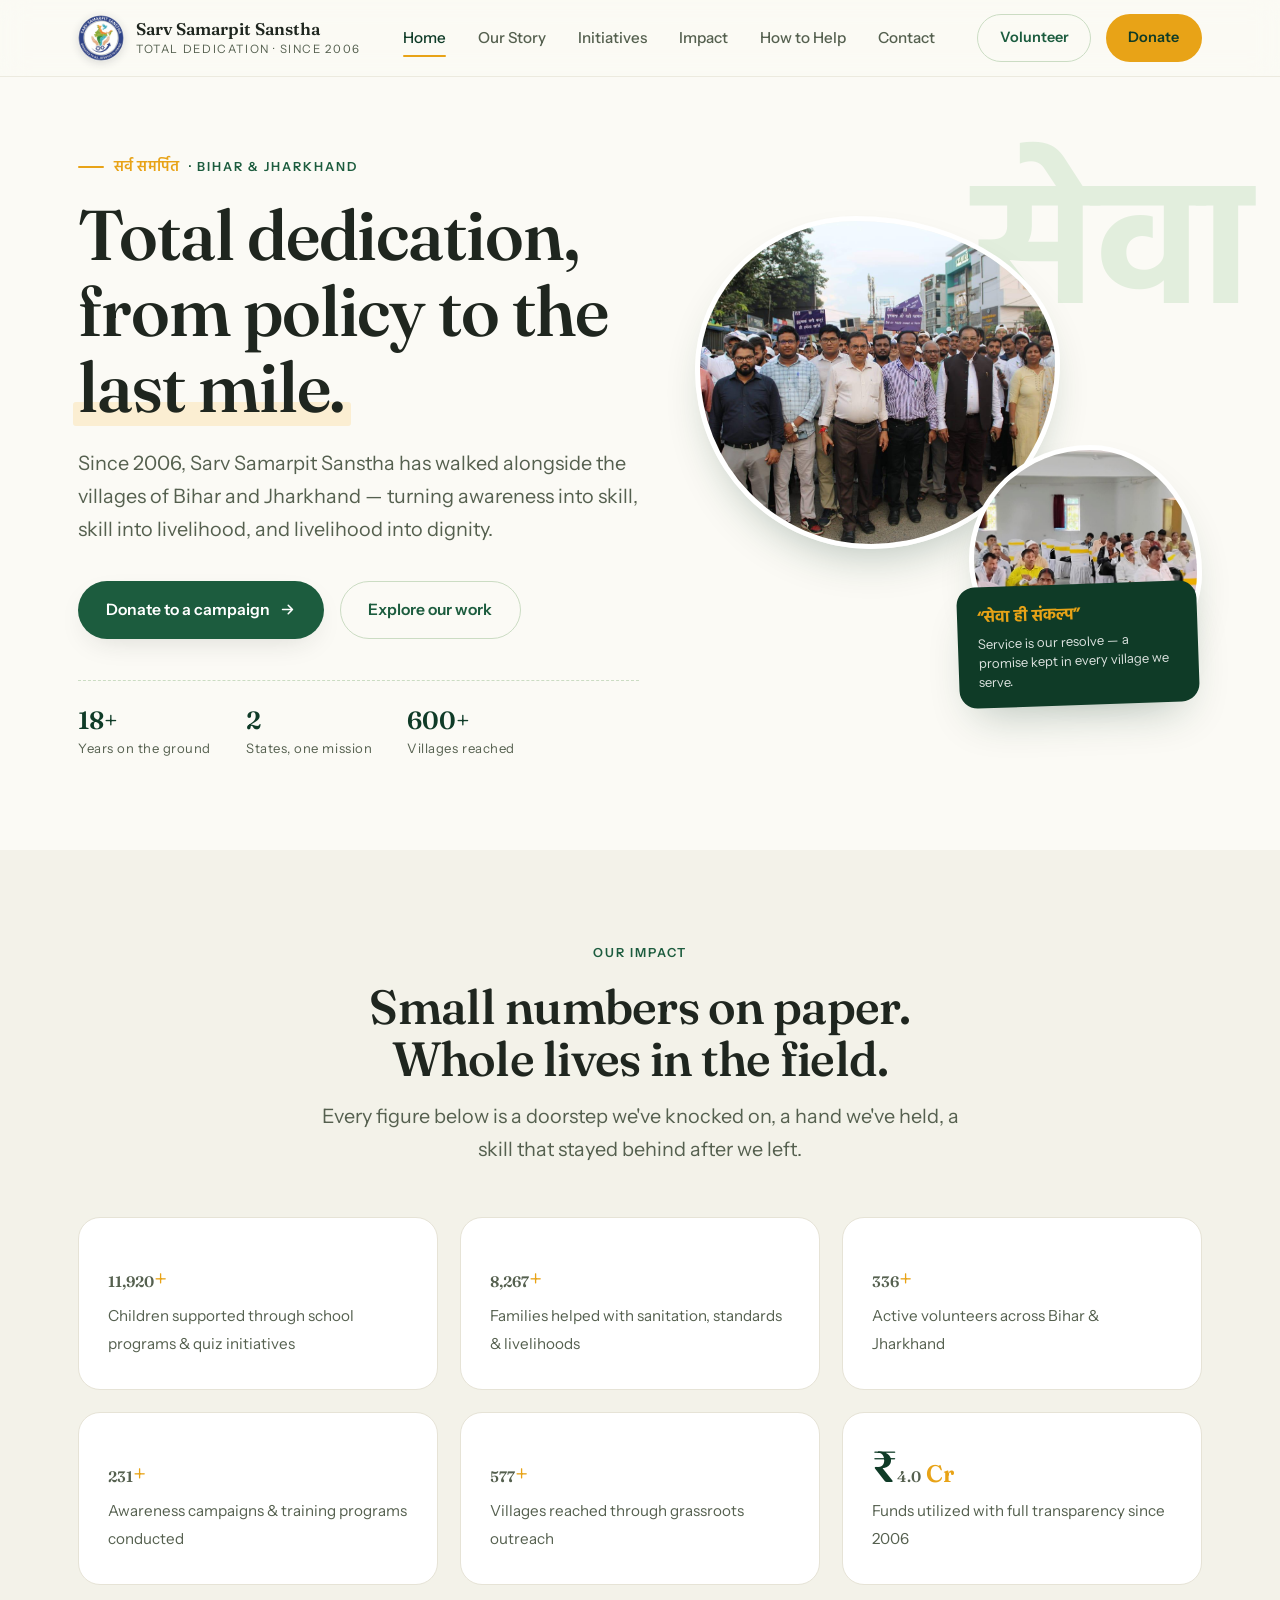
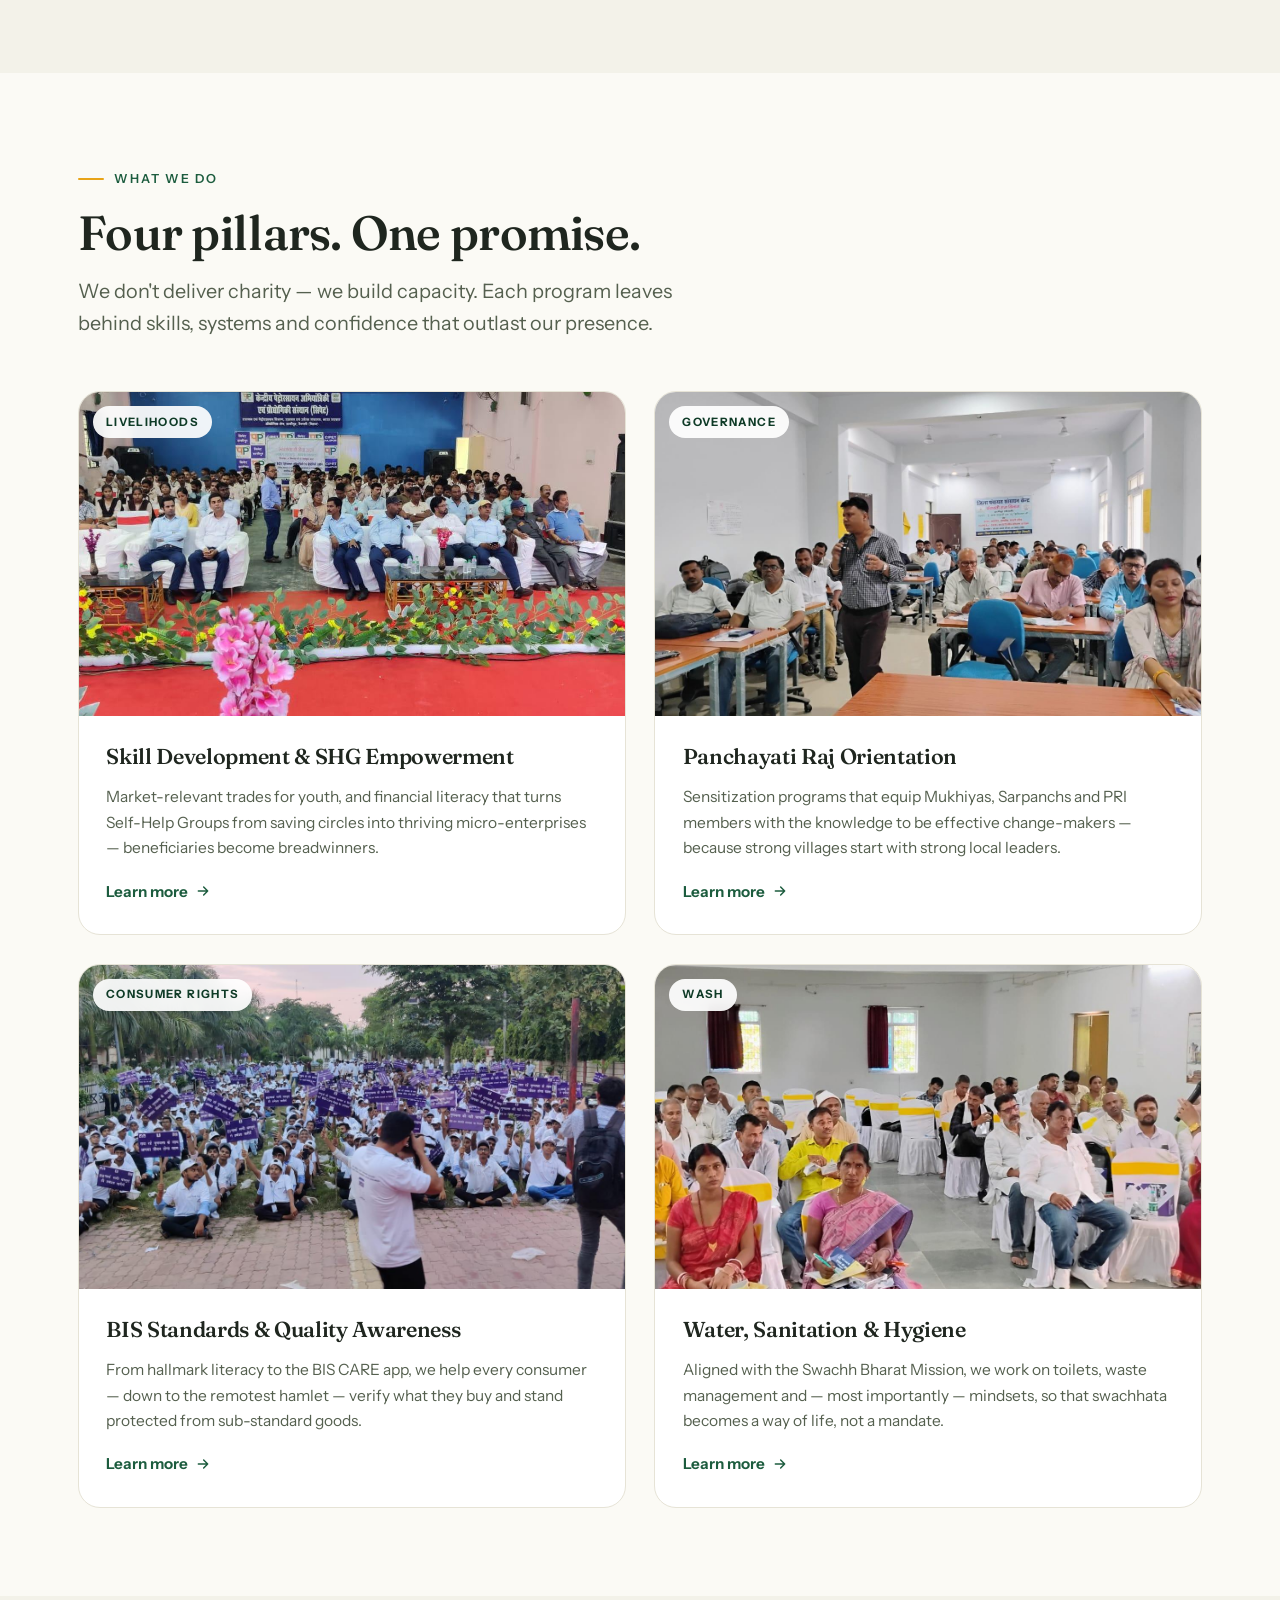
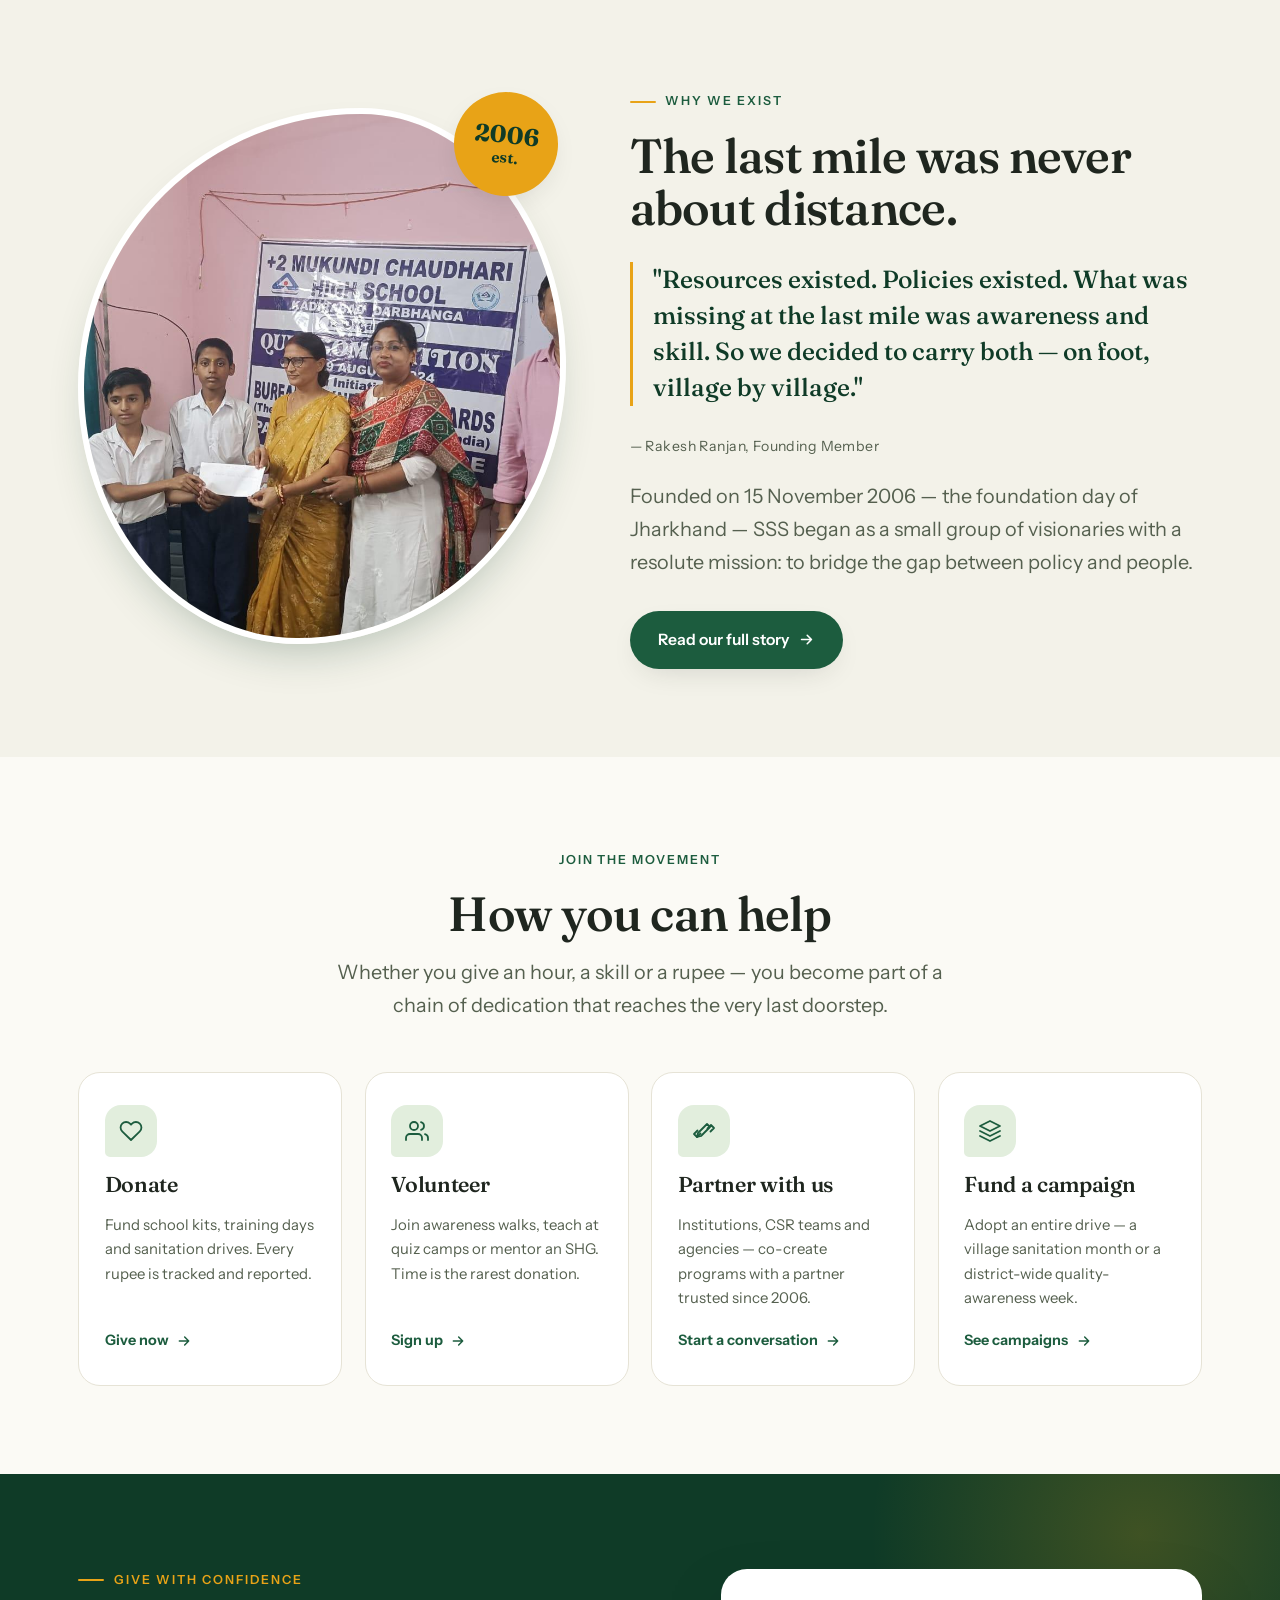
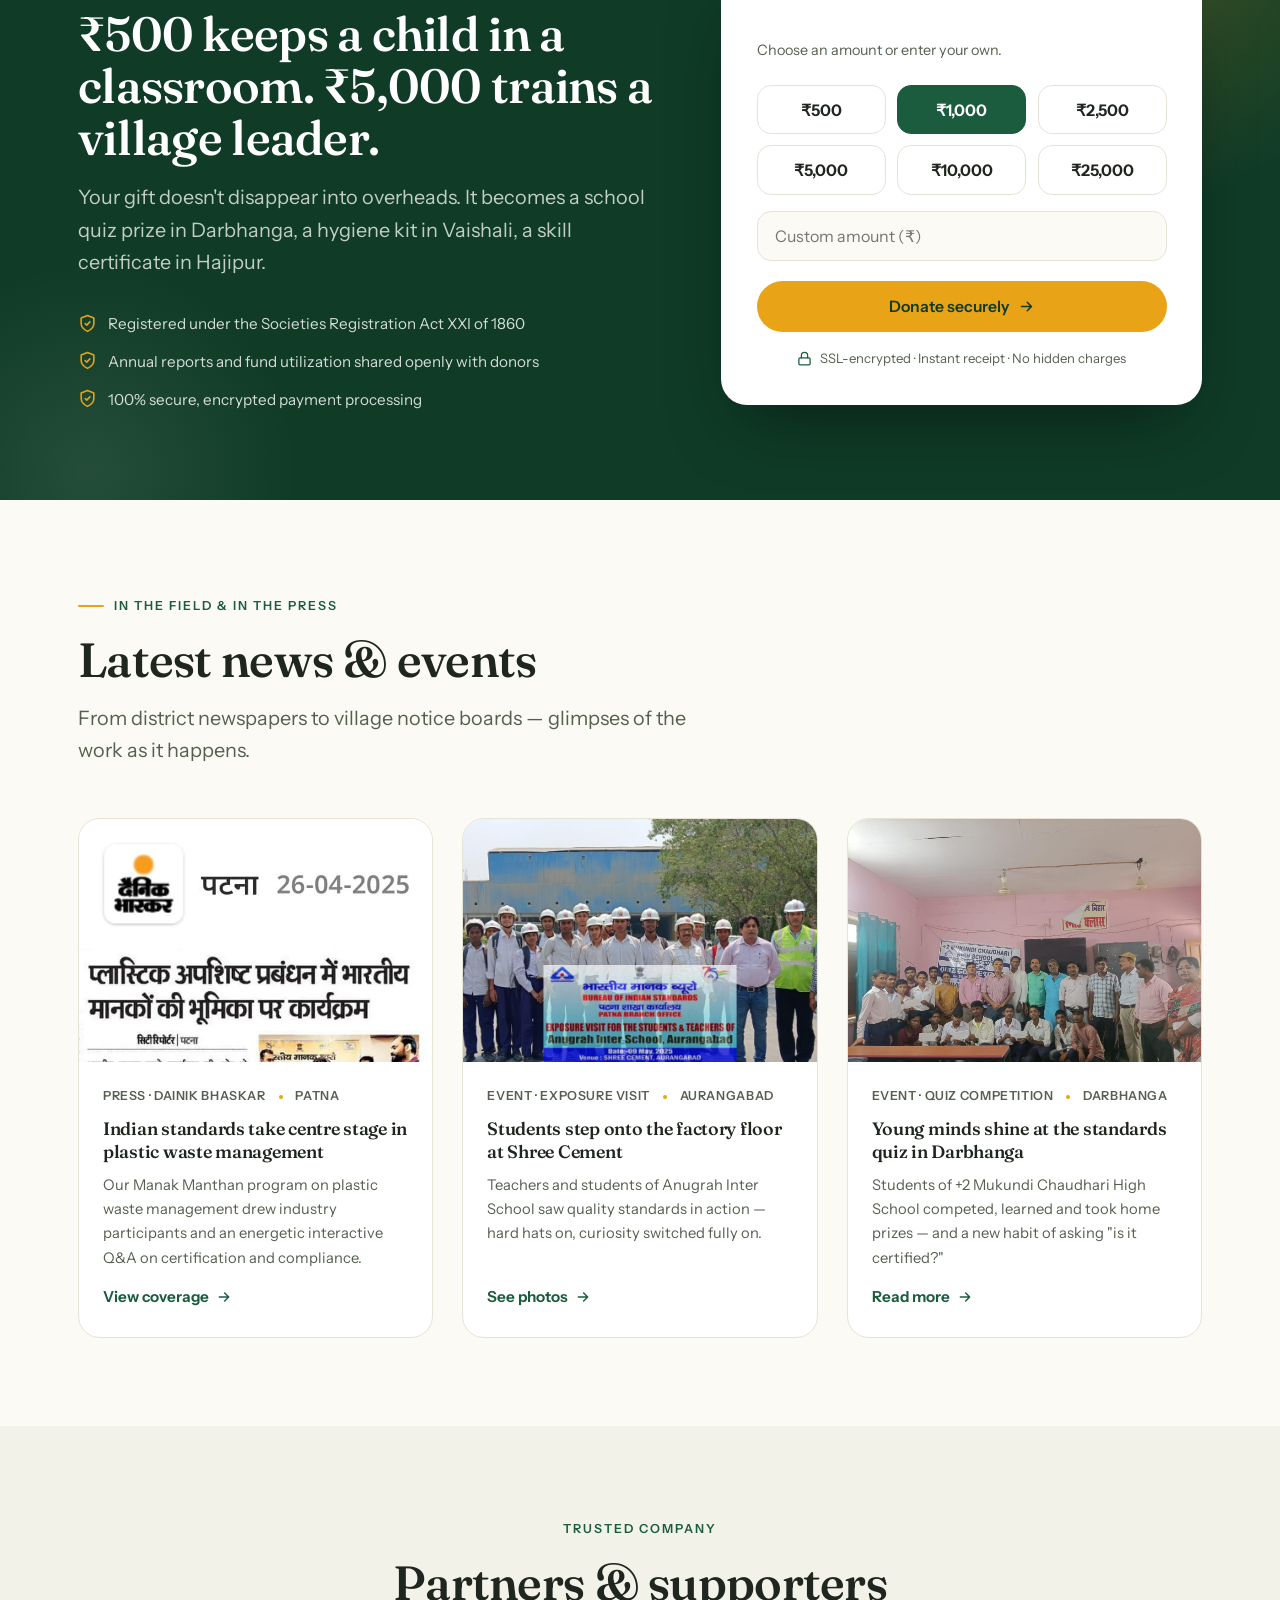
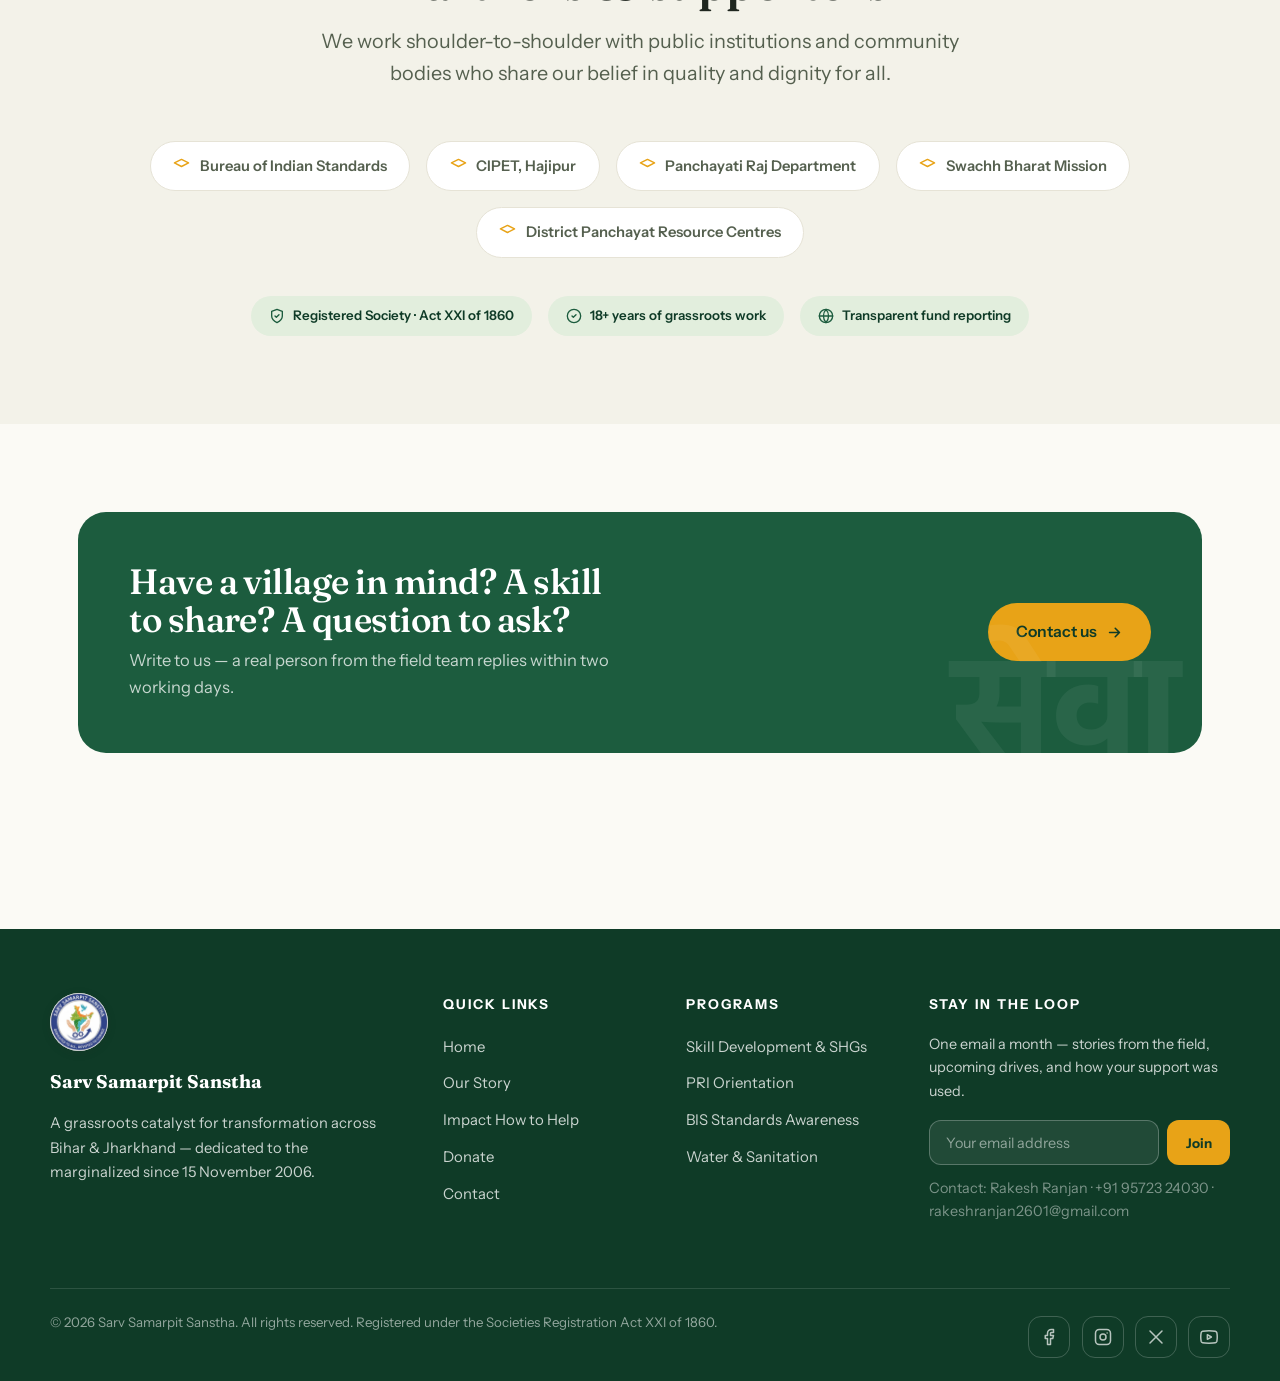
<file: index.html>
<!DOCTYPE html>
<html lang="en">
<head>
<meta charset="UTF-8" />
<meta name="viewport" content="width=device-width, initial-scale=1.0" />
<title>Sarv Samarpit Sanstha — Total Dedication to the Last Mile</title>
<meta name="description" content="Sarv Samarpit Sanstha (SSS) is a grassroots NGO empowering communities across Bihar & Jharkhand since 2006 — through skill development, sanitation, quality standards and local governance." />
<link rel="preconnect" href="https://fonts.googleapis.com" />
<link rel="preconnect" href="https://fonts.gstatic.com" crossorigin />
<link href="https://fonts.googleapis.com/css2?family=Fraunces:opsz,wght@9..144,400;9..144,500;9..144,560;9..144,650&family=Instrument+Sans:wght@400;500;600;700&family=Hind:wght@500;600;700&display=swap" rel="stylesheet" />
<link rel="stylesheet" href="assets/style.css" />
</head>
<body>

<!-- ======== HEADER ======== -->
<header class="site-header">
  <div class="wrap nav">
    <a class="brand" href="index.html" aria-label="Sarv Samarpit Sanstha — home">
      <img class="brand-logo" src="assets/img/logo.png" alt="Sarv Samarpit Sanstha logo" />
      <span class="brand-name">
        <b>Sarv Samarpit Sanstha</b>
        <span>Total dedication · since 2006</span>
      </span>
    </a>
    <nav class="nav-links" aria-label="Primary">
      <a href="index.html">Home</a>
      <a href="about.html">Our Story</a>
      <a href="initiatives.html">Initiatives</a>
      <a href="impact.html">Impact</a>
      <a href="help.html">How to Help</a>
      <a href="contact.html">Contact</a>
    </nav>
    <div class="nav-cta">
      <a class="btn btn-ghost nav-donate" href="help.html#volunteer">Volunteer</a>
      <a class="btn btn-gold nav-donate" href="donate.html">Donate</a>
      <button class="nav-burger" aria-label="Open menu" aria-expanded="false">
        <span></span><span></span><span></span>
      </button>
    </div>
  </div>
  <div class="mobile-menu">
    <a href="index.html">Home</a>
    <a href="about.html">Our Story</a>
    <a href="initiatives.html">Initiatives</a>
    <a href="impact.html">Impact</a>
      <a href="help.html">How to Help</a>
    <a href="contact.html">Contact</a>
    <a class="btn btn-gold" href="donate.html">Donate now</a>
  </div>
</header>

<main>

<!-- ======== HERO ======== -->
<section class="hero">
  <div class="wrap hero-grid">
    <div>
      <span class="eyebrow"><span class="dev">सर्व समर्पित</span> · Bihar &amp; Jharkhand</span>
      <h1>Total dedication, from policy to the <em class="hl">last mile.</em></h1>
      <p class="lede">Since 2006, Sarv Samarpit Sanstha has walked alongside the villages of Bihar and Jharkhand — turning awareness into skill, skill into livelihood, and livelihood into dignity.</p>
      <div class="hero-ctas">
        <a class="btn btn-primary" href="donate.html">
          Donate to a campaign
          <svg viewBox="0 0 24 24" fill="none" stroke="currentColor" stroke-width="2.2" stroke-linecap="round" stroke-linejoin="round"><path d="M5 12h14M13 6l6 6-6 6"/></svg>
        </a>
        <a class="btn btn-ghost" href="initiatives.html">Explore our work</a>
      </div>
      <div class="hero-proof">
        <div><b>18+</b><span>Years on the ground</span></div>
        <div><b>2</b><span>States, one mission</span></div>
        <div><b>600+</b><span>Villages reached</span></div>
      </div>
    </div>

    <div class="hero-collage" aria-hidden="false">
      <span class="hero-dev-watermark" aria-hidden="true">सेवा</span>
      <img class="ph ph-main" src="assets/img/awareness-walk.jpg" alt="Community members and officials leading a quality-awareness walk through a town in Bihar" />
      <img class="ph ph-b" src="assets/img/shg-village-meeting.jpg" alt="Villagers attending a Self-Help Group orientation session" />
      <div class="stamp">
        <span class="dev">“सेवा ही संकल्प”</span>
        <p>Service is our resolve — a promise kept in every village we serve.</p>
      </div>
    </div>
  </div>
</section>

<!-- ======== IMPACT ======== -->
<section class="section tinted impact" id="impact">
  <div class="wrap">
    <div class="section-head center reveal">
      <span class="eyebrow">Our impact</span>
      <h2>Small numbers on paper.<br/>Whole lives in the field.</h2>
      <p class="lede">Every figure below is a doorstep we've knocked on, a hand we've held, a skill that stayed behind after we left.</p>
    </div>
    <div class="impact-grid">
      <div class="stat reveal"><b><span data-count="12400">0</span><span class="unit">+</span></b><span>Children supported through school programs &amp; quiz initiatives</span></div>
      <div class="stat reveal" data-delay="1"><b><span data-count="8600">0</span><span class="unit">+</span></b><span>Families helped with sanitation, standards &amp; livelihoods</span></div>
      <div class="stat reveal" data-delay="2"><b><span data-count="350">0</span><span class="unit">+</span></b><span>Active volunteers across Bihar &amp; Jharkhand</span></div>
      <div class="stat reveal"><b><span data-count="240">0</span><span class="unit">+</span></b><span>Awareness campaigns &amp; training programs conducted</span></div>
      <div class="stat reveal" data-delay="1"><b><span data-count="600">0</span><span class="unit">+</span></b><span>Villages reached through grassroots outreach</span></div>
      <div class="stat reveal" data-delay="2"><b>₹<span data-count="4.2">0</span><span class="unit"> Cr</span></b><span>Funds utilized with full transparency since 2006</span></div>
    </div>
  </div>
</section>

<!-- ======== INITIATIVES ======== -->
<section class="section" id="initiatives">
  <div class="wrap">
    <div class="section-head reveal">
      <span class="eyebrow">What we do</span>
      <h2>Four pillars. One promise.</h2>
      <p class="lede">We don't deliver charity — we build capacity. Each program leaves behind skills, systems and confidence that outlast our presence.</p>
    </div>
    <div class="init-grid">
      <article class="init-card reveal">
        <div class="init-media">
          <img src="assets/img/cipet-auditorium.jpg" alt="Students at a skill development orientation at CIPET, Hajipur" loading="lazy" />
          <span class="init-tag">Livelihoods</span>
        </div>
        <div class="init-body">
          <h3>Skill Development &amp; SHG Empowerment</h3>
          <p>Market-relevant trades for youth, and financial literacy that turns Self-Help Groups from saving circles into thriving micro-enterprises — beneficiaries become breadwinners.</p>
          <a class="link-more" href="initiatives.html#skills">Learn more
            <svg viewBox="0 0 24 24" fill="none" stroke="currentColor" stroke-width="2.2" stroke-linecap="round" stroke-linejoin="round"><path d="M5 12h14M13 6l6 6-6 6"/></svg>
          </a>
        </div>
      </article>

      <article class="init-card reveal" data-delay="1">
        <div class="init-media">
          <img src="assets/img/pri-training.jpg" alt="Panchayati Raj members at a two-day training program in Hajipur" loading="lazy" />
          <span class="init-tag">Governance</span>
        </div>
        <div class="init-body">
          <h3>Panchayati Raj Orientation</h3>
          <p>Sensitization programs that equip Mukhiyas, Sarpanchs and PRI members with the knowledge to be effective change-makers — because strong villages start with strong local leaders.</p>
          <a class="link-more" href="initiatives.html#pri">Learn more
            <svg viewBox="0 0 24 24" fill="none" stroke="currentColor" stroke-width="2.2" stroke-linecap="round" stroke-linejoin="round"><path d="M5 12h14M13 6l6 6-6 6"/></svg>
          </a>
        </div>
      </article>

      <article class="init-card reveal">
        <div class="init-media">
          <img src="assets/img/mass-rally.jpg" alt="Hundreds of young volunteers holding BIS quality-awareness placards at a mass rally" loading="lazy" />
          <span class="init-tag">Consumer rights</span>
        </div>
        <div class="init-body">
          <h3>BIS Standards &amp; Quality Awareness</h3>
          <p>From hallmark literacy to the BIS CARE app, we help every consumer — down to the remotest hamlet — verify what they buy and stand protected from sub-standard goods.</p>
          <a class="link-more" href="initiatives.html#bis">Learn more
            <svg viewBox="0 0 24 24" fill="none" stroke="currentColor" stroke-width="2.2" stroke-linecap="round" stroke-linejoin="round"><path d="M5 12h14M13 6l6 6-6 6"/></svg>
          </a>
        </div>
      </article>

      <article class="init-card reveal" data-delay="1">
        <div class="init-media">
          <img src="assets/img/shg-village-meeting.jpg" alt="Rural men and women attending a Swachh Bharat awareness session" loading="lazy" />
          <span class="init-tag">WASH</span>
        </div>
        <div class="init-body">
          <h3>Water, Sanitation &amp; Hygiene</h3>
          <p>Aligned with the Swachh Bharat Mission, we work on toilets, waste management and — most importantly — mindsets, so that swachhata becomes a way of life, not a mandate.</p>
          <a class="link-more" href="initiatives.html#wash">Learn more
            <svg viewBox="0 0 24 24" fill="none" stroke="currentColor" stroke-width="2.2" stroke-linecap="round" stroke-linejoin="round"><path d="M5 12h14M13 6l6 6-6 6"/></svg>
          </a>
        </div>
      </article>
    </div>
  </div>
</section>

<!-- ======== STORY ======== -->
<section class="section tinted">
  <div class="wrap story">
    <div class="story-media reveal">
      <img src="assets/img/quiz-prize-2.jpg" alt="School students receiving prizes at a BIS quiz competition in Darbhanga" loading="lazy" />
      <div class="badge-year"><span><b>2006</b>est.</span></div>
    </div>
    <div class="reveal" data-delay="1">
      <span class="eyebrow">Why we exist</span>
      <h2>The last mile was never about distance.</h2>
      <blockquote class="pull">"Resources existed. Policies existed. What was missing at the last mile was awareness and skill. So we decided to carry both — on foot, village by village."</blockquote>
      <p class="attribution">— Rakesh Ranjan, Founding Member</p>
      <p class="lede" style="margin-top:1.4rem">Founded on 15 November 2006 — the foundation day of Jharkhand — SSS began as a small group of visionaries with a resolute mission: to bridge the gap between policy and people.</p>
      <a class="btn btn-primary" style="margin-top:2rem" href="about.html">Read our full story
        <svg viewBox="0 0 24 24" fill="none" stroke="currentColor" stroke-width="2.2" stroke-linecap="round" stroke-linejoin="round"><path d="M5 12h14M13 6l6 6-6 6"/></svg>
      </a>
    </div>
  </div>
</section>

<!-- ======== HOW YOU CAN HELP ======== -->
<section class="section" id="volunteer">
  <div class="wrap">
    <div class="section-head center reveal">
      <span class="eyebrow">Join the movement</span>
      <h2>How you can help</h2>
      <p class="lede">Whether you give an hour, a skill or a rupee — you become part of a chain of dedication that reaches the very last doorstep.</p>
    </div>
    <div class="help-grid">
      <div class="help-card reveal">
        <span class="help-icon"><svg viewBox="0 0 24 24" fill="none" stroke="currentColor" stroke-width="1.8" stroke-linecap="round" stroke-linejoin="round"><path d="M20.8 4.6a5.5 5.5 0 0 0-7.8 0L12 5.7l-1-1.1a5.5 5.5 0 0 0-7.8 7.8l1 1L12 21l7.8-7.6 1-1a5.5 5.5 0 0 0 0-7.8z"/></svg></span>
        <h3>Donate</h3>
        <p>Fund school kits, training days and sanitation drives. Every rupee is tracked and reported.</p>
        <a class="link-more" href="donate.html">Give now
          <svg viewBox="0 0 24 24" fill="none" stroke="currentColor" stroke-width="2.2" stroke-linecap="round" stroke-linejoin="round"><path d="M5 12h14M13 6l6 6-6 6"/></svg></a>
      </div>
      <div class="help-card reveal" data-delay="1">
        <span class="help-icon"><svg viewBox="0 0 24 24" fill="none" stroke="currentColor" stroke-width="1.8" stroke-linecap="round" stroke-linejoin="round"><path d="M17 21v-2a4 4 0 0 0-4-4H5a4 4 0 0 0-4 4v2"/><circle cx="9" cy="7" r="4"/><path d="M23 21v-2a4 4 0 0 0-3-3.87M16 3.13a4 4 0 0 1 0 7.75"/></svg></span>
        <h3>Volunteer</h3>
        <p>Join awareness walks, teach at quiz camps or mentor an SHG. Time is the rarest donation.</p>
        <a class="link-more" href="contact.html">Sign up
          <svg viewBox="0 0 24 24" fill="none" stroke="currentColor" stroke-width="2.2" stroke-linecap="round" stroke-linejoin="round"><path d="M5 12h14M13 6l6 6-6 6"/></svg></a>
      </div>
      <div class="help-card reveal" data-delay="2">
        <span class="help-icon"><svg viewBox="0 0 24 24" fill="none" stroke="currentColor" stroke-width="1.8" stroke-linecap="round" stroke-linejoin="round"><path d="M8.5 14.5 5 18l-3-3 3.5-3.5M15.5 9.5 19 6l3 3-3.5 3.5"/><path d="m5 18 4-1 9-9-3-3-9 9-1 4z"/></svg></span>
        <h3>Partner with us</h3>
        <p>Institutions, CSR teams and agencies — co-create programs with a partner trusted since 2006.</p>
        <a class="link-more" href="contact.html">Start a conversation
          <svg viewBox="0 0 24 24" fill="none" stroke="currentColor" stroke-width="2.2" stroke-linecap="round" stroke-linejoin="round"><path d="M5 12h14M13 6l6 6-6 6"/></svg></a>
      </div>
      <div class="help-card reveal" data-delay="3">
        <span class="help-icon"><svg viewBox="0 0 24 24" fill="none" stroke="currentColor" stroke-width="1.8" stroke-linecap="round" stroke-linejoin="round"><path d="M12 2 2 7l10 5 10-5-10-5zM2 17l10 5 10-5M2 12l10 5 10-5"/></svg></span>
        <h3>Fund a campaign</h3>
        <p>Adopt an entire drive — a village sanitation month or a district-wide quality-awareness week.</p>
        <a class="link-more" href="donate.html#campaign">See campaigns
          <svg viewBox="0 0 24 24" fill="none" stroke="currentColor" stroke-width="2.2" stroke-linecap="round" stroke-linejoin="round"><path d="M5 12h14M13 6l6 6-6 6"/></svg></a>
      </div>
    </div>
  </div>
</section>

<!-- ======== DONATE BAND ======== -->
<section class="section forest-band donate-band" id="donate">
  <div class="wrap donate-inner">
    <div class="reveal">
      <span class="eyebrow" style="color:var(--marigold)">Give with confidence</span>
      <h2>₹500 keeps a child in a classroom. ₹5,000 trains a village leader.</h2>
      <p class="lede">Your gift doesn't disappear into overheads. It becomes a school quiz prize in Darbhanga, a hygiene kit in Vaishali, a skill certificate in Hajipur.</p>
      <ul class="donate-trust">
        <li><svg viewBox="0 0 24 24" fill="none" stroke="currentColor" stroke-width="2" stroke-linecap="round" stroke-linejoin="round"><path d="M12 22s8-4 8-10V5l-8-3-8 3v7c0 6 8 10 8 10z"/><path d="m9 12 2 2 4-4"/></svg>
          Registered under the Societies Registration Act XXI of 1860</li>
        <li><svg viewBox="0 0 24 24" fill="none" stroke="currentColor" stroke-width="2" stroke-linecap="round" stroke-linejoin="round"><path d="M12 22s8-4 8-10V5l-8-3-8 3v7c0 6 8 10 8 10z"/><path d="m9 12 2 2 4-4"/></svg>
          Annual reports and fund utilization shared openly with donors</li>
        <li><svg viewBox="0 0 24 24" fill="none" stroke="currentColor" stroke-width="2" stroke-linecap="round" stroke-linejoin="round"><path d="M12 22s8-4 8-10V5l-8-3-8 3v7c0 6 8 10 8 10z"/><path d="m9 12 2 2 4-4"/></svg>
          100% secure, encrypted payment processing</li>
      </ul>
    </div>
    <div class="donate-card reveal" data-delay="1">
      <h3>Make a one-time donation</h3>
      <p class="sub">Choose an amount or enter your own.</p>
      <div class="amounts" role="group" aria-label="Donation amount">
        <button type="button" data-amount="500">₹500</button>
        <button type="button" data-amount="1000" class="sel">₹1,000</button>
        <button type="button" data-amount="2500">₹2,500</button>
        <button type="button" data-amount="5000">₹5,000</button>
        <button type="button" data-amount="10000">₹10,000</button>
        <button type="button" data-amount="25000">₹25,000</button>
      </div>
      <input class="amount-custom" type="number" min="50" placeholder="Custom amount (₹)" aria-label="Custom donation amount in rupees" />
      <button class="btn btn-gold" data-donate-btn type="button">
        Donate securely
        <svg viewBox="0 0 24 24" fill="none" stroke="currentColor" stroke-width="2.2" stroke-linecap="round" stroke-linejoin="round"><path d="M5 12h14M13 6l6 6-6 6"/></svg>
      </button>
      <p class="secure-note">
        <svg viewBox="0 0 24 24" fill="none" stroke="currentColor" stroke-width="2" stroke-linecap="round" stroke-linejoin="round"><rect x="3" y="11" width="18" height="11" rx="2"/><path d="M7 11V7a5 5 0 0 1 10 0v4"/></svg>
        SSL-encrypted · Instant receipt · No hidden charges
      </p>
    </div>
  </div>
</section>

<!-- ======== NEWS ======== -->
<section class="section" id="news">
  <div class="wrap">
    <div class="section-head reveal">
      <span class="eyebrow">In the field &amp; in the press</span>
      <h2>Latest news &amp; events</h2>
      <p class="lede">From district newspapers to village notice boards — glimpses of the work as it happens.</p>
    </div>
    <div class="news-grid">
      <article class="news-card reveal">
        <div class="news-media"><img src="assets/img/news-bhaskar.jpg" alt="Dainik Bhaskar coverage of the plastic waste management standards program in Patna" loading="lazy" /></div>
        <div class="news-body">
          <div class="news-meta"><span>Press · Dainik Bhaskar</span><span class="dot"></span><span>Patna</span></div>
          <h3>Indian standards take centre stage in plastic waste management</h3>
          <p>Our Manak Manthan program on plastic waste management drew industry participants and an energetic interactive Q&amp;A on certification and compliance.</p>
          <a class="link-more" href="initiatives.html#gallery">View coverage
            <svg viewBox="0 0 24 24" fill="none" stroke="currentColor" stroke-width="2.2" stroke-linecap="round" stroke-linejoin="round"><path d="M5 12h14M13 6l6 6-6 6"/></svg></a>
        </div>
      </article>

      <article class="news-card reveal" data-delay="1">
        <div class="news-media"><img src="assets/img/exposure-cement.jpg" alt="Students of Anugrah Inter School on an industrial exposure visit to Shree Cement, Aurangabad" loading="lazy" /></div>
        <div class="news-body">
          <div class="news-meta"><span>Event · Exposure visit</span><span class="dot"></span><span>Aurangabad</span></div>
          <h3>Students step onto the factory floor at Shree Cement</h3>
          <p>Teachers and students of Anugrah Inter School saw quality standards in action — hard hats on, curiosity switched fully on.</p>
          <a class="link-more" href="initiatives.html#gallery">See photos
            <svg viewBox="0 0 24 24" fill="none" stroke="currentColor" stroke-width="2.2" stroke-linecap="round" stroke-linejoin="round"><path d="M5 12h14M13 6l6 6-6 6"/></svg></a>
        </div>
      </article>

      <article class="news-card reveal" data-delay="2">
        <div class="news-media"><img src="assets/img/quiz-group.jpg" alt="Winners and organisers of the quiz competition at Mukundi Chaudhari High School, Darbhanga" loading="lazy" /></div>
        <div class="news-body">
          <div class="news-meta"><span>Event · Quiz competition</span><span class="dot"></span><span>Darbhanga</span></div>
          <h3>Young minds shine at the standards quiz in Darbhanga</h3>
          <p>Students of +2 Mukundi Chaudhari High School competed, learned and took home prizes — and a new habit of asking "is it certified?"</p>
          <a class="link-more" href="initiatives.html#gallery">Read more
            <svg viewBox="0 0 24 24" fill="none" stroke="currentColor" stroke-width="2.2" stroke-linecap="round" stroke-linejoin="round"><path d="M5 12h14M13 6l6 6-6 6"/></svg></a>
        </div>
      </article>
    </div>
  </div>
</section>

<!-- ======== PARTNERS ======== -->
<section class="section tinted">
  <div class="wrap">
    <div class="section-head center reveal">
      <span class="eyebrow">Trusted company</span>
      <h2>Partners &amp; supporters</h2>
      <p class="lede">We work shoulder-to-shoulder with public institutions and community bodies who share our belief in quality and dignity for all.</p>
    </div>
    <div class="partner-row reveal">
      <span class="partner-chip"><svg viewBox="0 0 24 24" fill="none" stroke="currentColor" stroke-width="2" stroke-linecap="round" stroke-linejoin="round"><path d="M12 2 2 7l10 5 10-5-10-5z"/></svg>Bureau of Indian Standards</span>
      <span class="partner-chip"><svg viewBox="0 0 24 24" fill="none" stroke="currentColor" stroke-width="2" stroke-linecap="round" stroke-linejoin="round"><path d="M12 2 2 7l10 5 10-5-10-5z"/></svg>CIPET, Hajipur</span>
      <span class="partner-chip"><svg viewBox="0 0 24 24" fill="none" stroke="currentColor" stroke-width="2" stroke-linecap="round" stroke-linejoin="round"><path d="M12 2 2 7l10 5 10-5-10-5z"/></svg>Panchayati Raj Department</span>
      <span class="partner-chip"><svg viewBox="0 0 24 24" fill="none" stroke="currentColor" stroke-width="2" stroke-linecap="round" stroke-linejoin="round"><path d="M12 2 2 7l10 5 10-5-10-5z"/></svg>Swachh Bharat Mission</span>
      <span class="partner-chip"><svg viewBox="0 0 24 24" fill="none" stroke="currentColor" stroke-width="2" stroke-linecap="round" stroke-linejoin="round"><path d="M12 2 2 7l10 5 10-5-10-5z"/></svg>District Panchayat Resource Centres</span>
    </div>
    <div class="trust-badges reveal" data-delay="1">
      <span class="trust-badge"><svg viewBox="0 0 24 24" fill="none" stroke="currentColor" stroke-width="2" stroke-linecap="round" stroke-linejoin="round"><path d="M12 22s8-4 8-10V5l-8-3-8 3v7c0 6 8 10 8 10z"/><path d="m9 12 2 2 4-4"/></svg>Registered Society · Act XXI of 1860</span>
      <span class="trust-badge"><svg viewBox="0 0 24 24" fill="none" stroke="currentColor" stroke-width="2" stroke-linecap="round" stroke-linejoin="round"><circle cx="12" cy="12" r="10"/><path d="m9 12 2 2 4-4"/></svg>18+ years of grassroots work</span>
      <span class="trust-badge"><svg viewBox="0 0 24 24" fill="none" stroke="currentColor" stroke-width="2" stroke-linecap="round" stroke-linejoin="round"><path d="M2 12h20M12 2a15 15 0 0 1 0 20 15 15 0 0 1 0-20z"/><circle cx="12" cy="12" r="10"/></svg>Transparent fund reporting</span>
    </div>
  </div>
</section>

<!-- ======== CONTACT CTA ======== -->
<section class="section">
  <div class="wrap">
    <div class="cta-strip reveal">
      <div>
        <h2>Have a village in mind? A skill to share? A question to ask?</h2>
        <p>Write to us — a real person from the field team replies within two working days.</p>
      </div>
      <a class="btn btn-gold" href="contact.html">Contact us
        <svg viewBox="0 0 24 24" fill="none" stroke="currentColor" stroke-width="2.2" stroke-linecap="round" stroke-linejoin="round"><path d="M5 12h14M13 6l6 6-6 6"/></svg>
      </a>
    </div>
  </div>
</section>

</main>

<!-- ======== FOOTER ======== -->
<footer class="site-footer">
  <div class="wrap footer-top">
    <div class="footer-brand">
      <img class="brand-logo" src="assets/img/logo.png" alt="Sarv Samarpit Sanstha logo" />
      <b style="font-family:var(--font-display);color:#fff;font-size:1.15rem">Sarv Samarpit Sanstha</b>
      <p>A grassroots catalyst for transformation across Bihar &amp; Jharkhand — dedicated to the marginalized since 15 November 2006.</p>
    </div>
    <div>
      <h4>Quick links</h4>
      <ul>
        <li><a href="index.html">Home</a></li>
        <li><a href="about.html">Our Story</a></li>
        <li><a href="impact.html">Impact</a>
      <a href="help.html">How to Help</a></li>
        <li><a href="donate.html">Donate</a></li>
        <li><a href="contact.html">Contact</a></li>
      </ul>
    </div>
    <div>
      <h4>Programs</h4>
      <ul>
        <li><a href="initiatives.html#skills">Skill Development &amp; SHGs</a></li>
        <li><a href="initiatives.html#pri">PRI Orientation</a></li>
        <li><a href="initiatives.html#bis">BIS Standards Awareness</a></li>
        <li><a href="initiatives.html#wash">Water &amp; Sanitation</a></li>
      </ul>
    </div>
    <div class="newsletter">
      <h4>Stay in the loop</h4>
      <p>One email a month — stories from the field, upcoming drives, and how your support was used.</p>
      <form class="newsletter-form" data-demo="Thank you! You're on the list.">
        <input type="email" required placeholder="Your email address" aria-label="Email address" />
        <button type="submit">Join</button>
      </form>
      <p class="footer-note">Contact: Rakesh Ranjan · +91 95723 24030 · rakeshranjan2601@gmail.com</p>
    </div>
  </div>
  <div class="wrap footer-bottom">
    <span>© 2026 Sarv Samarpit Sanstha. All rights reserved. Registered under the Societies Registration Act XXI of 1860.</span>
    <div class="socials">
      <a href="#" aria-label="Facebook"><svg viewBox="0 0 24 24" fill="none" stroke="currentColor" stroke-width="2" stroke-linecap="round" stroke-linejoin="round"><path d="M18 2h-3a5 5 0 0 0-5 5v3H7v4h3v8h4v-8h3l1-4h-4V7a1 1 0 0 1 1-1h3z"/></svg></a>
      <a href="#" aria-label="Instagram"><svg viewBox="0 0 24 24" fill="none" stroke="currentColor" stroke-width="2" stroke-linecap="round" stroke-linejoin="round"><rect x="2" y="2" width="20" height="20" rx="5"/><circle cx="12" cy="12" r="4"/><path d="M17.5 6.5h.01"/></svg></a>
      <a href="#" aria-label="X (Twitter)"><svg viewBox="0 0 24 24" fill="none" stroke="currentColor" stroke-width="2" stroke-linecap="round" stroke-linejoin="round"><path d="m4 4 16 16M20 4 4 20"/></svg></a>
      <a href="#" aria-label="YouTube"><svg viewBox="0 0 24 24" fill="none" stroke="currentColor" stroke-width="2" stroke-linecap="round" stroke-linejoin="round"><path d="M22.5 6.4a3 3 0 0 0-2.1-2.1C18.5 3.8 12 3.8 12 3.8s-6.5 0-8.4.5A3 3 0 0 0 1.5 6.4 31 31 0 0 0 1 12a31 31 0 0 0 .5 5.6 3 3 0 0 0 2.1 2.1c1.9.5 8.4.5 8.4.5s6.5 0 8.4-.5a3 3 0 0 0 2.1-2.1A31 31 0 0 0 23 12a31 31 0 0 0-.5-5.6z"/><path d="m9.8 15.1 5.4-3.1-5.4-3.1v6.2z"/></svg></a>
    </div>
  </div>
</footer>

<script src="assets/script.js"></script>
</body>
</html>
</file>
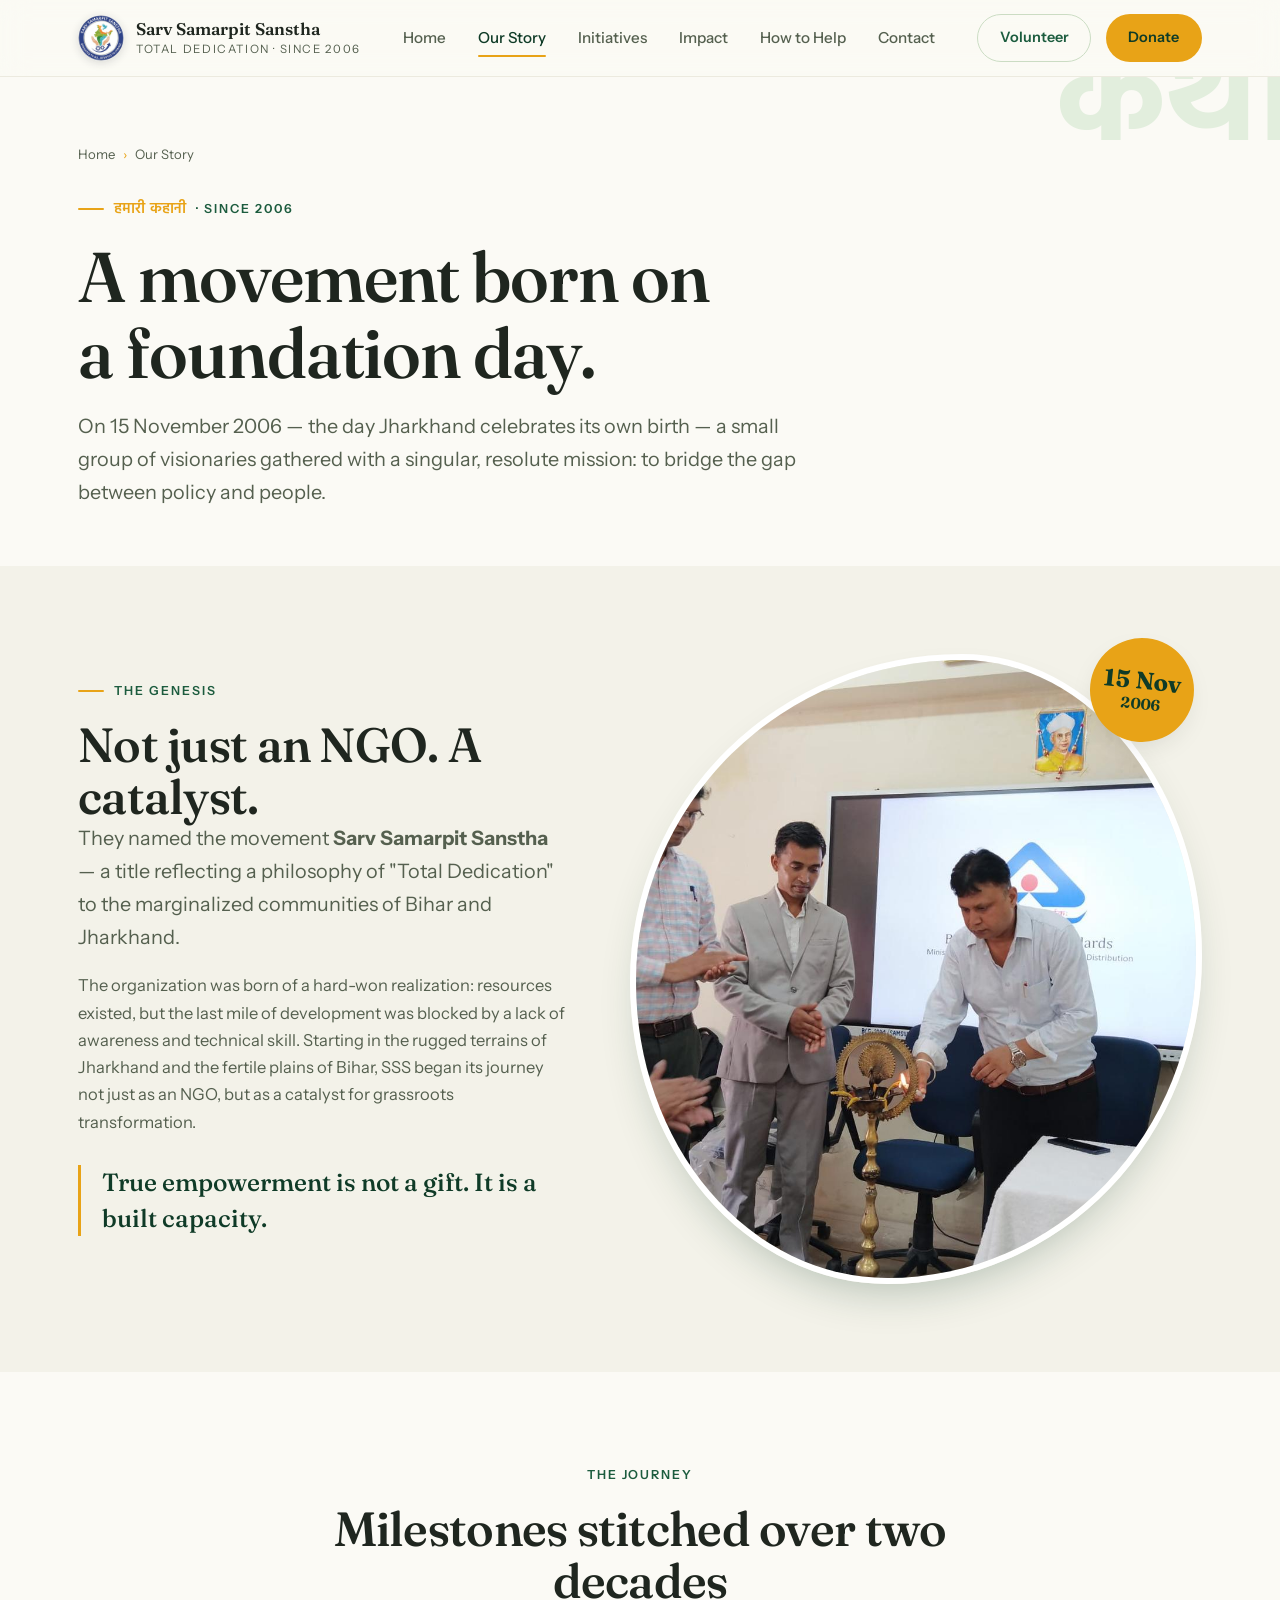
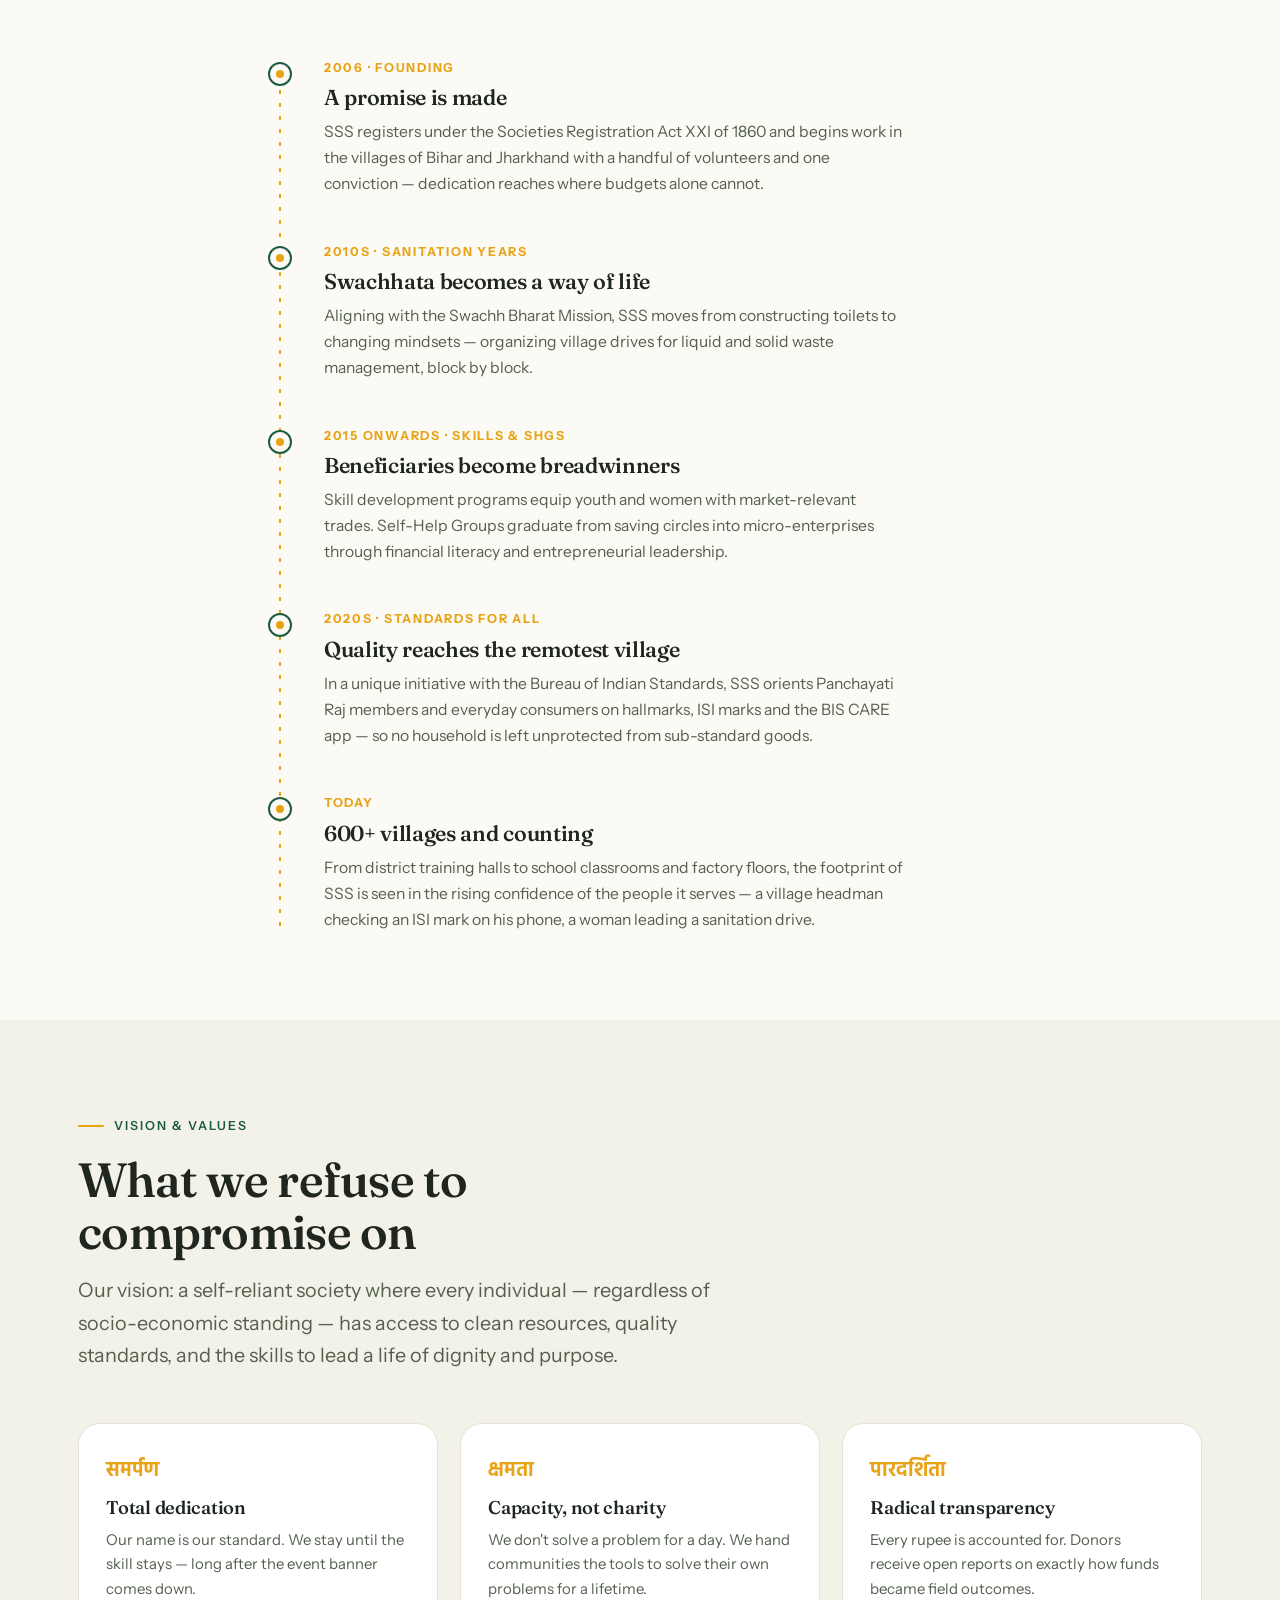
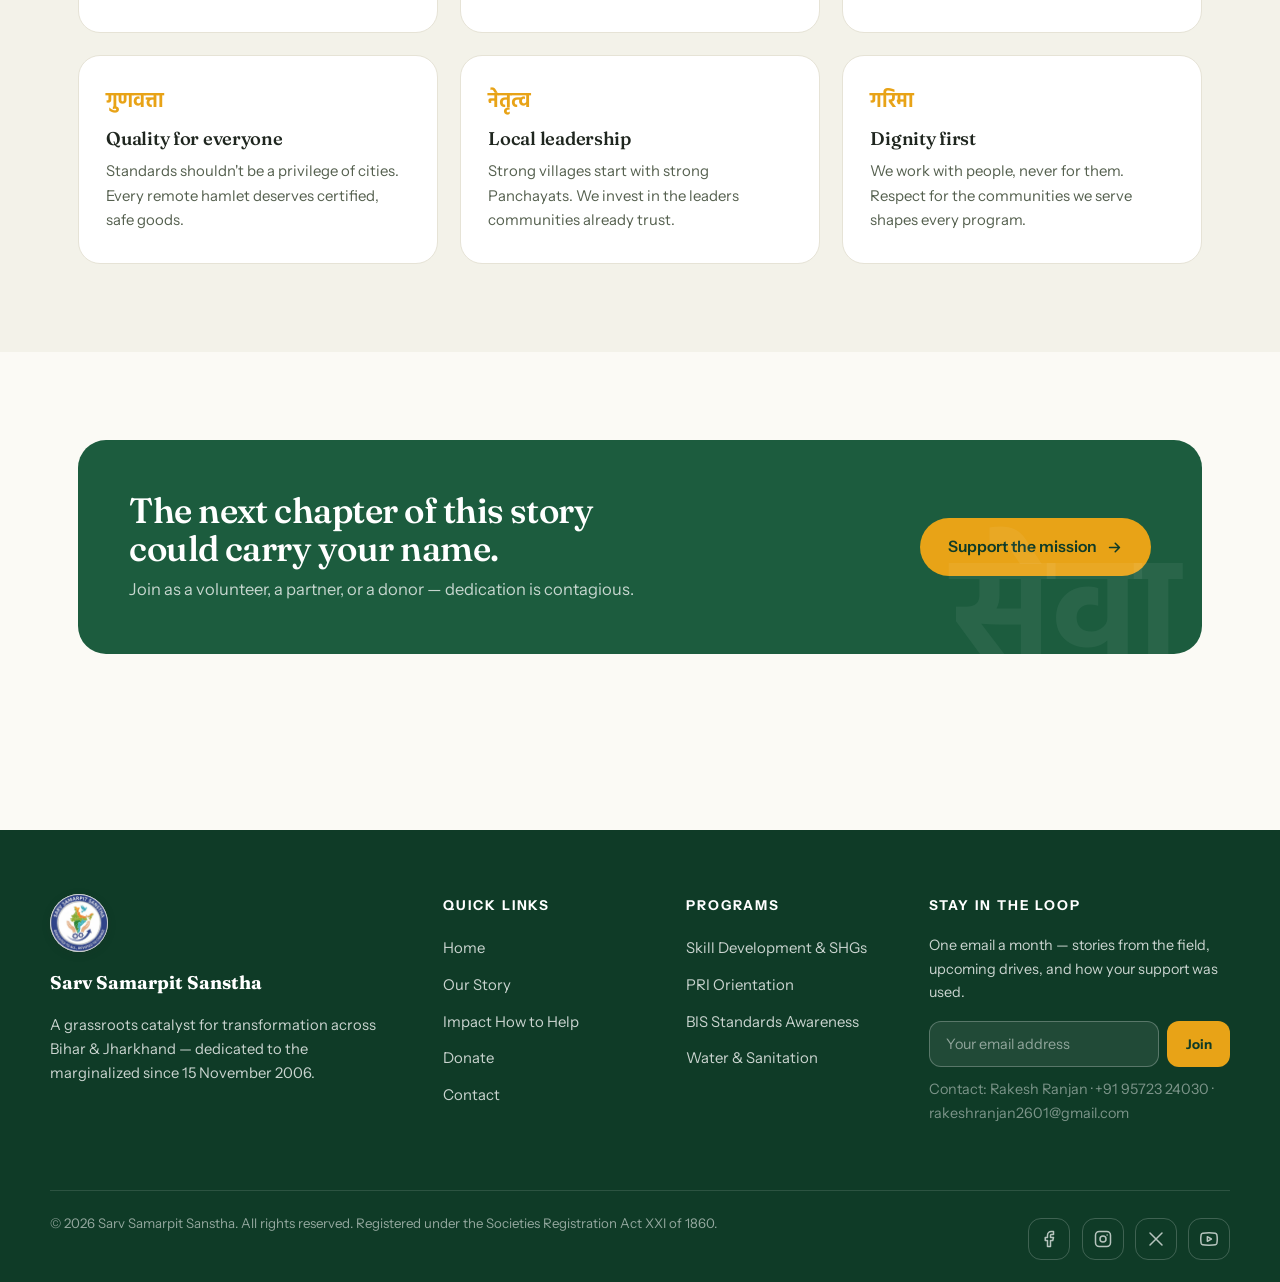
<file: about.html>
<!DOCTYPE html>
<html lang="en">
<head>
<meta charset="UTF-8" />
<meta name="viewport" content="width=device-width, initial-scale=1.0" />
<title>Our Story — Sarv Samarpit Sanstha</title>
<meta name="description" content="The genesis of Sarv Samarpit Sanstha — founded on 15 November 2006 to bridge the gap between policy and people in Bihar & Jharkhand." />
<link rel="preconnect" href="https://fonts.googleapis.com" />
<link rel="preconnect" href="https://fonts.gstatic.com" crossorigin />
<link href="https://fonts.googleapis.com/css2?family=Fraunces:opsz,wght@9..144,400;9..144,500;9..144,560;9..144,650&family=Instrument+Sans:wght@400;500;600;700&family=Hind:wght@500;600;700&display=swap" rel="stylesheet" />
<link rel="stylesheet" href="assets/style.css" />
</head>
<body>

<header class="site-header">
  <div class="wrap nav">
    <a class="brand" href="index.html" aria-label="Sarv Samarpit Sanstha — home">
      <img class="brand-logo" src="assets/img/logo.png" alt="Sarv Samarpit Sanstha logo" />
      <span class="brand-name"><b>Sarv Samarpit Sanstha</b><span>Total dedication · since 2006</span></span>
    </a>
    <nav class="nav-links" aria-label="Primary">
      <a href="index.html">Home</a>
      <a href="about.html">Our Story</a>
      <a href="initiatives.html">Initiatives</a>
      <a href="impact.html">Impact</a>
      <a href="help.html">How to Help</a>
      <a href="contact.html">Contact</a>
    </nav>
    <div class="nav-cta">
      <a class="btn btn-ghost nav-donate" href="help.html#volunteer">Volunteer</a>
      <a class="btn btn-gold nav-donate" href="donate.html">Donate</a>
      <button class="nav-burger" aria-label="Open menu" aria-expanded="false"><span></span><span></span><span></span></button>
    </div>
  </div>
  <div class="mobile-menu">
    <a href="index.html">Home</a>
    <a href="about.html">Our Story</a>
    <a href="initiatives.html">Initiatives</a>
    <a href="impact.html">Impact</a>
      <a href="help.html">How to Help</a>
    <a href="contact.html">Contact</a>
    <a class="btn btn-gold" href="donate.html">Donate now</a>
  </div>
</header>

<main>

<section class="page-hero">
  <span class="hero-dev-watermark" aria-hidden="true">कथा</span>
  <div class="wrap">
    <p class="crumbs"><a href="index.html">Home</a><span>›</span>Our Story</p>
    <span class="eyebrow"><span class="dev">हमारी कहानी</span> · Since 2006</span>
    <h1>A movement born on a foundation day.</h1>
    <p class="lede">On 15 November 2006 — the day Jharkhand celebrates its own birth — a small group of visionaries gathered with a singular, resolute mission: to bridge the gap between policy and people.</p>
  </div>
</section>

<section class="section tinted">
  <div class="wrap story">
    <div class="reveal">
      <span class="eyebrow">The genesis</span>
      <h2>Not just an NGO. A catalyst.</h2>
      <p class="lede" style="margin-bottom:1.2rem">They named the movement <strong>Sarv Samarpit Sanstha</strong> — a title reflecting a philosophy of "Total Dedication" to the marginalized communities of Bihar and Jharkhand.</p>
      <p style="color:var(--ink-soft)">The organization was born of a hard-won realization: resources existed, but the last mile of development was blocked by a lack of awareness and technical skill. Starting in the rugged terrains of Jharkhand and the fertile plains of Bihar, SSS began its journey not just as an NGO, but as a catalyst for grassroots transformation.</p>
      <blockquote class="pull">True empowerment is not a gift. It is a built capacity.</blockquote>
    </div>
    <div class="story-media reveal" data-delay="1">
      <img src="assets/img/lamp-lighting.jpg" alt="Lighting of the ceremonial lamp at a Bureau of Indian Standards program" loading="lazy" />
      <div class="badge-year"><span><b>15 Nov</b>2006</span></div>
    </div>
  </div>
</section>

<section class="section">
  <div class="wrap">
    <div class="section-head center reveal">
      <span class="eyebrow">The journey</span>
      <h2>Milestones stitched over two decades</h2>
    </div>
    <div class="timeline">
      <div class="tl-item reveal">
        <span class="tl-dot" aria-hidden="true"></span>
        <span class="when">2006 · Founding</span>
        <h3>A promise is made</h3>
        <p>SSS registers under the Societies Registration Act XXI of 1860 and begins work in the villages of Bihar and Jharkhand with a handful of volunteers and one conviction — dedication reaches where budgets alone cannot.</p>
      </div>
      <div class="tl-item reveal">
        <span class="tl-dot" aria-hidden="true"></span>
        <span class="when">2010s · Sanitation years</span>
        <h3>Swachhata becomes a way of life</h3>
        <p>Aligning with the Swachh Bharat Mission, SSS moves from constructing toilets to changing mindsets — organizing village drives for liquid and solid waste management, block by block.</p>
      </div>
      <div class="tl-item reveal">
        <span class="tl-dot" aria-hidden="true"></span>
        <span class="when">2015 onwards · Skills &amp; SHGs</span>
        <h3>Beneficiaries become breadwinners</h3>
        <p>Skill development programs equip youth and women with market-relevant trades. Self-Help Groups graduate from saving circles into micro-enterprises through financial literacy and entrepreneurial leadership.</p>
      </div>
      <div class="tl-item reveal">
        <span class="tl-dot" aria-hidden="true"></span>
        <span class="when">2020s · Standards for all</span>
        <h3>Quality reaches the remotest village</h3>
        <p>In a unique initiative with the Bureau of Indian Standards, SSS orients Panchayati Raj members and everyday consumers on hallmarks, ISI marks and the BIS CARE app — so no household is left unprotected from sub-standard goods.</p>
      </div>
      <div class="tl-item reveal">
        <span class="tl-dot" aria-hidden="true"></span>
        <span class="when">Today</span>
        <h3>600+ villages and counting</h3>
        <p>From district training halls to school classrooms and factory floors, the footprint of SSS is seen in the rising confidence of the people it serves — a village headman checking an ISI mark on his phone, a woman leading a sanitation drive.</p>
      </div>
    </div>
  </div>
</section>

<section class="section tinted">
  <div class="wrap">
    <div class="section-head reveal">
      <span class="eyebrow">Vision &amp; values</span>
      <h2>What we refuse to compromise on</h2>
      <p class="lede">Our vision: a self-reliant society where every individual — regardless of socio-economic standing — has access to clean resources, quality standards, and the skills to lead a life of dignity and purpose.</p>
    </div>
    <div class="values-grid">
      <div class="value-card reveal">
        <span class="dev">समर्पण</span>
        <h3>Total dedication</h3>
        <p>Our name is our standard. We stay until the skill stays — long after the event banner comes down.</p>
      </div>
      <div class="value-card reveal" data-delay="1">
        <span class="dev">क्षमता</span>
        <h3>Capacity, not charity</h3>
        <p>We don't solve a problem for a day. We hand communities the tools to solve their own problems for a lifetime.</p>
      </div>
      <div class="value-card reveal" data-delay="2">
        <span class="dev">पारदर्शिता</span>
        <h3>Radical transparency</h3>
        <p>Every rupee is accounted for. Donors receive open reports on exactly how funds became field outcomes.</p>
      </div>
      <div class="value-card reveal">
        <span class="dev">गुणवत्ता</span>
        <h3>Quality for everyone</h3>
        <p>Standards shouldn't be a privilege of cities. Every remote hamlet deserves certified, safe goods.</p>
      </div>
      <div class="value-card reveal" data-delay="1">
        <span class="dev">नेतृत्व</span>
        <h3>Local leadership</h3>
        <p>Strong villages start with strong Panchayats. We invest in the leaders communities already trust.</p>
      </div>
      <div class="value-card reveal" data-delay="2">
        <span class="dev">गरिमा</span>
        <h3>Dignity first</h3>
        <p>We work with people, never for them. Respect for the communities we serve shapes every program.</p>
      </div>
    </div>
  </div>
</section>

<section class="section">
  <div class="wrap">
    <div class="cta-strip reveal">
      <div>
        <h2>The next chapter of this story could carry your name.</h2>
        <p>Join as a volunteer, a partner, or a donor — dedication is contagious.</p>
      </div>
      <a class="btn btn-gold" href="donate.html">Support the mission
        <svg viewBox="0 0 24 24" fill="none" stroke="currentColor" stroke-width="2.2" stroke-linecap="round" stroke-linejoin="round"><path d="M5 12h14M13 6l6 6-6 6"/></svg>
      </a>
    </div>
  </div>
</section>

</main>

<footer class="site-footer">
  <div class="wrap footer-top">
    <div class="footer-brand">
      <img class="brand-logo" src="assets/img/logo.png" alt="Sarv Samarpit Sanstha logo" />
      <b style="font-family:var(--font-display);color:#fff;font-size:1.15rem">Sarv Samarpit Sanstha</b>
      <p>A grassroots catalyst for transformation across Bihar &amp; Jharkhand — dedicated to the marginalized since 15 November 2006.</p>
    </div>
    <div>
      <h4>Quick links</h4>
      <ul>
        <li><a href="index.html">Home</a></li>
        <li><a href="about.html">Our Story</a></li>
        <li><a href="impact.html">Impact</a>
      <a href="help.html">How to Help</a></li>
        <li><a href="donate.html">Donate</a></li>
        <li><a href="contact.html">Contact</a></li>
      </ul>
    </div>
    <div>
      <h4>Programs</h4>
      <ul>
        <li><a href="initiatives.html#skills">Skill Development &amp; SHGs</a></li>
        <li><a href="initiatives.html#pri">PRI Orientation</a></li>
        <li><a href="initiatives.html#bis">BIS Standards Awareness</a></li>
        <li><a href="initiatives.html#wash">Water &amp; Sanitation</a></li>
      </ul>
    </div>
    <div class="newsletter">
      <h4>Stay in the loop</h4>
      <p>One email a month — stories from the field, upcoming drives, and how your support was used.</p>
      <form class="newsletter-form" data-demo="Thank you! You're on the list.">
        <input type="email" required placeholder="Your email address" aria-label="Email address" />
        <button type="submit">Join</button>
      </form>
      <p class="footer-note">Contact: Rakesh Ranjan · +91 95723 24030 · rakeshranjan2601@gmail.com</p>
    </div>
  </div>
  <div class="wrap footer-bottom">
    <span>© 2026 Sarv Samarpit Sanstha. All rights reserved. Registered under the Societies Registration Act XXI of 1860.</span>
    <div class="socials">
      <a href="#" aria-label="Facebook"><svg viewBox="0 0 24 24" fill="none" stroke="currentColor" stroke-width="2" stroke-linecap="round" stroke-linejoin="round"><path d="M18 2h-3a5 5 0 0 0-5 5v3H7v4h3v8h4v-8h3l1-4h-4V7a1 1 0 0 1 1-1h3z"/></svg></a>
      <a href="#" aria-label="Instagram"><svg viewBox="0 0 24 24" fill="none" stroke="currentColor" stroke-width="2" stroke-linecap="round" stroke-linejoin="round"><rect x="2" y="2" width="20" height="20" rx="5"/><circle cx="12" cy="12" r="4"/><path d="M17.5 6.5h.01"/></svg></a>
      <a href="#" aria-label="X (Twitter)"><svg viewBox="0 0 24 24" fill="none" stroke="currentColor" stroke-width="2" stroke-linecap="round" stroke-linejoin="round"><path d="m4 4 16 16M20 4 4 20"/></svg></a>
      <a href="#" aria-label="YouTube"><svg viewBox="0 0 24 24" fill="none" stroke="currentColor" stroke-width="2" stroke-linecap="round" stroke-linejoin="round"><path d="M22.5 6.4a3 3 0 0 0-2.1-2.1C18.5 3.8 12 3.8 12 3.8s-6.5 0-8.4.5A3 3 0 0 0 1.5 6.4 31 31 0 0 0 1 12a31 31 0 0 0 .5 5.6 3 3 0 0 0 2.1 2.1c1.9.5 8.4.5 8.4.5s6.5 0 8.4-.5a3 3 0 0 0 2.1-2.1A31 31 0 0 0 23 12a31 31 0 0 0-.5-5.6z"/><path d="m9.8 15.1 5.4-3.1-5.4-3.1v6.2z"/></svg></a>
    </div>
  </div>
</footer>

<script src="assets/script.js"></script>
</body>
</html>
</file>
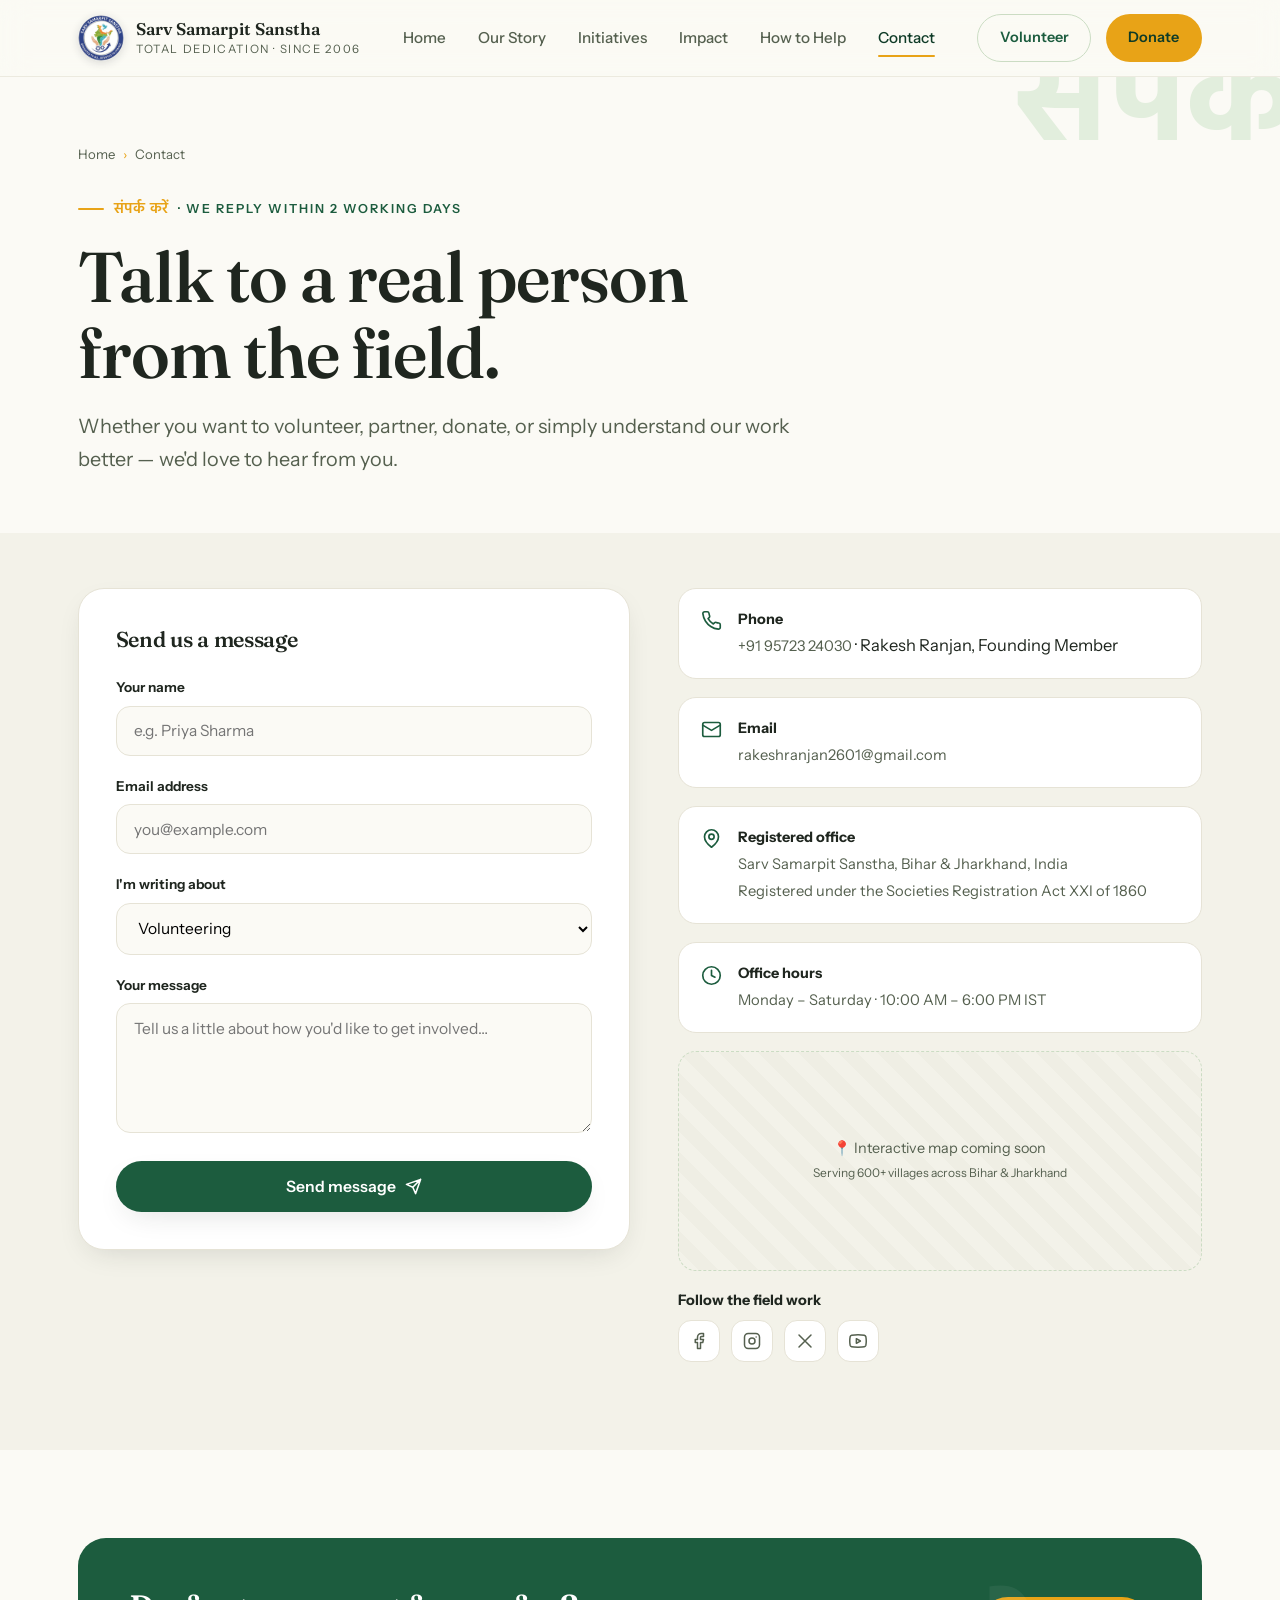
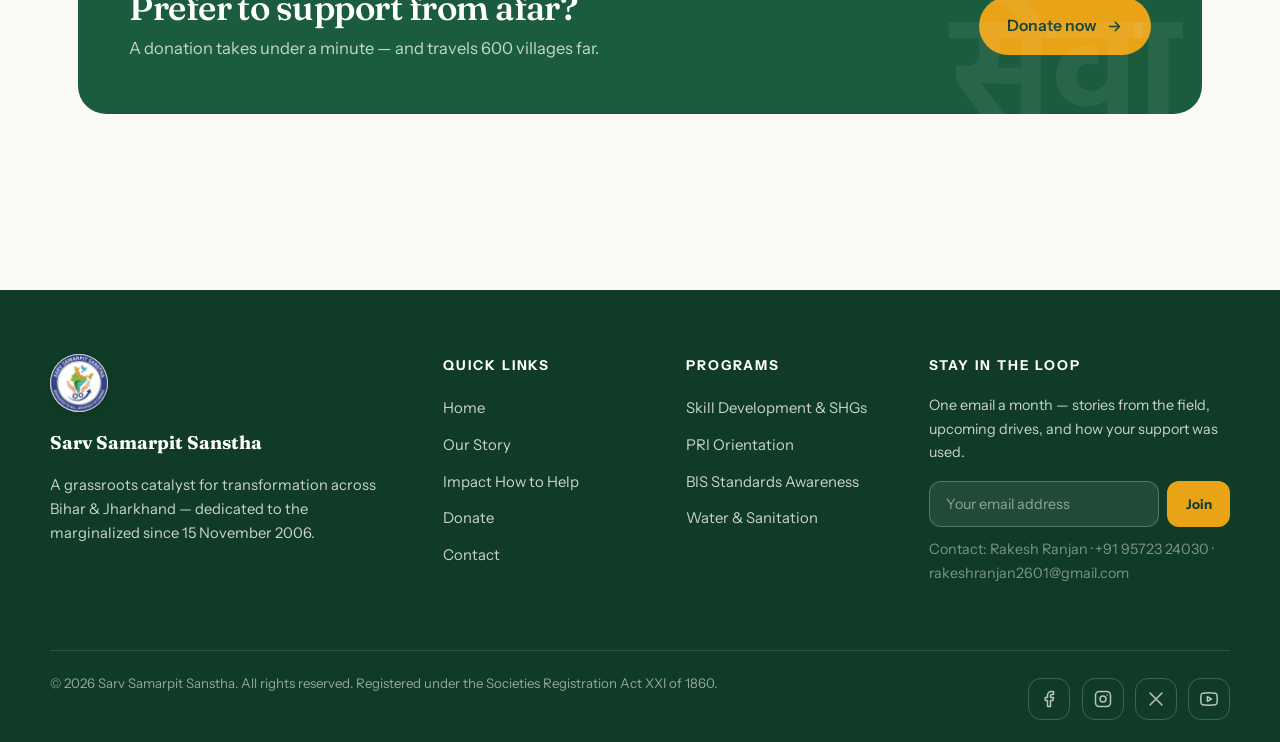
<file: contact.html>
<!DOCTYPE html>
<html lang="en">
<head>
<meta charset="UTF-8" />
<meta name="viewport" content="width=device-width, initial-scale=1.0" />
<title>Contact — Sarv Samarpit Sanstha</title>
<meta name="description" content="Contact Sarv Samarpit Sanstha — volunteer, partner or ask us anything. Based in Bihar & Jharkhand, India." />
<link rel="preconnect" href="https://fonts.googleapis.com" />
<link rel="preconnect" href="https://fonts.gstatic.com" crossorigin />
<link href="https://fonts.googleapis.com/css2?family=Fraunces:opsz,wght@9..144,400;9..144,500;9..144,560;9..144,650&family=Instrument+Sans:wght@400;500;600;700&family=Hind:wght@500;600;700&display=swap" rel="stylesheet" />
<link rel="stylesheet" href="assets/style.css" />
</head>
<body>

<header class="site-header">
  <div class="wrap nav">
    <a class="brand" href="index.html" aria-label="Sarv Samarpit Sanstha — home">
      <img class="brand-logo" src="assets/img/logo.png" alt="Sarv Samarpit Sanstha logo" />
      <span class="brand-name"><b>Sarv Samarpit Sanstha</b><span>Total dedication · since 2006</span></span>
    </a>
    <nav class="nav-links" aria-label="Primary">
      <a href="index.html">Home</a>
      <a href="about.html">Our Story</a>
      <a href="initiatives.html">Initiatives</a>
      <a href="impact.html">Impact</a>
      <a href="help.html">How to Help</a>
      <a href="contact.html">Contact</a>
    </nav>
    <div class="nav-cta">
      <a class="btn btn-ghost nav-donate" href="help.html#volunteer">Volunteer</a>
      <a class="btn btn-gold nav-donate" href="donate.html">Donate</a>
      <button class="nav-burger" aria-label="Open menu" aria-expanded="false"><span></span><span></span><span></span></button>
    </div>
  </div>
  <div class="mobile-menu">
    <a href="index.html">Home</a>
    <a href="about.html">Our Story</a>
    <a href="initiatives.html">Initiatives</a>
    <a href="impact.html">Impact</a>
      <a href="help.html">How to Help</a>
    <a href="contact.html">Contact</a>
    <a class="btn btn-gold" href="donate.html">Donate now</a>
  </div>
</header>

<main>

<section class="page-hero">
  <span class="hero-dev-watermark" aria-hidden="true">संपर्क</span>
  <div class="wrap">
    <p class="crumbs"><a href="index.html">Home</a><span>›</span>Contact</p>
    <span class="eyebrow"><span class="dev">संपर्क करें</span> · We reply within 2 working days</span>
    <h1>Talk to a real person from the field.</h1>
    <p class="lede">Whether you want to volunteer, partner, donate, or simply understand our work better — we'd love to hear from you.</p>
  </div>
</section>

<section class="section tinted" style="padding-top:3.4rem">
  <div class="wrap contact-grid">

    <form class="contact-form reveal" data-demo="Message sent! We'll get back to you within two working days.">
      <h3 style="margin-bottom:1.4rem">Send us a message</h3>
      <div class="field">
        <label for="cname">Your name</label>
        <input id="cname" type="text" required placeholder="e.g. Priya Sharma" />
      </div>
      <div class="field">
        <label for="cemail">Email address</label>
        <input id="cemail" type="email" required placeholder="you@example.com" />
      </div>
      <div class="field">
        <label for="creason">I'm writing about</label>
        <select id="creason">
          <option>Volunteering</option>
          <option>Partnership / CSR</option>
          <option>Donations &amp; receipts</option>
          <option>Media enquiry</option>
          <option>Something else</option>
        </select>
      </div>
      <div class="field">
        <label for="cmsg">Your message</label>
        <textarea id="cmsg" required placeholder="Tell us a little about how you'd like to get involved…"></textarea>
      </div>
      <button class="btn btn-primary" type="submit" style="width:100%;justify-content:center">
        Send message
        <svg viewBox="0 0 24 24" fill="none" stroke="currentColor" stroke-width="2.2" stroke-linecap="round" stroke-linejoin="round"><path d="M22 2 11 13M22 2l-7 20-4-9-9-4 20-7z"/></svg>
      </button>
    </form>

    <div class="contact-info reveal" data-delay="1">
      <div class="info-line">
        <svg viewBox="0 0 24 24" fill="none" stroke="currentColor" stroke-width="1.9" stroke-linecap="round" stroke-linejoin="round"><path d="M22 16.92v3a2 2 0 0 1-2.18 2 19.79 19.79 0 0 1-8.63-3.07 19.5 19.5 0 0 1-6-6 19.79 19.79 0 0 1-3.07-8.67A2 2 0 0 1 4.11 2h3a2 2 0 0 1 2 1.72c.13.96.36 1.9.7 2.81a2 2 0 0 1-.45 2.11L8.09 9.91a16 16 0 0 0 6 6l1.27-1.27a2 2 0 0 1 2.11-.45c.91.34 1.85.57 2.81.7A2 2 0 0 1 22 16.92z"/></svg>
        <div><b>Phone</b><a href="tel:+919572324030">+91 95723 24030</a> · Rakesh Ranjan, Founding Member</div>
      </div>
      <div class="info-line">
        <svg viewBox="0 0 24 24" fill="none" stroke="currentColor" stroke-width="1.9" stroke-linecap="round" stroke-linejoin="round"><rect x="2" y="4" width="20" height="16" rx="2"/><path d="m22 7-10 6L2 7"/></svg>
        <div><b>Email</b><a href="mailto:rakeshranjan2601@gmail.com">rakeshranjan2601@gmail.com</a></div>
      </div>
      <div class="info-line">
        <svg viewBox="0 0 24 24" fill="none" stroke="currentColor" stroke-width="1.9" stroke-linecap="round" stroke-linejoin="round"><path d="M20 10c0 6-8 12-8 12s-8-6-8-12a8 8 0 0 1 16 0z"/><circle cx="12" cy="10" r="3"/></svg>
        <div><b>Registered office</b><span>Sarv Samarpit Sanstha, Bihar &amp; Jharkhand, India<br/>Registered under the Societies Registration Act XXI of 1860</span></div>
      </div>
      <div class="info-line">
        <svg viewBox="0 0 24 24" fill="none" stroke="currentColor" stroke-width="1.9" stroke-linecap="round" stroke-linejoin="round"><circle cx="12" cy="12" r="10"/><path d="M12 6v6l4 2"/></svg>
        <div><b>Office hours</b><span>Monday – Saturday · 10:00 AM – 6:00 PM IST</span></div>
      </div>
      <div class="map-ph" role="img" aria-label="Map placeholder">
        <span>📍 Interactive map coming soon<br/><small>Serving 600+ villages across Bihar &amp; Jharkhand</small></span>
      </div>
      <div>
        <b style="font-size:.9rem;display:block;margin-bottom:.5rem">Follow the field work</b>
        <div class="socials">
          <a href="#" aria-label="Facebook"><svg viewBox="0 0 24 24" fill="none" stroke="currentColor" stroke-width="2" stroke-linecap="round" stroke-linejoin="round"><path d="M18 2h-3a5 5 0 0 0-5 5v3H7v4h3v8h4v-8h3l1-4h-4V7a1 1 0 0 1 1-1h3z"/></svg></a>
          <a href="#" aria-label="Instagram"><svg viewBox="0 0 24 24" fill="none" stroke="currentColor" stroke-width="2" stroke-linecap="round" stroke-linejoin="round"><rect x="2" y="2" width="20" height="20" rx="5"/><circle cx="12" cy="12" r="4"/><path d="M17.5 6.5h.01"/></svg></a>
          <a href="#" aria-label="X (Twitter)"><svg viewBox="0 0 24 24" fill="none" stroke="currentColor" stroke-width="2" stroke-linecap="round" stroke-linejoin="round"><path d="m4 4 16 16M20 4 4 20"/></svg></a>
          <a href="#" aria-label="YouTube"><svg viewBox="0 0 24 24" fill="none" stroke="currentColor" stroke-width="2" stroke-linecap="round" stroke-linejoin="round"><path d="M22.5 6.4a3 3 0 0 0-2.1-2.1C18.5 3.8 12 3.8 12 3.8s-6.5 0-8.4.5A3 3 0 0 0 1.5 6.4 31 31 0 0 0 1 12a31 31 0 0 0 .5 5.6 3 3 0 0 0 2.1 2.1c1.9.5 8.4.5 8.4.5s6.5 0 8.4-.5a3 3 0 0 0 2.1-2.1A31 31 0 0 0 23 12a31 31 0 0 0-.5-5.6z"/><path d="m9.8 15.1 5.4-3.1-5.4-3.1v6.2z"/></svg></a>
        </div>
      </div>
    </div>

  </div>
</section>

<section class="section">
  <div class="wrap">
    <div class="cta-strip reveal">
      <div>
        <h2>Prefer to support from afar?</h2>
        <p>A donation takes under a minute — and travels 600 villages far.</p>
      </div>
      <a class="btn btn-gold" href="donate.html">Donate now
        <svg viewBox="0 0 24 24" fill="none" stroke="currentColor" stroke-width="2.2" stroke-linecap="round" stroke-linejoin="round"><path d="M5 12h14M13 6l6 6-6 6"/></svg>
      </a>
    </div>
  </div>
</section>

</main>

<footer class="site-footer">
  <div class="wrap footer-top">
    <div class="footer-brand">
      <img class="brand-logo" src="assets/img/logo.png" alt="Sarv Samarpit Sanstha logo" />
      <b style="font-family:var(--font-display);color:#fff;font-size:1.15rem">Sarv Samarpit Sanstha</b>
      <p>A grassroots catalyst for transformation across Bihar &amp; Jharkhand — dedicated to the marginalized since 15 November 2006.</p>
    </div>
    <div>
      <h4>Quick links</h4>
      <ul>
        <li><a href="index.html">Home</a></li>
        <li><a href="about.html">Our Story</a></li>
        <li><a href="impact.html">Impact</a>
      <a href="help.html">How to Help</a></li>
        <li><a href="donate.html">Donate</a></li>
        <li><a href="contact.html">Contact</a></li>
      </ul>
    </div>
    <div>
      <h4>Programs</h4>
      <ul>
        <li><a href="initiatives.html#skills">Skill Development &amp; SHGs</a></li>
        <li><a href="initiatives.html#pri">PRI Orientation</a></li>
        <li><a href="initiatives.html#bis">BIS Standards Awareness</a></li>
        <li><a href="initiatives.html#wash">Water &amp; Sanitation</a></li>
      </ul>
    </div>
    <div class="newsletter">
      <h4>Stay in the loop</h4>
      <p>One email a month — stories from the field, upcoming drives, and how your support was used.</p>
      <form class="newsletter-form" data-demo="Thank you! You're on the list.">
        <input type="email" required placeholder="Your email address" aria-label="Email address" />
        <button type="submit">Join</button>
      </form>
      <p class="footer-note">Contact: Rakesh Ranjan · +91 95723 24030 · rakeshranjan2601@gmail.com</p>
    </div>
  </div>
  <div class="wrap footer-bottom">
    <span>© 2026 Sarv Samarpit Sanstha. All rights reserved. Registered under the Societies Registration Act XXI of 1860.</span>
    <div class="socials">
      <a href="#" aria-label="Facebook"><svg viewBox="0 0 24 24" fill="none" stroke="currentColor" stroke-width="2" stroke-linecap="round" stroke-linejoin="round"><path d="M18 2h-3a5 5 0 0 0-5 5v3H7v4h3v8h4v-8h3l1-4h-4V7a1 1 0 0 1 1-1h3z"/></svg></a>
      <a href="#" aria-label="Instagram"><svg viewBox="0 0 24 24" fill="none" stroke="currentColor" stroke-width="2" stroke-linecap="round" stroke-linejoin="round"><rect x="2" y="2" width="20" height="20" rx="5"/><circle cx="12" cy="12" r="4"/><path d="M17.5 6.5h.01"/></svg></a>
      <a href="#" aria-label="X (Twitter)"><svg viewBox="0 0 24 24" fill="none" stroke="currentColor" stroke-width="2" stroke-linecap="round" stroke-linejoin="round"><path d="m4 4 16 16M20 4 4 20"/></svg></a>
      <a href="#" aria-label="YouTube"><svg viewBox="0 0 24 24" fill="none" stroke="currentColor" stroke-width="2" stroke-linecap="round" stroke-linejoin="round"><path d="M22.5 6.4a3 3 0 0 0-2.1-2.1C18.5 3.8 12 3.8 12 3.8s-6.5 0-8.4.5A3 3 0 0 0 1.5 6.4 31 31 0 0 0 1 12a31 31 0 0 0 .5 5.6 3 3 0 0 0 2.1 2.1c1.9.5 8.4.5 8.4.5s6.5 0 8.4-.5a3 3 0 0 0 2.1-2.1A31 31 0 0 0 23 12a31 31 0 0 0-.5-5.6z"/><path d="m9.8 15.1 5.4-3.1-5.4-3.1v6.2z"/></svg></a>
    </div>
  </div>
</footer>

<script src="assets/script.js"></script>
</body>
</html>
</file>
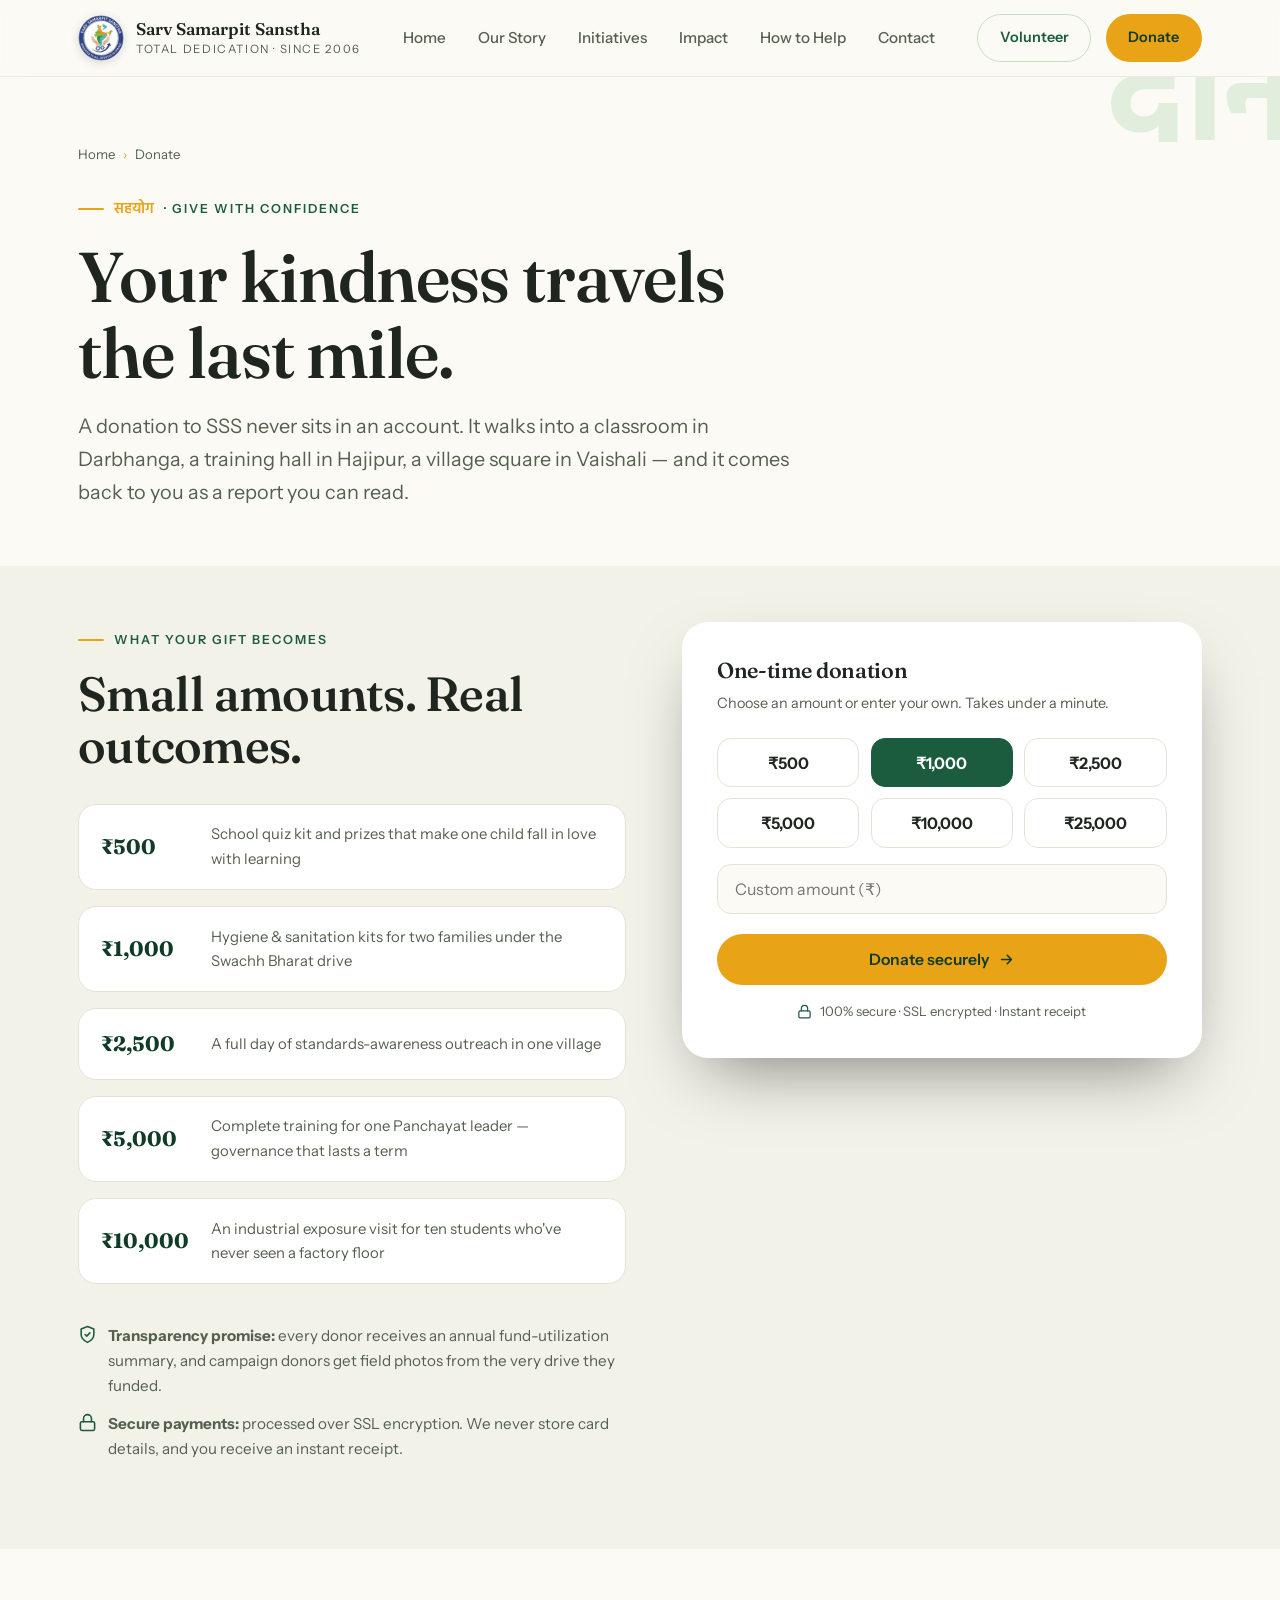
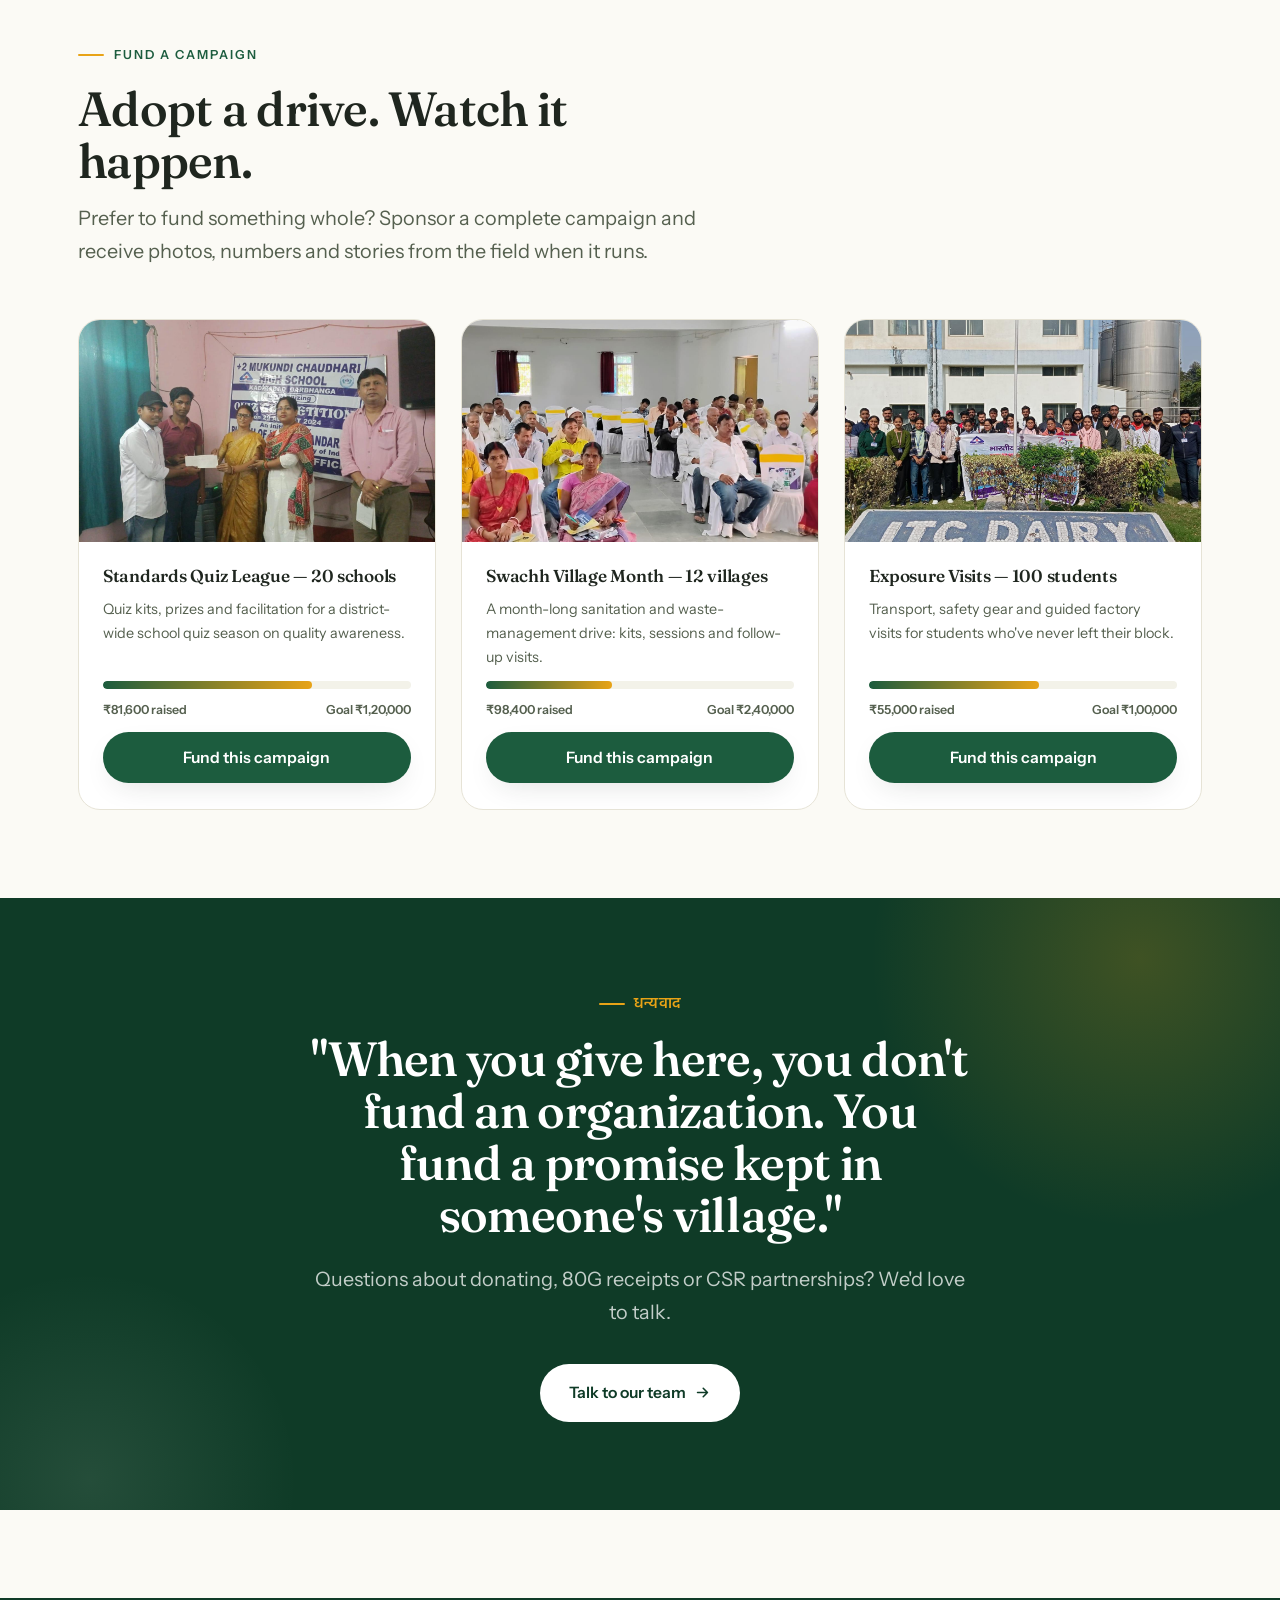
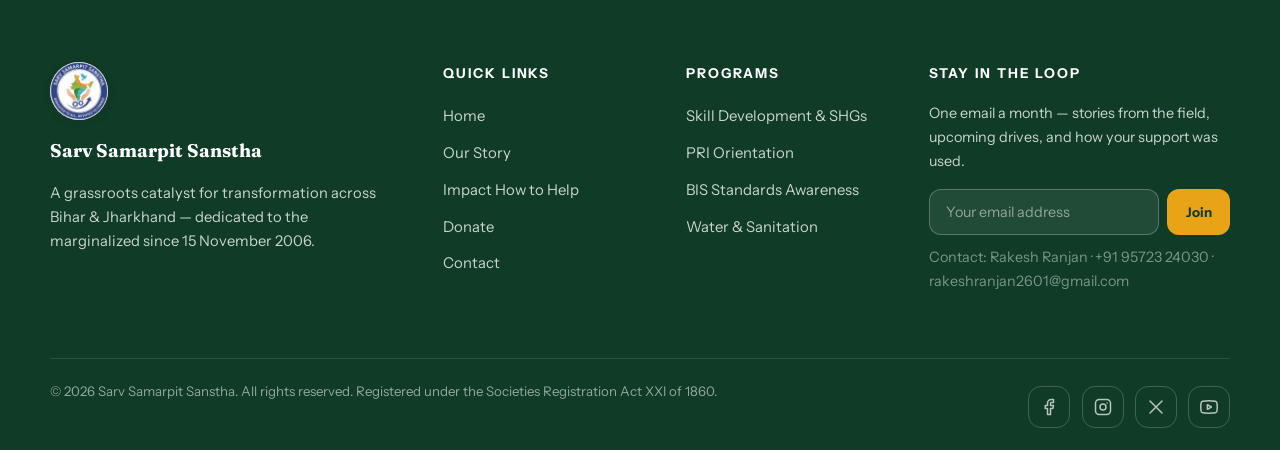
<file: donate.html>
<!DOCTYPE html>
<html lang="en">
<head>
<meta charset="UTF-8" />
<meta name="viewport" content="width=device-width, initial-scale=1.0" />
<title>Donate — Sarv Samarpit Sanstha</title>
<meta name="description" content="Make a secure, transparent donation to Sarv Samarpit Sanstha. Every rupee becomes a skill, a school prize, or a sanitation drive in Bihar & Jharkhand." />
<link rel="preconnect" href="https://fonts.googleapis.com" />
<link rel="preconnect" href="https://fonts.gstatic.com" crossorigin />
<link href="https://fonts.googleapis.com/css2?family=Fraunces:opsz,wght@9..144,400;9..144,500;9..144,560;9..144,650&family=Instrument+Sans:wght@400;500;600;700&family=Hind:wght@500;600;700&display=swap" rel="stylesheet" />
<link rel="stylesheet" href="assets/style.css" />
<style>
  .give-grid{display:grid;grid-template-columns:1fr .95fr;gap:3.5rem;align-items:start}
  .impact-of-gift{display:flex;flex-direction:column;gap:1rem;margin-top:2rem}
  .gift-line{
    display:flex;align-items:center;gap:1.1rem;background:#fff;border:1px solid var(--line);
    border-radius:18px;padding:1.1rem 1.4rem;transition:transform .25s var(--ease),box-shadow .25s var(--ease);
  }
  .gift-line:hover{transform:translateX(6px);box-shadow:var(--shadow-soft)}
  .gift-line b{
    font-family:var(--font-display);font-size:1.3rem;color:var(--forest-deep);
    flex:none;width:92px;
  }
  .gift-line span{font-size:.93rem;color:var(--ink-soft)}
  .campaign-grid{display:grid;grid-template-columns:repeat(3,1fr);gap:1.6rem}
  .campaign{background:#fff;border:1px solid var(--line);border-radius:var(--radius-card);overflow:hidden;transition:transform .3s var(--ease),box-shadow .3s var(--ease);display:flex;flex-direction:column}
  .campaign:hover{transform:translateY(-5px);box-shadow:var(--shadow-lift)}
  .campaign .cm{aspect-ratio:16/10;overflow:hidden}
  .campaign .cm img{width:100%;height:100%;object-fit:cover;transition:transform .6s var(--ease)}
  .campaign:hover .cm img{transform:scale(1.05)}
  .campaign .cb{padding:1.4rem 1.5rem 1.6rem;display:flex;flex-direction:column;gap:.7rem;flex:1}
  .campaign h3{font-size:1.08rem}
  .campaign p{font-size:.9rem;color:var(--ink-soft);flex:1}
  .meter{height:8px;border-radius:99px;background:var(--paper-2);overflow:hidden}
  .meter i{display:block;height:100%;border-radius:99px;background:linear-gradient(90deg,var(--forest),var(--marigold))}
  .meter-meta{display:flex;justify-content:space-between;font-size:.78rem;color:var(--ink-soft);font-weight:600}
  @media (max-width:1020px){.give-grid{grid-template-columns:1fr}.campaign-grid{grid-template-columns:1fr 1fr}}
  @media (max-width:720px){.campaign-grid{grid-template-columns:1fr}}
</style>
</head>
<body>

<header class="site-header">
  <div class="wrap nav">
    <a class="brand" href="index.html" aria-label="Sarv Samarpit Sanstha — home">
      <img class="brand-logo" src="assets/img/logo.png" alt="Sarv Samarpit Sanstha logo" />
      <span class="brand-name"><b>Sarv Samarpit Sanstha</b><span>Total dedication · since 2006</span></span>
    </a>
    <nav class="nav-links" aria-label="Primary">
      <a href="index.html">Home</a>
      <a href="about.html">Our Story</a>
      <a href="initiatives.html">Initiatives</a>
      <a href="impact.html">Impact</a>
      <a href="help.html">How to Help</a>
      <a href="contact.html">Contact</a>
    </nav>
    <div class="nav-cta">
      <a class="btn btn-ghost nav-donate" href="help.html#volunteer">Volunteer</a>
      <a class="btn btn-gold nav-donate" href="donate.html">Donate</a>
      <button class="nav-burger" aria-label="Open menu" aria-expanded="false"><span></span><span></span><span></span></button>
    </div>
  </div>
  <div class="mobile-menu">
    <a href="index.html">Home</a>
    <a href="about.html">Our Story</a>
    <a href="initiatives.html">Initiatives</a>
    <a href="impact.html">Impact</a>
      <a href="help.html">How to Help</a>
    <a href="contact.html">Contact</a>
    <a class="btn btn-gold" href="donate.html">Donate now</a>
  </div>
</header>

<main>

<section class="page-hero">
  <span class="hero-dev-watermark" aria-hidden="true">दान</span>
  <div class="wrap">
    <p class="crumbs"><a href="index.html">Home</a><span>›</span>Donate</p>
    <span class="eyebrow"><span class="dev">सहयोग</span> · Give with confidence</span>
    <h1>Your kindness travels the last mile.</h1>
    <p class="lede">A donation to SSS never sits in an account. It walks into a classroom in Darbhanga, a training hall in Hajipur, a village square in Vaishali — and it comes back to you as a report you can read.</p>
  </div>
</section>

<section class="section tinted" style="padding-top:3.5rem">
  <div class="wrap give-grid">
    <div class="reveal">
      <span class="eyebrow">What your gift becomes</span>
      <h2>Small amounts. Real outcomes.</h2>
      <div class="impact-of-gift">
        <div class="gift-line"><b>₹500</b><span>School quiz kit and prizes that make one child fall in love with learning</span></div>
        <div class="gift-line"><b>₹1,000</b><span>Hygiene &amp; sanitation kits for two families under the Swachh Bharat drive</span></div>
        <div class="gift-line"><b>₹2,500</b><span>A full day of standards-awareness outreach in one village</span></div>
        <div class="gift-line"><b>₹5,000</b><span>Complete training for one Panchayat leader — governance that lasts a term</span></div>
        <div class="gift-line"><b>₹10,000</b><span>An industrial exposure visit for ten students who've never seen a factory floor</span></div>
      </div>
      <ul class="donate-trust" style="margin-top:2.4rem">
        <li style="color:var(--ink-soft)"><svg viewBox="0 0 24 24" fill="none" stroke="currentColor" stroke-width="2" stroke-linecap="round" stroke-linejoin="round" style="color:var(--forest)"><path d="M12 22s8-4 8-10V5l-8-3-8 3v7c0 6 8 10 8 10z"/><path d="m9 12 2 2 4-4"/></svg>
          <span><strong>Transparency promise:</strong> every donor receives an annual fund-utilization summary, and campaign donors get field photos from the very drive they funded.</span></li>
        <li style="color:var(--ink-soft)"><svg viewBox="0 0 24 24" fill="none" stroke="currentColor" stroke-width="2" stroke-linecap="round" stroke-linejoin="round" style="color:var(--forest)"><rect x="3" y="11" width="18" height="11" rx="2"/><path d="M7 11V7a5 5 0 0 1 10 0v4"/></svg>
          <span><strong>Secure payments:</strong> processed over SSL encryption. We never store card details, and you receive an instant receipt.</span></li>
      </ul>
    </div>

    <div class="donate-card reveal" data-delay="1" style="position:sticky;top:100px">
      <h3>One-time donation</h3>
      <p class="sub">Choose an amount or enter your own. Takes under a minute.</p>
      <div class="amounts" role="group" aria-label="Donation amount">
        <button type="button" data-amount="500">₹500</button>
        <button type="button" data-amount="1000" class="sel">₹1,000</button>
        <button type="button" data-amount="2500">₹2,500</button>
        <button type="button" data-amount="5000">₹5,000</button>
        <button type="button" data-amount="10000">₹10,000</button>
        <button type="button" data-amount="25000">₹25,000</button>
      </div>
      <input class="amount-custom" type="number" min="50" placeholder="Custom amount (₹)" aria-label="Custom donation amount in rupees" />
      <button class="btn btn-gold" data-donate-btn type="button">
        Donate securely
        <svg viewBox="0 0 24 24" fill="none" stroke="currentColor" stroke-width="2.2" stroke-linecap="round" stroke-linejoin="round"><path d="M5 12h14M13 6l6 6-6 6"/></svg>
      </button>
      <p class="secure-note">
        <svg viewBox="0 0 24 24" fill="none" stroke="currentColor" stroke-width="2" stroke-linecap="round" stroke-linejoin="round"><rect x="3" y="11" width="18" height="11" rx="2"/><path d="M7 11V7a5 5 0 0 1 10 0v4"/></svg>
        100% secure · SSL encrypted · Instant receipt
      </p>
    </div>
  </div>
</section>

<section class="section" id="campaign">
  <div class="wrap">
    <div class="section-head reveal">
      <span class="eyebrow">Fund a campaign</span>
      <h2>Adopt a drive. Watch it happen.</h2>
      <p class="lede">Prefer to fund something whole? Sponsor a complete campaign and receive photos, numbers and stories from the field when it runs.</p>
    </div>
    <div class="campaign-grid">
      <article class="campaign reveal">
        <div class="cm"><img src="assets/img/quiz-prize-1.jpg" alt="Students receiving quiz prizes" loading="lazy" /></div>
        <div class="cb">
          <h3>Standards Quiz League — 20 schools</h3>
          <p>Quiz kits, prizes and facilitation for a district-wide school quiz season on quality awareness.</p>
          <div class="meter" role="img" aria-label="68 percent funded"><i style="width:68%"></i></div>
          <div class="meter-meta"><span>₹81,600 raised</span><span>Goal ₹1,20,000</span></div>
          <button class="btn btn-primary" style="justify-content:center" data-campaign="Standards Quiz League" data-amount="2500">Fund this campaign</button>
        </div>
      </article>
      <article class="campaign reveal" data-delay="1">
        <div class="cm"><img src="assets/img/shg-village-meeting.jpg" alt="Village sanitation awareness meeting" loading="lazy" /></div>
        <div class="cb">
          <h3>Swachh Village Month — 12 villages</h3>
          <p>A month-long sanitation and waste-management drive: kits, sessions and follow-up visits.</p>
          <div class="meter" role="img" aria-label="41 percent funded"><i style="width:41%"></i></div>
          <div class="meter-meta"><span>₹98,400 raised</span><span>Goal ₹2,40,000</span></div>
          <button class="btn btn-primary" style="justify-content:center" data-campaign="Swachh Village Month" data-amount="5000">Fund this campaign</button>
        </div>
      </article>
      <article class="campaign reveal" data-delay="2">
        <div class="cm"><img src="assets/img/exposure-itc-dairy.jpg" alt="Students on an industrial exposure visit" loading="lazy" /></div>
        <div class="cb">
          <h3>Exposure Visits — 100 students</h3>
          <p>Transport, safety gear and guided factory visits for students who've never left their block.</p>
          <div class="meter" role="img" aria-label="55 percent funded"><i style="width:55%"></i></div>
          <div class="meter-meta"><span>₹55,000 raised</span><span>Goal ₹1,00,000</span></div>
          <button class="btn btn-primary" style="justify-content:center" data-campaign="Exposure Visits" data-amount="1000">Fund this campaign</button>
        </div>
      </article>
    </div>
  </div>
</section>

<section class="section forest-band donate-band">
  <div class="wrap" style="position:relative;z-index:1;text-align:center;max-width:720px">
    <span class="eyebrow" style="color:var(--marigold);justify-content:center"><span class="dev" style="color:var(--marigold)">धन्यवाद</span></span>
    <h2 class="reveal">"When you give here, you don't fund an organization. You fund a promise kept in someone's village."</h2>
    <p class="lede reveal" data-delay="1" style="margin:1.4rem auto 2.2rem">Questions about donating, 80G receipts or CSR partnerships? We'd love to talk.</p>
    <a class="btn btn-light reveal" data-delay="2" href="contact.html">Talk to our team
      <svg viewBox="0 0 24 24" fill="none" stroke="currentColor" stroke-width="2.2" stroke-linecap="round" stroke-linejoin="round"><path d="M5 12h14M13 6l6 6-6 6"/></svg>
    </a>
  </div>
</section>

</main>

<footer class="site-footer">
  <div class="wrap footer-top">
    <div class="footer-brand">
      <img class="brand-logo" src="assets/img/logo.png" alt="Sarv Samarpit Sanstha logo" />
      <b style="font-family:var(--font-display);color:#fff;font-size:1.15rem">Sarv Samarpit Sanstha</b>
      <p>A grassroots catalyst for transformation across Bihar &amp; Jharkhand — dedicated to the marginalized since 15 November 2006.</p>
    </div>
    <div>
      <h4>Quick links</h4>
      <ul>
        <li><a href="index.html">Home</a></li>
        <li><a href="about.html">Our Story</a></li>
        <li><a href="impact.html">Impact</a>
      <a href="help.html">How to Help</a></li>
        <li><a href="donate.html">Donate</a></li>
        <li><a href="contact.html">Contact</a></li>
      </ul>
    </div>
    <div>
      <h4>Programs</h4>
      <ul>
        <li><a href="initiatives.html#skills">Skill Development &amp; SHGs</a></li>
        <li><a href="initiatives.html#pri">PRI Orientation</a></li>
        <li><a href="initiatives.html#bis">BIS Standards Awareness</a></li>
        <li><a href="initiatives.html#wash">Water &amp; Sanitation</a></li>
      </ul>
    </div>
    <div class="newsletter">
      <h4>Stay in the loop</h4>
      <p>One email a month — stories from the field, upcoming drives, and how your support was used.</p>
      <form class="newsletter-form" data-demo="Thank you! You're on the list.">
        <input type="email" required placeholder="Your email address" aria-label="Email address" />
        <button type="submit">Join</button>
      </form>
      <p class="footer-note">Contact: Rakesh Ranjan · +91 95723 24030 · rakeshranjan2601@gmail.com</p>
    </div>
  </div>
  <div class="wrap footer-bottom">
    <span>© 2026 Sarv Samarpit Sanstha. All rights reserved. Registered under the Societies Registration Act XXI of 1860.</span>
    <div class="socials">
      <a href="#" aria-label="Facebook"><svg viewBox="0 0 24 24" fill="none" stroke="currentColor" stroke-width="2" stroke-linecap="round" stroke-linejoin="round"><path d="M18 2h-3a5 5 0 0 0-5 5v3H7v4h3v8h4v-8h3l1-4h-4V7a1 1 0 0 1 1-1h3z"/></svg></a>
      <a href="#" aria-label="Instagram"><svg viewBox="0 0 24 24" fill="none" stroke="currentColor" stroke-width="2" stroke-linecap="round" stroke-linejoin="round"><rect x="2" y="2" width="20" height="20" rx="5"/><circle cx="12" cy="12" r="4"/><path d="M17.5 6.5h.01"/></svg></a>
      <a href="#" aria-label="X (Twitter)"><svg viewBox="0 0 24 24" fill="none" stroke="currentColor" stroke-width="2" stroke-linecap="round" stroke-linejoin="round"><path d="m4 4 16 16M20 4 4 20"/></svg></a>
      <a href="#" aria-label="YouTube"><svg viewBox="0 0 24 24" fill="none" stroke="currentColor" stroke-width="2" stroke-linecap="round" stroke-linejoin="round"><path d="M22.5 6.4a3 3 0 0 0-2.1-2.1C18.5 3.8 12 3.8 12 3.8s-6.5 0-8.4.5A3 3 0 0 0 1.5 6.4 31 31 0 0 0 1 12a31 31 0 0 0 .5 5.6 3 3 0 0 0 2.1 2.1c1.9.5 8.4.5 8.4.5s6.5 0 8.4-.5a3 3 0 0 0 2.1-2.1A31 31 0 0 0 23 12a31 31 0 0 0-.5-5.6z"/><path d="m9.8 15.1 5.4-3.1-5.4-3.1v6.2z"/></svg></a>
    </div>
  </div>
</footer>

<script src="assets/script.js"></script>
</body>
</html>
</file>
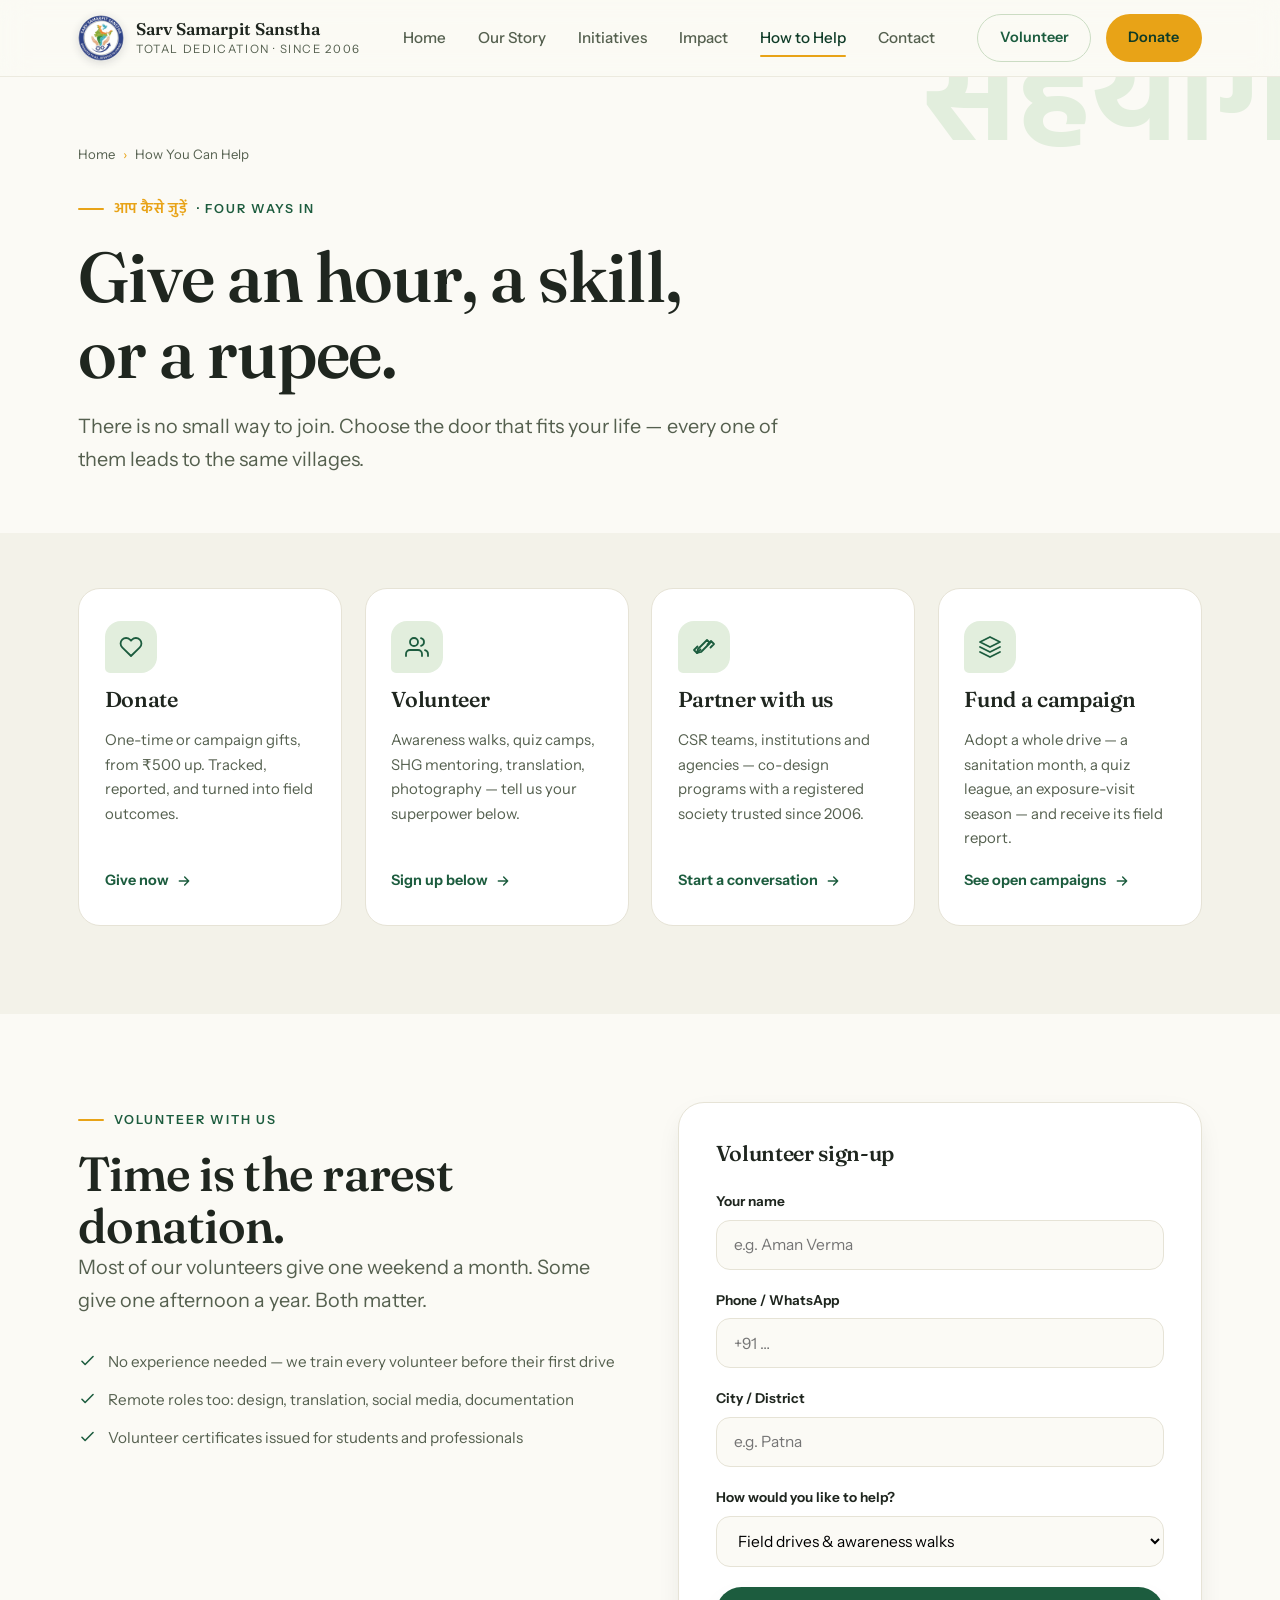
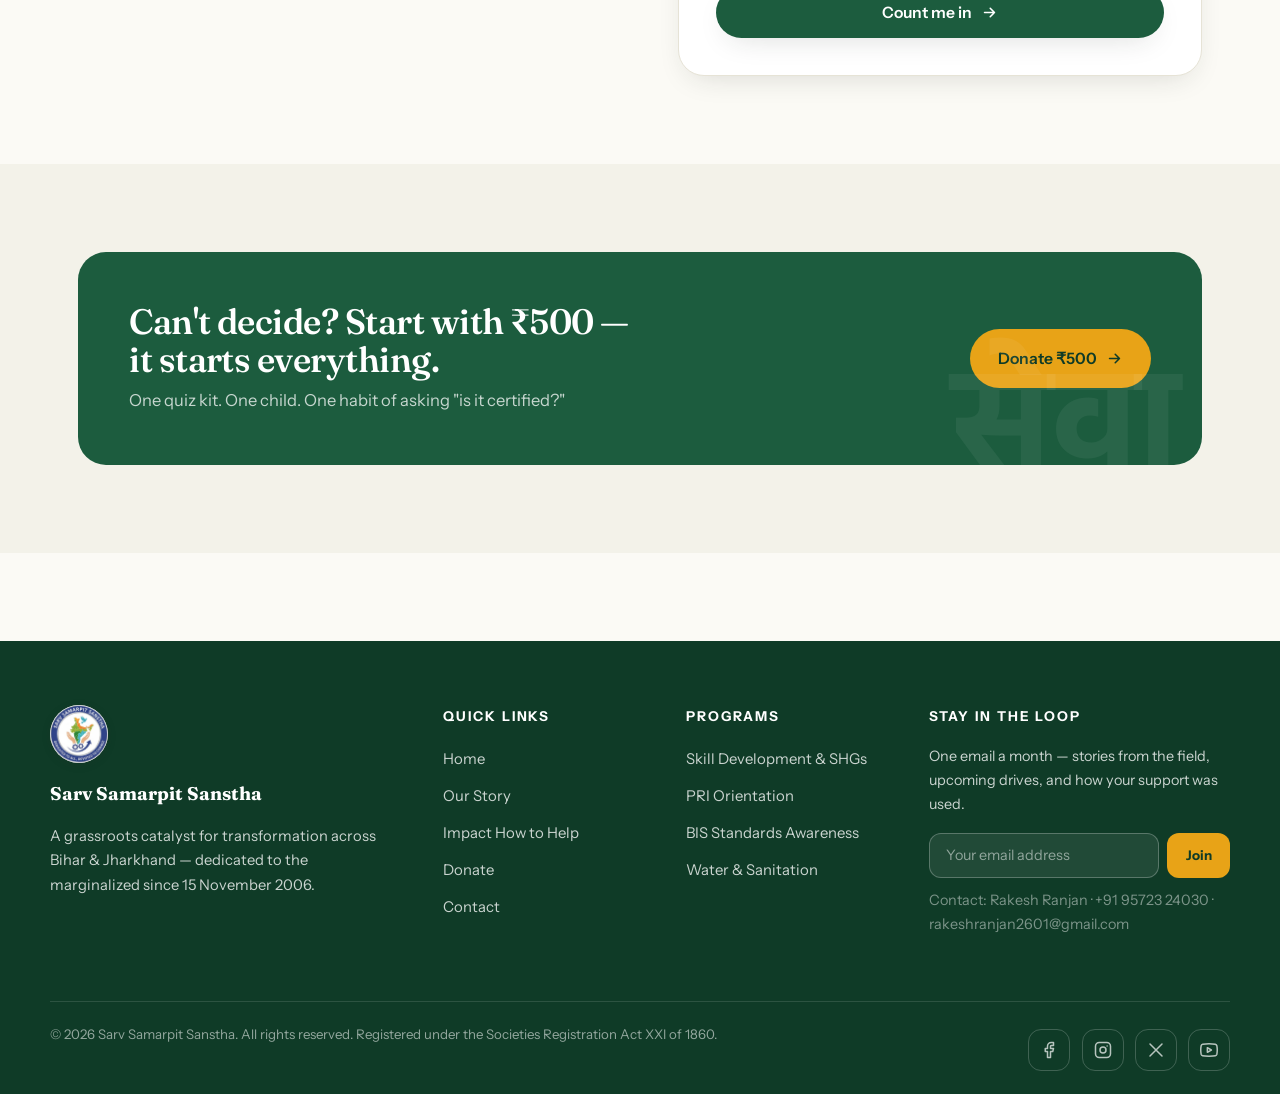
<file: help.html>
<!DOCTYPE html>
<html lang="en">
<head>
<meta charset="UTF-8" />
<meta name="viewport" content="width=device-width, initial-scale=1.0" />
<title>How You Can Help — Sarv Samarpit Sanstha</title>
<meta name="description" content="Donate, volunteer, partner, or fund a campaign — four ways to join the work of Sarv Samarpit Sanstha in Bihar and Jharkhand." />
<link rel="preconnect" href="https://fonts.googleapis.com" />
<link rel="preconnect" href="https://fonts.gstatic.com" crossorigin />
<link href="https://fonts.googleapis.com/css2?family=Fraunces:opsz,wght@9..144,400;9..144,500;9..144,560;9..144,650&family=Instrument+Sans:wght@400;500;600;700&family=Hind:wght@500;600;700&display=swap" rel="stylesheet" />
<link rel="stylesheet" href="assets/style.css" />
</head>
<body>


<header class="site-header">
  <div class="wrap nav">
    <a class="brand" href="index.html" aria-label="Sarv Samarpit Sanstha — home">
      <img class="brand-logo" src="assets/img/logo.png" alt="Sarv Samarpit Sanstha logo" />
      <span class="brand-name"><b>Sarv Samarpit Sanstha</b><span>Total dedication · since 2006</span></span>
    </a>
    <nav class="nav-links" aria-label="Primary">
      <a href="index.html">Home</a>
      <a href="about.html">Our Story</a>
      <a href="initiatives.html">Initiatives</a>
      <a href="impact.html">Impact</a>
      <a href="help.html">How to Help</a>
      <a href="contact.html">Contact</a>
    </nav>
    <div class="nav-cta">
      <a class="btn btn-ghost nav-donate" href="help.html#volunteer">Volunteer</a>
      <a class="btn btn-gold nav-donate" href="donate.html">Donate</a>
      <button class="nav-burger" aria-label="Open menu" aria-expanded="false"><span></span><span></span><span></span></button>
    </div>
  </div>
  <div class="mobile-menu">
    <a href="index.html">Home</a>
    <a href="about.html">Our Story</a>
    <a href="initiatives.html">Initiatives</a>
    <a href="impact.html">Impact</a>
      <a href="help.html">How to Help</a>
    <a href="contact.html">Contact</a>
    <a class="btn btn-gold" href="donate.html">Donate now</a>
  </div>
</header>


<main>
<section class="page-hero">
  <span class="hero-dev-watermark" aria-hidden="true">सहयोग</span>
  <div class="wrap">
    <p class="crumbs"><a href="index.html">Home</a><span>›</span>How You Can Help</p>
    <span class="eyebrow"><span class="dev">आप कैसे जुड़ें</span> · Four ways in</span>
    <h1>Give an hour, a skill, or a rupee.</h1>
    <p class="lede">There is no small way to join. Choose the door that fits your life — every one of them leads to the same villages.</p>
  </div>
</section>

<section class="section tinted" style="padding-top:3.4rem">
  <div class="wrap">
    <div class="help-grid">
      <div class="help-card reveal">
        <span class="help-icon"><svg viewBox="0 0 24 24" fill="none" stroke="currentColor" stroke-width="1.8" stroke-linecap="round" stroke-linejoin="round"><path d="M20.8 4.6a5.5 5.5 0 0 0-7.8 0L12 5.7l-1-1.1a5.5 5.5 0 0 0-7.8 7.8l1 1L12 21l7.8-7.6 1-1a5.5 5.5 0 0 0 0-7.8z"/></svg></span>
        <h3>Donate</h3>
        <p>One-time or campaign gifts, from ₹500 up. Tracked, reported, and turned into field outcomes.</p>
        <a class="link-more" href="donate.html">Give now
          <svg viewBox="0 0 24 24" fill="none" stroke="currentColor" stroke-width="2.2" stroke-linecap="round" stroke-linejoin="round"><path d="M5 12h14M13 6l6 6-6 6"/></svg></a>
      </div>
      <div class="help-card reveal" data-delay="1">
        <span class="help-icon"><svg viewBox="0 0 24 24" fill="none" stroke="currentColor" stroke-width="1.8" stroke-linecap="round" stroke-linejoin="round"><path d="M17 21v-2a4 4 0 0 0-4-4H5a4 4 0 0 0-4 4v2"/><circle cx="9" cy="7" r="4"/><path d="M23 21v-2a4 4 0 0 0-3-3.87M16 3.13a4 4 0 0 1 0 7.75"/></svg></span>
        <h3>Volunteer</h3>
        <p>Awareness walks, quiz camps, SHG mentoring, translation, photography — tell us your superpower below.</p>
        <a class="link-more" href="#volunteer">Sign up below
          <svg viewBox="0 0 24 24" fill="none" stroke="currentColor" stroke-width="2.2" stroke-linecap="round" stroke-linejoin="round"><path d="M5 12h14M13 6l6 6-6 6"/></svg></a>
      </div>
      <div class="help-card reveal" data-delay="2">
        <span class="help-icon"><svg viewBox="0 0 24 24" fill="none" stroke="currentColor" stroke-width="1.8" stroke-linecap="round" stroke-linejoin="round"><path d="M8.5 14.5 5 18l-3-3 3.5-3.5M15.5 9.5 19 6l3 3-3.5 3.5"/><path d="m5 18 4-1 9-9-3-3-9 9-1 4z"/></svg></span>
        <h3>Partner with us</h3>
        <p>CSR teams, institutions and agencies — co-design programs with a registered society trusted since 2006.</p>
        <a class="link-more" href="contact.html">Start a conversation
          <svg viewBox="0 0 24 24" fill="none" stroke="currentColor" stroke-width="2.2" stroke-linecap="round" stroke-linejoin="round"><path d="M5 12h14M13 6l6 6-6 6"/></svg></a>
      </div>
      <div class="help-card reveal" data-delay="3">
        <span class="help-icon"><svg viewBox="0 0 24 24" fill="none" stroke="currentColor" stroke-width="1.8" stroke-linecap="round" stroke-linejoin="round"><path d="M12 2 2 7l10 5 10-5-10-5zM2 17l10 5 10-5M2 12l10 5 10-5"/></svg></span>
        <h3>Fund a campaign</h3>
        <p>Adopt a whole drive — a sanitation month, a quiz league, an exposure-visit season — and receive its field report.</p>
        <a class="link-more" href="donate.html#campaign">See open campaigns
          <svg viewBox="0 0 24 24" fill="none" stroke="currentColor" stroke-width="2.2" stroke-linecap="round" stroke-linejoin="round"><path d="M5 12h14M13 6l6 6-6 6"/></svg></a>
      </div>
    </div>
  </div>
</section>

<section class="section" id="volunteer">
  <div class="wrap contact-grid">
    <div class="reveal">
      <span class="eyebrow">Volunteer with us</span>
      <h2>Time is the rarest donation.</h2>
      <p class="lede" style="margin-bottom:1.4rem">Most of our volunteers give one weekend a month. Some give one afternoon a year. Both matter.</p>
      <ul class="donate-trust">
        <li style="color:var(--ink-soft)"><svg viewBox="0 0 24 24" fill="none" stroke="currentColor" stroke-width="2" stroke-linecap="round" stroke-linejoin="round" style="color:var(--forest)"><path d="m5 13 4 4L19 7"/></svg>No experience needed — we train every volunteer before their first drive</li>
        <li style="color:var(--ink-soft)"><svg viewBox="0 0 24 24" fill="none" stroke="currentColor" stroke-width="2" stroke-linecap="round" stroke-linejoin="round" style="color:var(--forest)"><path d="m5 13 4 4L19 7"/></svg>Remote roles too: design, translation, social media, documentation</li>
        <li style="color:var(--ink-soft)"><svg viewBox="0 0 24 24" fill="none" stroke="currentColor" stroke-width="2" stroke-linecap="round" stroke-linejoin="round" style="color:var(--forest)"><path d="m5 13 4 4L19 7"/></svg>Volunteer certificates issued for students and professionals</li>
      </ul>
    </div>
    <form class="contact-form reveal" data-delay="1" data-demo="Thank you for signing up! Our volunteer coordinator will call you soon.">
      <h3 style="margin-bottom:1.4rem">Volunteer sign-up</h3>
      <div class="field"><label for="vname">Your name</label><input id="vname" type="text" required placeholder="e.g. Aman Verma" /></div>
      <div class="field"><label for="vphone">Phone / WhatsApp</label><input id="vphone" type="tel" required placeholder="+91 …" /></div>
      <div class="field"><label for="vcity">City / District</label><input id="vcity" type="text" placeholder="e.g. Patna" /></div>
      <div class="field"><label for="vskill">How would you like to help?</label>
        <select id="vskill">
          <option>Field drives &amp; awareness walks</option>
          <option>Teaching / quiz camps</option>
          <option>SHG mentoring</option>
          <option>Design, photo or social media (remote)</option>
          <option>Wherever I'm needed</option>
        </select>
      </div>
      <button class="btn btn-primary" type="submit" style="width:100%;justify-content:center">Count me in
        <svg viewBox="0 0 24 24" fill="none" stroke="currentColor" stroke-width="2.2" stroke-linecap="round" stroke-linejoin="round"><path d="M5 12h14M13 6l6 6-6 6"/></svg>
      </button>
    </form>
  </div>
</section>

<section class="section tinted">
  <div class="wrap">
    <div class="cta-strip reveal">
      <div>
        <h2>Can't decide? Start with ₹500 — it starts everything.</h2>
        <p>One quiz kit. One child. One habit of asking "is it certified?"</p>
      </div>
      <a class="btn btn-gold" href="donate.html">Donate ₹500
        <svg viewBox="0 0 24 24" fill="none" stroke="currentColor" stroke-width="2.2" stroke-linecap="round" stroke-linejoin="round"><path d="M5 12h14M13 6l6 6-6 6"/></svg>
      </a>
    </div>
  </div>
</section>

</main>


<footer class="site-footer">
  <div class="wrap footer-top">
    <div class="footer-brand">
      <img class="brand-logo" src="assets/img/logo.png" alt="Sarv Samarpit Sanstha logo" />
      <b style="font-family:var(--font-display);color:#fff;font-size:1.15rem">Sarv Samarpit Sanstha</b>
      <p>A grassroots catalyst for transformation across Bihar &amp; Jharkhand — dedicated to the marginalized since 15 November 2006.</p>
    </div>
    <div>
      <h4>Quick links</h4>
      <ul>
        <li><a href="index.html">Home</a></li>
        <li><a href="about.html">Our Story</a></li>
        <li><a href="impact.html">Impact</a>
      <a href="help.html">How to Help</a></li>
        <li><a href="donate.html">Donate</a></li>
        <li><a href="contact.html">Contact</a></li>
      </ul>
    </div>
    <div>
      <h4>Programs</h4>
      <ul>
        <li><a href="initiatives.html#skills">Skill Development &amp; SHGs</a></li>
        <li><a href="initiatives.html#pri">PRI Orientation</a></li>
        <li><a href="initiatives.html#bis">BIS Standards Awareness</a></li>
        <li><a href="initiatives.html#wash">Water &amp; Sanitation</a></li>
      </ul>
    </div>
    <div class="newsletter">
      <h4>Stay in the loop</h4>
      <p>One email a month — stories from the field, upcoming drives, and how your support was used.</p>
      <form class="newsletter-form" data-demo="Thank you! You're on the list.">
        <input type="email" required placeholder="Your email address" aria-label="Email address" />
        <button type="submit">Join</button>
      </form>
      <p class="footer-note">Contact: Rakesh Ranjan · +91 95723 24030 · rakeshranjan2601@gmail.com</p>
    </div>
  </div>
  <div class="wrap footer-bottom">
    <span>© 2026 Sarv Samarpit Sanstha. All rights reserved. Registered under the Societies Registration Act XXI of 1860.</span>
    <div class="socials">
      <a href="#" aria-label="Facebook"><svg viewBox="0 0 24 24" fill="none" stroke="currentColor" stroke-width="2" stroke-linecap="round" stroke-linejoin="round"><path d="M18 2h-3a5 5 0 0 0-5 5v3H7v4h3v8h4v-8h3l1-4h-4V7a1 1 0 0 1 1-1h3z"/></svg></a>
      <a href="#" aria-label="Instagram"><svg viewBox="0 0 24 24" fill="none" stroke="currentColor" stroke-width="2" stroke-linecap="round" stroke-linejoin="round"><rect x="2" y="2" width="20" height="20" rx="5"/><circle cx="12" cy="12" r="4"/><path d="M17.5 6.5h.01"/></svg></a>
      <a href="#" aria-label="X (Twitter)"><svg viewBox="0 0 24 24" fill="none" stroke="currentColor" stroke-width="2" stroke-linecap="round" stroke-linejoin="round"><path d="m4 4 16 16M20 4 4 20"/></svg></a>
      <a href="#" aria-label="YouTube"><svg viewBox="0 0 24 24" fill="none" stroke="currentColor" stroke-width="2" stroke-linecap="round" stroke-linejoin="round"><path d="M22.5 6.4a3 3 0 0 0-2.1-2.1C18.5 3.8 12 3.8 12 3.8s-6.5 0-8.4.5A3 3 0 0 0 1.5 6.4 31 31 0 0 0 1 12a31 31 0 0 0 .5 5.6 3 3 0 0 0 2.1 2.1c1.9.5 8.4.5 8.4.5s6.5 0 8.4-.5a3 3 0 0 0 2.1-2.1A31 31 0 0 0 23 12a31 31 0 0 0-.5-5.6z"/><path d="m9.8 15.1 5.4-3.1-5.4-3.1v6.2z"/></svg></a>
    </div>
  </div>
</footer>

<script src="assets/script.js"></script>
</body>
</html>
</file>
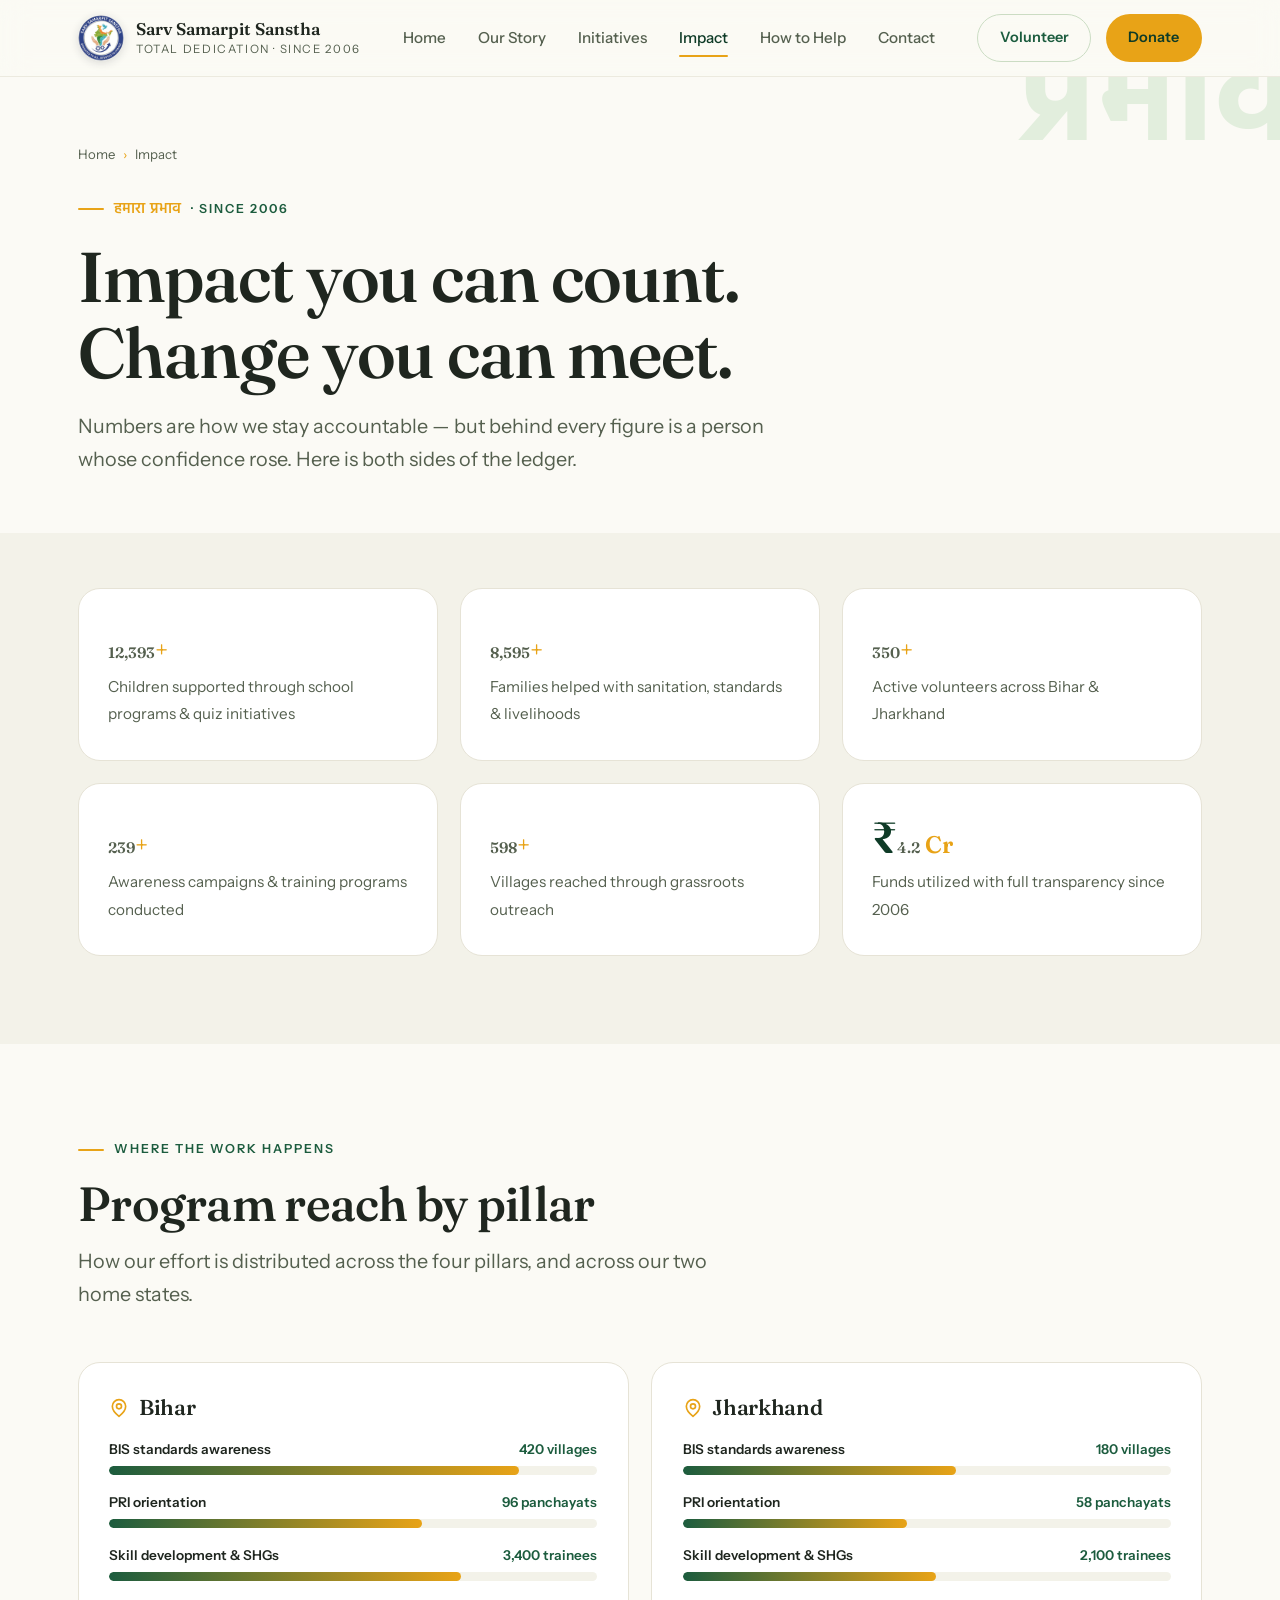
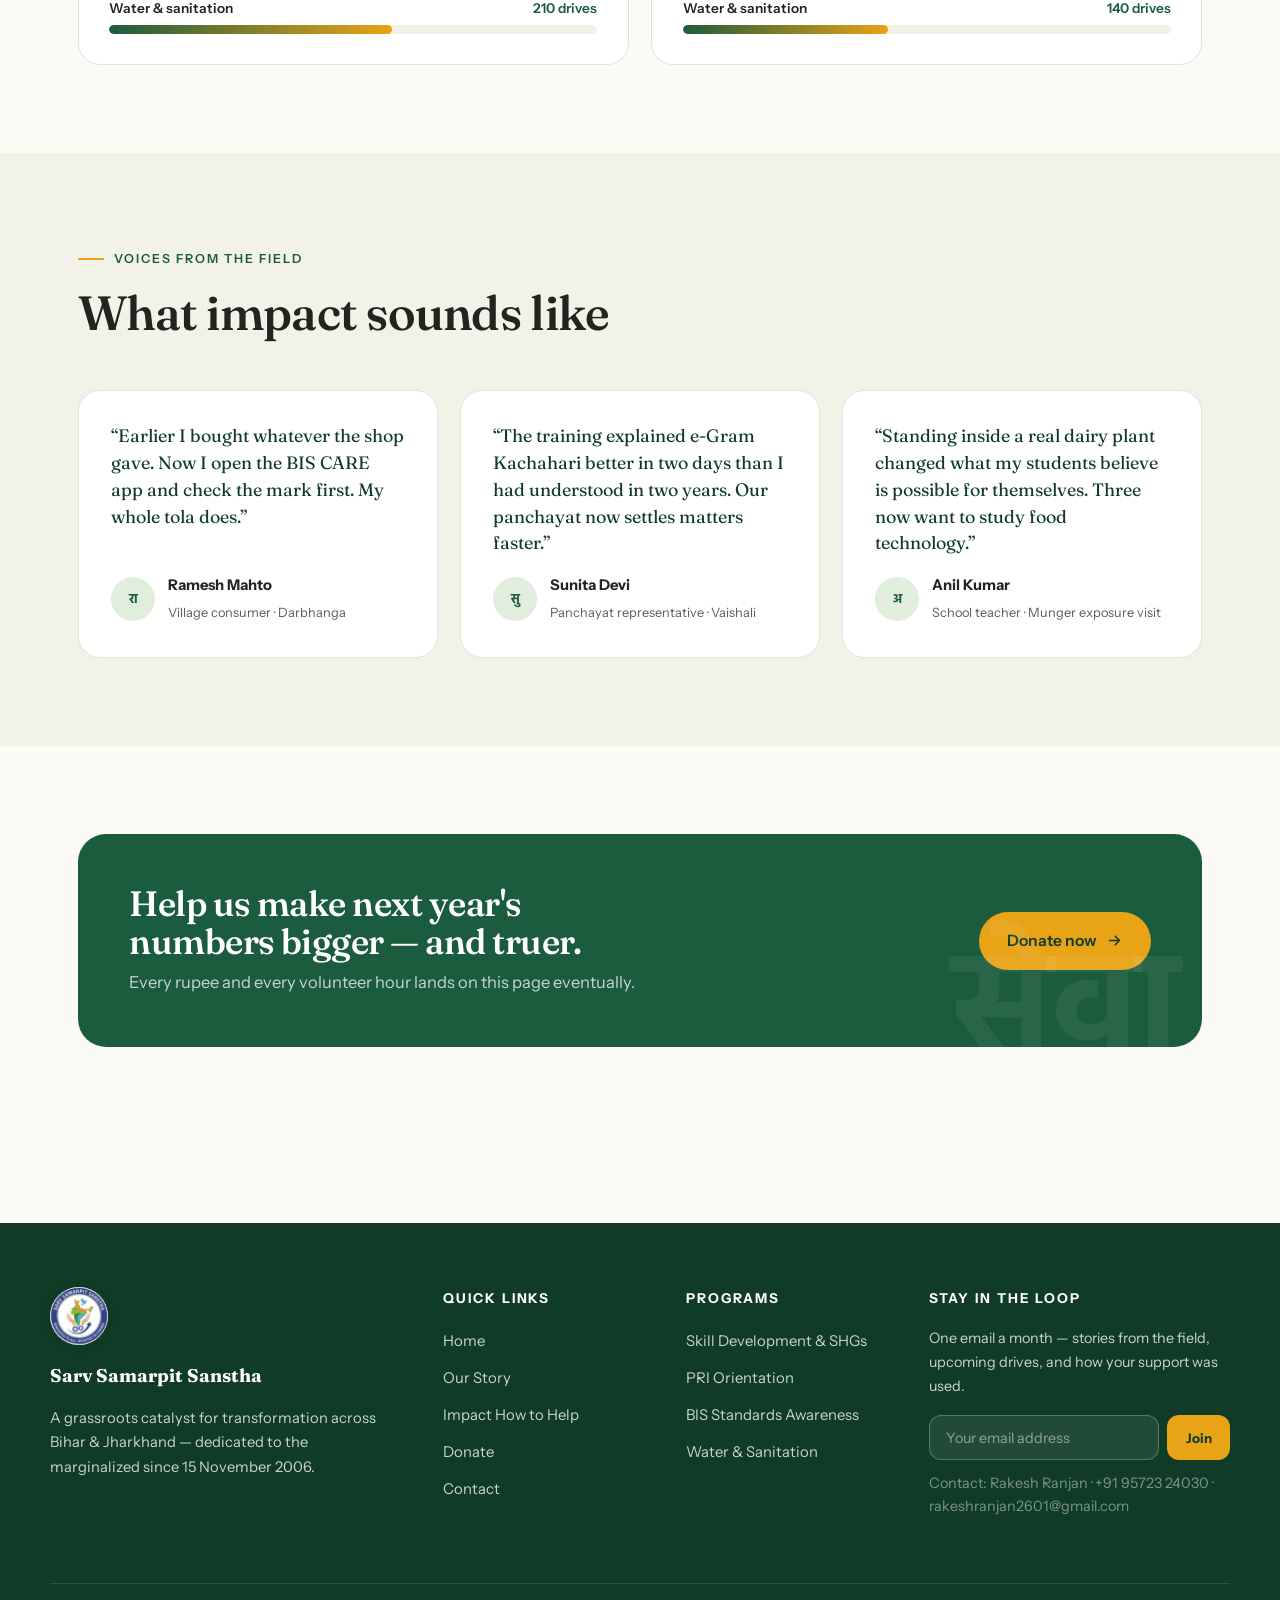
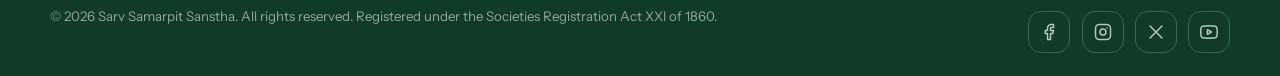
<file: impact.html>
<!DOCTYPE html>
<html lang="en">
<head>
<meta charset="UTF-8" />
<meta name="viewport" content="width=device-width, initial-scale=1.0" />
<title>Our Impact — Sarv Samarpit Sanstha</title>
<meta name="description" content="The measurable impact of Sarv Samarpit Sanstha across Bihar and Jharkhand — children supported, families helped, villages reached, funds utilized." />
<link rel="preconnect" href="https://fonts.googleapis.com" />
<link rel="preconnect" href="https://fonts.gstatic.com" crossorigin />
<link href="https://fonts.googleapis.com/css2?family=Fraunces:opsz,wght@9..144,400;9..144,500;9..144,560;9..144,650&family=Instrument+Sans:wght@400;500;600;700&family=Hind:wght@500;600;700&display=swap" rel="stylesheet" />
<link rel="stylesheet" href="assets/style.css" />
</head>
<body>


<header class="site-header">
  <div class="wrap nav">
    <a class="brand" href="index.html" aria-label="Sarv Samarpit Sanstha — home">
      <img class="brand-logo" src="assets/img/logo.png" alt="Sarv Samarpit Sanstha logo" />
      <span class="brand-name"><b>Sarv Samarpit Sanstha</b><span>Total dedication · since 2006</span></span>
    </a>
    <nav class="nav-links" aria-label="Primary">
      <a href="index.html">Home</a>
      <a href="about.html">Our Story</a>
      <a href="initiatives.html">Initiatives</a>
      <a href="impact.html">Impact</a>
      <a href="help.html">How to Help</a>
      <a href="contact.html">Contact</a>
    </nav>
    <div class="nav-cta">
      <a class="btn btn-ghost nav-donate" href="help.html#volunteer">Volunteer</a>
      <a class="btn btn-gold nav-donate" href="donate.html">Donate</a>
      <button class="nav-burger" aria-label="Open menu" aria-expanded="false"><span></span><span></span><span></span></button>
    </div>
  </div>
  <div class="mobile-menu">
    <a href="index.html">Home</a>
    <a href="about.html">Our Story</a>
    <a href="initiatives.html">Initiatives</a>
    <a href="impact.html">Impact</a>
      <a href="help.html">How to Help</a>
    <a href="contact.html">Contact</a>
    <a class="btn btn-gold" href="donate.html">Donate now</a>
  </div>
</header>


<main>
<section class="page-hero">
  <span class="hero-dev-watermark" aria-hidden="true">प्रभाव</span>
  <div class="wrap">
    <p class="crumbs"><a href="index.html">Home</a><span>›</span>Impact</p>
    <span class="eyebrow"><span class="dev">हमारा प्रभाव</span> · Since 2006</span>
    <h1>Impact you can count. Change you can meet.</h1>
    <p class="lede">Numbers are how we stay accountable — but behind every figure is a person whose confidence rose. Here is both sides of the ledger.</p>
  </div>
</section>

<section class="section tinted" style="padding-top:3.4rem">
  <div class="wrap">
    <div class="impact-grid">
      <div class="stat reveal"><b><span data-count="12400">0</span><span class="unit">+</span></b><span>Children supported through school programs &amp; quiz initiatives</span></div>
      <div class="stat reveal" data-delay="1"><b><span data-count="8600">0</span><span class="unit">+</span></b><span>Families helped with sanitation, standards &amp; livelihoods</span></div>
      <div class="stat reveal" data-delay="2"><b><span data-count="350">0</span><span class="unit">+</span></b><span>Active volunteers across Bihar &amp; Jharkhand</span></div>
      <div class="stat reveal"><b><span data-count="240">0</span><span class="unit">+</span></b><span>Awareness campaigns &amp; training programs conducted</span></div>
      <div class="stat reveal" data-delay="1"><b><span data-count="600">0</span><span class="unit">+</span></b><span>Villages reached through grassroots outreach</span></div>
      <div class="stat reveal" data-delay="2"><b>₹<span data-count="4.2">0</span><span class="unit"> Cr</span></b><span>Funds utilized with full transparency since 2006</span></div>
    </div>
  </div>
</section>

<section class="section">
  <div class="wrap">
    <div class="section-head reveal">
      <span class="eyebrow">Where the work happens</span>
      <h2>Program reach by pillar</h2>
      <p class="lede">How our effort is distributed across the four pillars, and across our two home states.</p>
    </div>
    <div class="region-grid">
      <div class="region-card reveal">
        <h3><svg viewBox="0 0 24 24" fill="none" stroke="currentColor" stroke-width="2" stroke-linecap="round" stroke-linejoin="round"><path d="M20 10c0 6-8 12-8 12s-8-6-8-12a8 8 0 0 1 16 0z"/><circle cx="12" cy="10" r="3"/></svg>Bihar</h3>
        <div class="bar-row"><div class="bar-label"><span>BIS standards awareness</span><span>420 villages</span></div><div class="bar"><i data-w="84"></i></div></div>
        <div class="bar-row"><div class="bar-label"><span>PRI orientation</span><span>96 panchayats</span></div><div class="bar"><i data-w="64"></i></div></div>
        <div class="bar-row"><div class="bar-label"><span>Skill development &amp; SHGs</span><span>3,400 trainees</span></div><div class="bar"><i data-w="72"></i></div></div>
        <div class="bar-row"><div class="bar-label"><span>Water &amp; sanitation</span><span>210 drives</span></div><div class="bar"><i data-w="58"></i></div></div>
      </div>
      <div class="region-card reveal" data-delay="1">
        <h3><svg viewBox="0 0 24 24" fill="none" stroke="currentColor" stroke-width="2" stroke-linecap="round" stroke-linejoin="round"><path d="M20 10c0 6-8 12-8 12s-8-6-8-12a8 8 0 0 1 16 0z"/><circle cx="12" cy="10" r="3"/></svg>Jharkhand</h3>
        <div class="bar-row"><div class="bar-label"><span>BIS standards awareness</span><span>180 villages</span></div><div class="bar"><i data-w="56"></i></div></div>
        <div class="bar-row"><div class="bar-label"><span>PRI orientation</span><span>58 panchayats</span></div><div class="bar"><i data-w="46"></i></div></div>
        <div class="bar-row"><div class="bar-label"><span>Skill development &amp; SHGs</span><span>2,100 trainees</span></div><div class="bar"><i data-w="52"></i></div></div>
        <div class="bar-row"><div class="bar-label"><span>Water &amp; sanitation</span><span>140 drives</span></div><div class="bar"><i data-w="42"></i></div></div>
      </div>
    </div>
  </div>
</section>

<section class="section tinted">
  <div class="wrap">
    <div class="section-head reveal">
      <span class="eyebrow">Voices from the field</span>
      <h2>What impact sounds like</h2>
    </div>
    <div class="testi-grid">
      <div class="testimonial reveal">
        <q>Earlier I bought whatever the shop gave. Now I open the BIS CARE app and check the mark first. My whole tola does.</q>
        <div class="who"><span class="avatar">रा</span><div><b>Ramesh Mahto</b><span>Village consumer · Darbhanga</span></div></div>
      </div>
      <div class="testimonial reveal" data-delay="1">
        <q>The training explained e-Gram Kachahari better in two days than I had understood in two years. Our panchayat now settles matters faster.</q>
        <div class="who"><span class="avatar">सु</span><div><b>Sunita Devi</b><span>Panchayat representative · Vaishali</span></div></div>
      </div>
      <div class="testimonial reveal" data-delay="2">
        <q>Standing inside a real dairy plant changed what my students believe is possible for themselves. Three now want to study food technology.</q>
        <div class="who"><span class="avatar">अ</span><div><b>Anil Kumar</b><span>School teacher · Munger exposure visit</span></div></div>
      </div>
    </div>
  </div>
</section>

<section class="section">
  <div class="wrap">
    <div class="cta-strip reveal">
      <div>
        <h2>Help us make next year's numbers bigger — and truer.</h2>
        <p>Every rupee and every volunteer hour lands on this page eventually.</p>
      </div>
      <a class="btn btn-gold" href="donate.html">Donate now
        <svg viewBox="0 0 24 24" fill="none" stroke="currentColor" stroke-width="2.2" stroke-linecap="round" stroke-linejoin="round"><path d="M5 12h14M13 6l6 6-6 6"/></svg>
      </a>
    </div>
  </div>
</section>

</main>


<footer class="site-footer">
  <div class="wrap footer-top">
    <div class="footer-brand">
      <img class="brand-logo" src="assets/img/logo.png" alt="Sarv Samarpit Sanstha logo" />
      <b style="font-family:var(--font-display);color:#fff;font-size:1.15rem">Sarv Samarpit Sanstha</b>
      <p>A grassroots catalyst for transformation across Bihar &amp; Jharkhand — dedicated to the marginalized since 15 November 2006.</p>
    </div>
    <div>
      <h4>Quick links</h4>
      <ul>
        <li><a href="index.html">Home</a></li>
        <li><a href="about.html">Our Story</a></li>
        <li><a href="impact.html">Impact</a>
      <a href="help.html">How to Help</a></li>
        <li><a href="donate.html">Donate</a></li>
        <li><a href="contact.html">Contact</a></li>
      </ul>
    </div>
    <div>
      <h4>Programs</h4>
      <ul>
        <li><a href="initiatives.html#skills">Skill Development &amp; SHGs</a></li>
        <li><a href="initiatives.html#pri">PRI Orientation</a></li>
        <li><a href="initiatives.html#bis">BIS Standards Awareness</a></li>
        <li><a href="initiatives.html#wash">Water &amp; Sanitation</a></li>
      </ul>
    </div>
    <div class="newsletter">
      <h4>Stay in the loop</h4>
      <p>One email a month — stories from the field, upcoming drives, and how your support was used.</p>
      <form class="newsletter-form" data-demo="Thank you! You're on the list.">
        <input type="email" required placeholder="Your email address" aria-label="Email address" />
        <button type="submit">Join</button>
      </form>
      <p class="footer-note">Contact: Rakesh Ranjan · +91 95723 24030 · rakeshranjan2601@gmail.com</p>
    </div>
  </div>
  <div class="wrap footer-bottom">
    <span>© 2026 Sarv Samarpit Sanstha. All rights reserved. Registered under the Societies Registration Act XXI of 1860.</span>
    <div class="socials">
      <a href="#" aria-label="Facebook"><svg viewBox="0 0 24 24" fill="none" stroke="currentColor" stroke-width="2" stroke-linecap="round" stroke-linejoin="round"><path d="M18 2h-3a5 5 0 0 0-5 5v3H7v4h3v8h4v-8h3l1-4h-4V7a1 1 0 0 1 1-1h3z"/></svg></a>
      <a href="#" aria-label="Instagram"><svg viewBox="0 0 24 24" fill="none" stroke="currentColor" stroke-width="2" stroke-linecap="round" stroke-linejoin="round"><rect x="2" y="2" width="20" height="20" rx="5"/><circle cx="12" cy="12" r="4"/><path d="M17.5 6.5h.01"/></svg></a>
      <a href="#" aria-label="X (Twitter)"><svg viewBox="0 0 24 24" fill="none" stroke="currentColor" stroke-width="2" stroke-linecap="round" stroke-linejoin="round"><path d="m4 4 16 16M20 4 4 20"/></svg></a>
      <a href="#" aria-label="YouTube"><svg viewBox="0 0 24 24" fill="none" stroke="currentColor" stroke-width="2" stroke-linecap="round" stroke-linejoin="round"><path d="M22.5 6.4a3 3 0 0 0-2.1-2.1C18.5 3.8 12 3.8 12 3.8s-6.5 0-8.4.5A3 3 0 0 0 1.5 6.4 31 31 0 0 0 1 12a31 31 0 0 0 .5 5.6 3 3 0 0 0 2.1 2.1c1.9.5 8.4.5 8.4.5s6.5 0 8.4-.5a3 3 0 0 0 2.1-2.1A31 31 0 0 0 23 12a31 31 0 0 0-.5-5.6z"/><path d="m9.8 15.1 5.4-3.1-5.4-3.1v6.2z"/></svg></a>
    </div>
  </div>
</footer>

<script src="assets/script.js"></script>
</body>
</html>
</file>
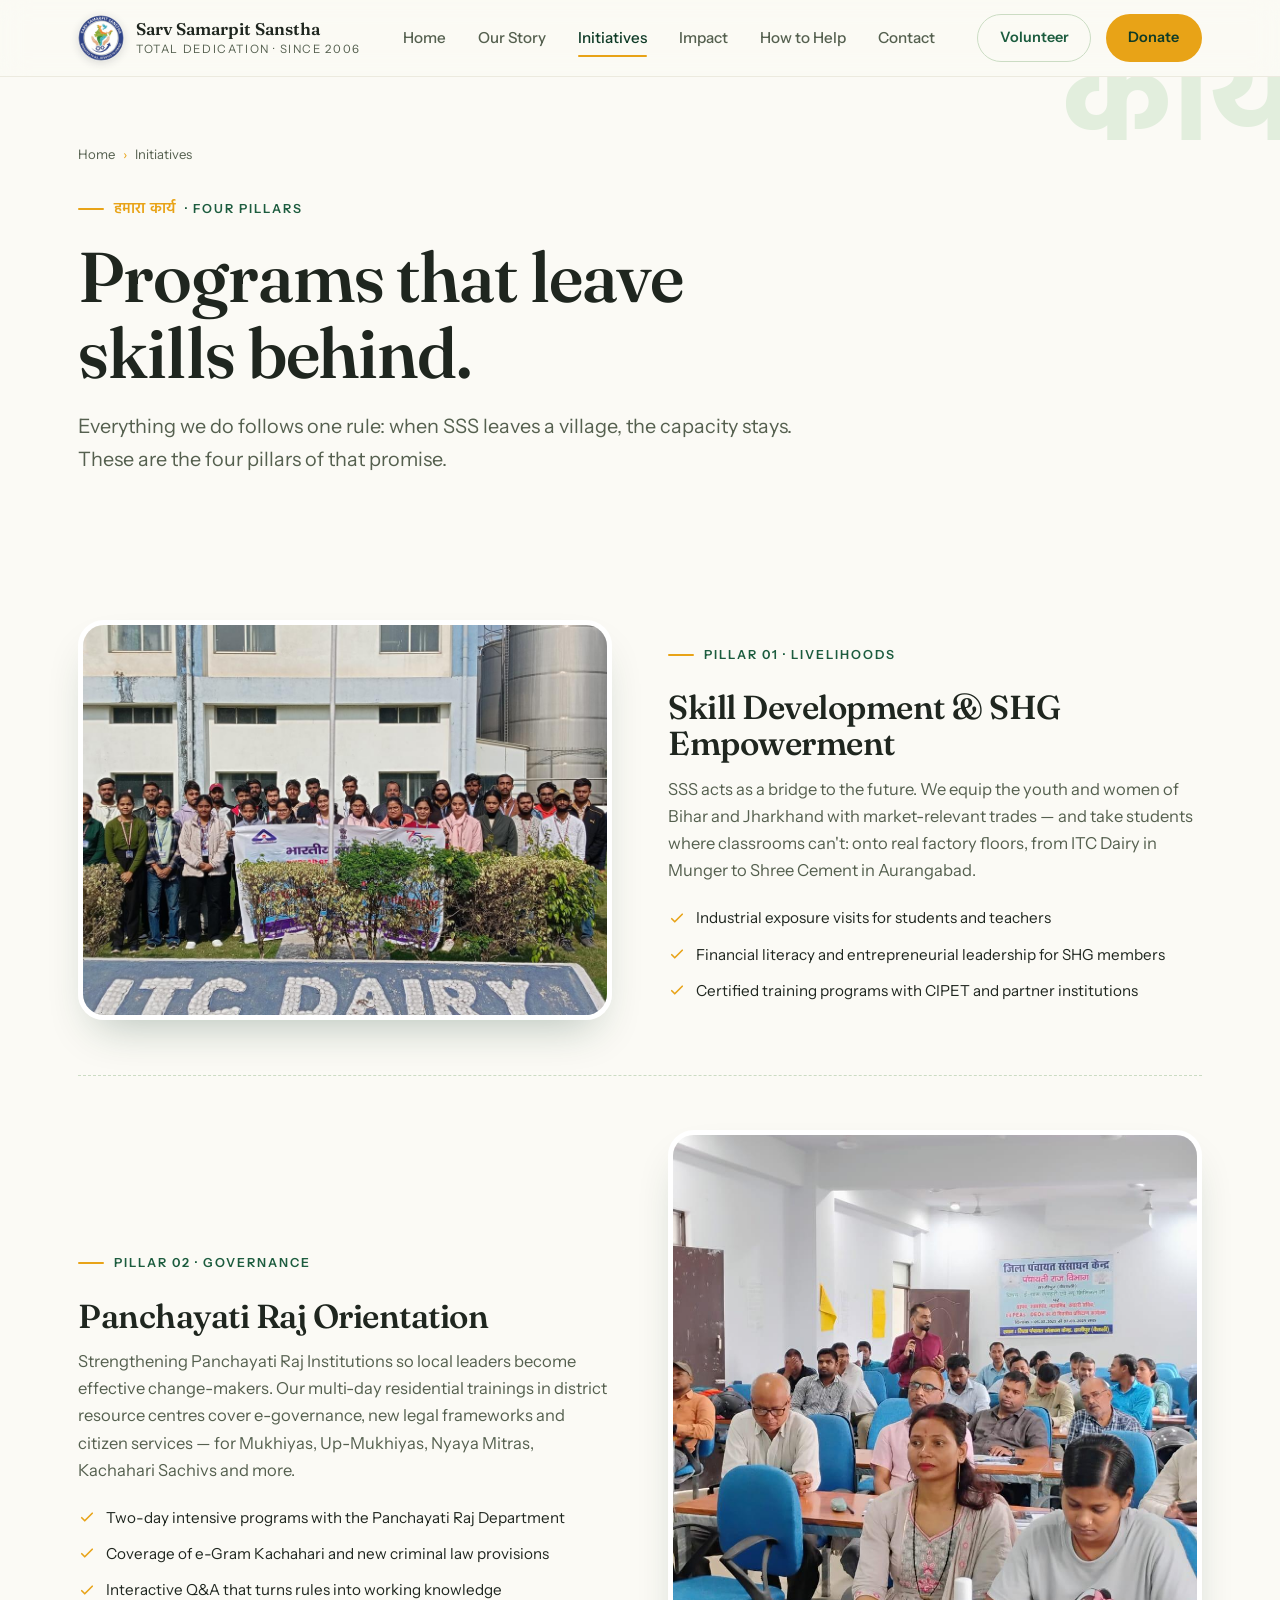
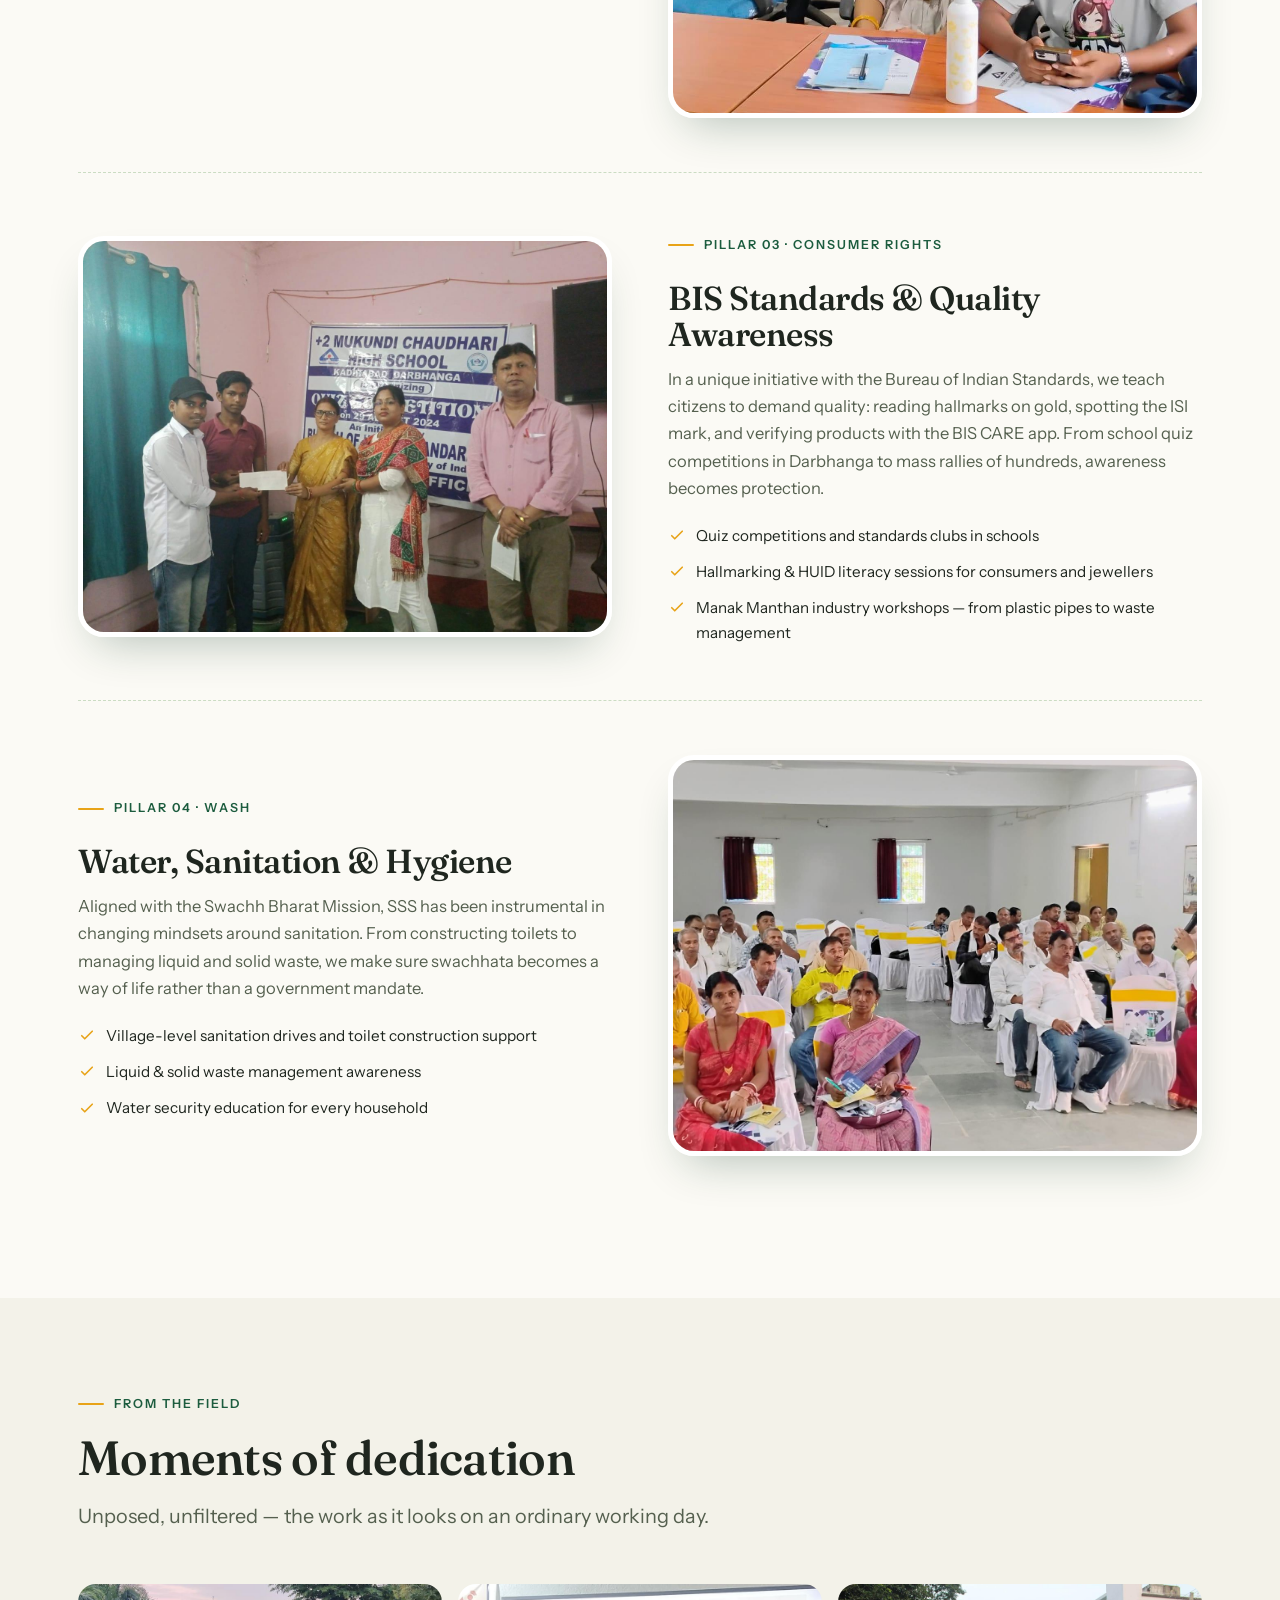
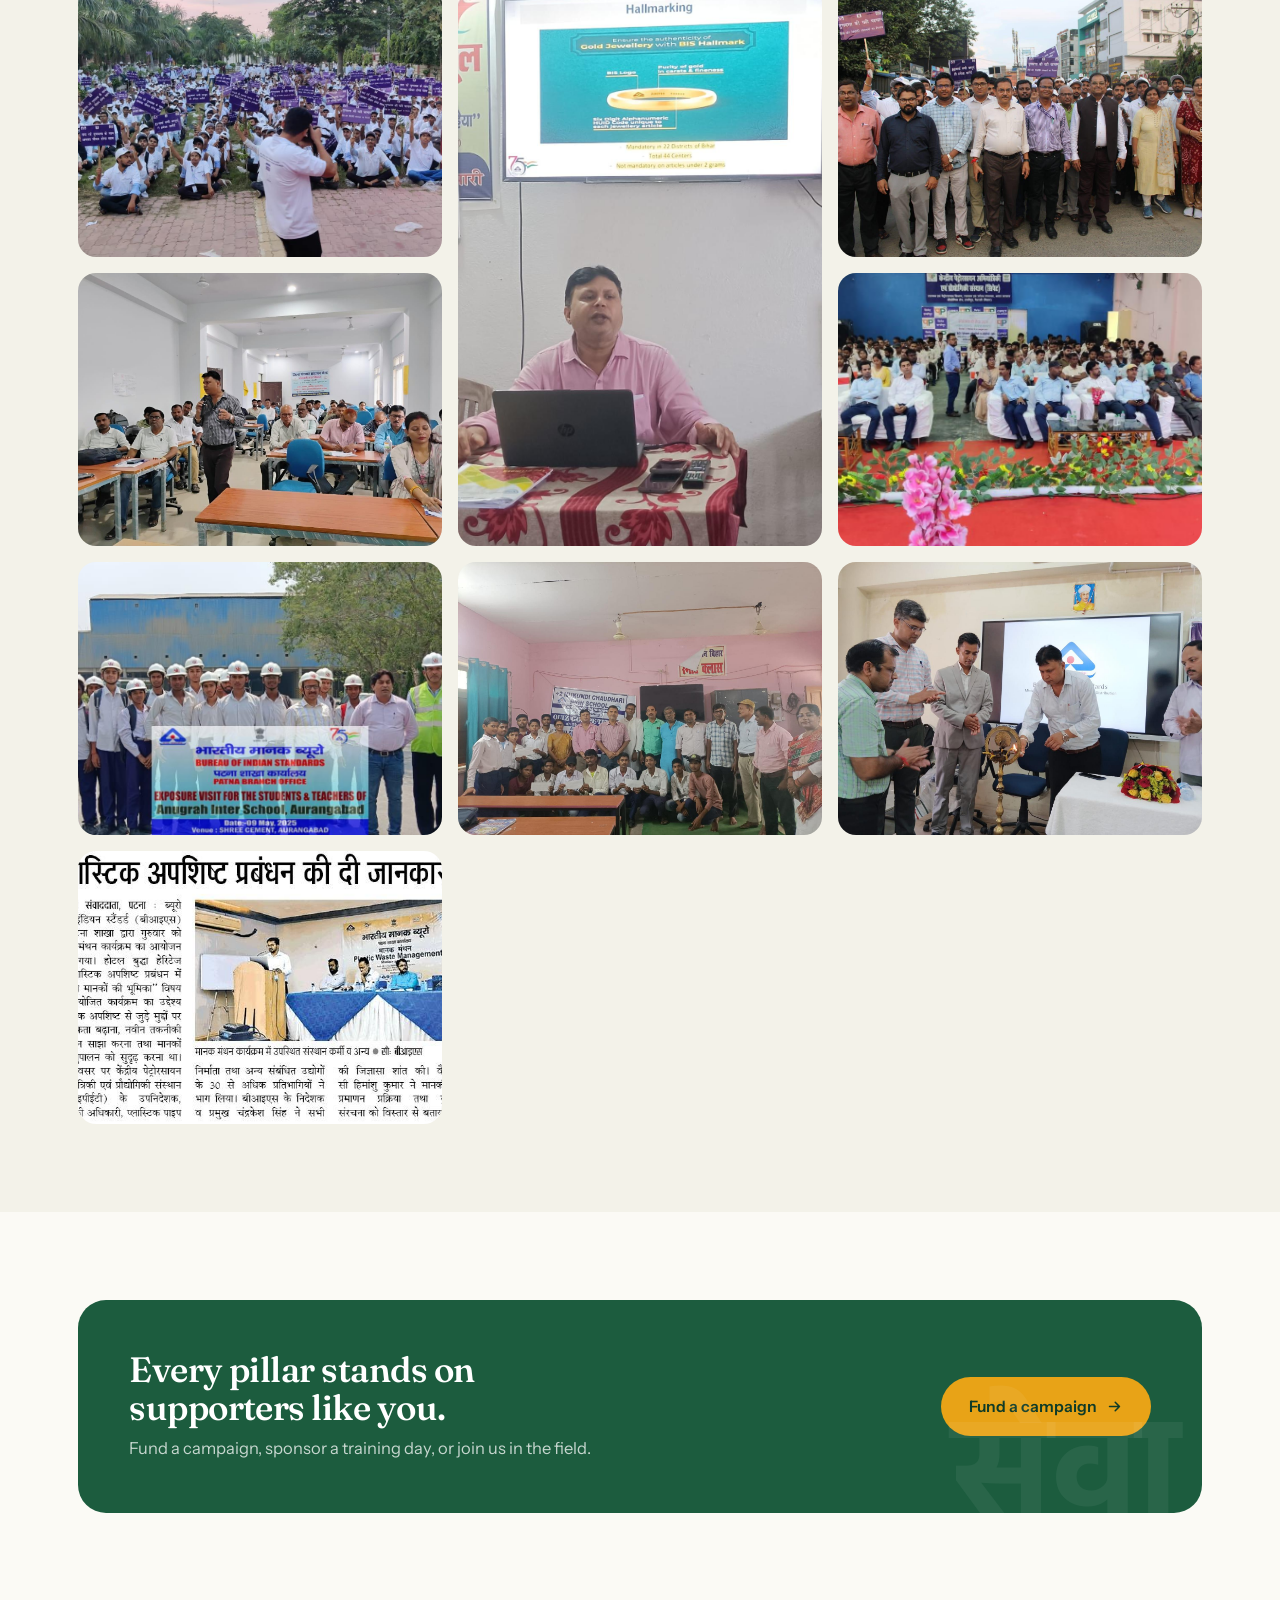
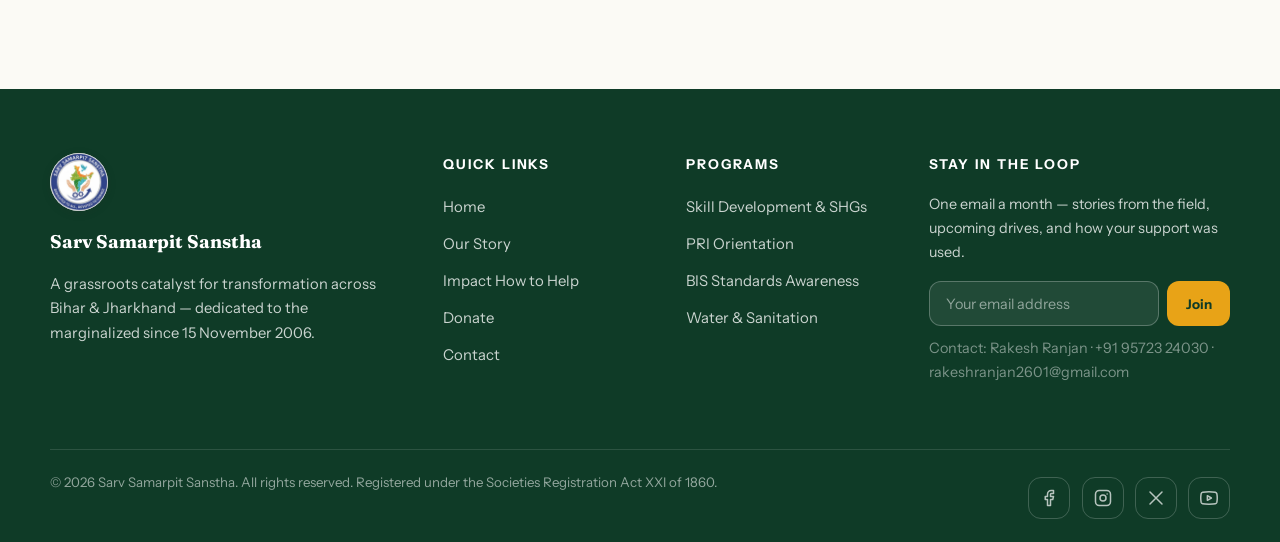
<file: initiatives.html>
<!DOCTYPE html>
<html lang="en">
<head>
<meta charset="UTF-8" />
<meta name="viewport" content="width=device-width, initial-scale=1.0" />
<title>Our Initiatives — Sarv Samarpit Sanstha</title>
<meta name="description" content="Skill development, PRI orientation, BIS standards awareness and WASH — the four pillars of Sarv Samarpit Sanstha's work across Bihar & Jharkhand." />
<link rel="preconnect" href="https://fonts.googleapis.com" />
<link rel="preconnect" href="https://fonts.gstatic.com" crossorigin />
<link href="https://fonts.googleapis.com/css2?family=Fraunces:opsz,wght@9..144,400;9..144,500;9..144,560;9..144,650&family=Instrument+Sans:wght@400;500;600;700&family=Hind:wght@500;600;700&display=swap" rel="stylesheet" />
<link rel="stylesheet" href="assets/style.css" />
<style>
  .pillar{display:grid;grid-template-columns:1fr 1fr;gap:3.5rem;align-items:center;padding:3.4rem 0;border-bottom:1px dashed var(--leaf-line)}
  .pillar:last-of-type{border-bottom:none}
  .pillar.flip .pillar-media{order:2}
  .pillar-media img{border-radius:26px;aspect-ratio:4/3;object-fit:cover;width:100%;box-shadow:var(--shadow-lift);border:5px solid #fff}
  .pillar h2{font-size:clamp(1.6rem,2.6vw,2.1rem);margin:.4rem 0 .9rem}
  .pillar p{color:var(--ink-soft)}
  .pillar-points{margin-top:1.3rem;display:flex;flex-direction:column;gap:.7rem}
  .pillar-points li{display:flex;gap:.65rem;font-size:.95rem}
  .pillar-points svg{width:18px;height:18px;color:var(--marigold);flex:none;margin-top:.2rem}
  @media (max-width:1020px){.pillar{grid-template-columns:1fr;gap:2rem}.pillar.flip .pillar-media{order:0}}
</style>
</head>
<body>

<header class="site-header">
  <div class="wrap nav">
    <a class="brand" href="index.html" aria-label="Sarv Samarpit Sanstha — home">
      <img class="brand-logo" src="assets/img/logo.png" alt="Sarv Samarpit Sanstha logo" />
      <span class="brand-name"><b>Sarv Samarpit Sanstha</b><span>Total dedication · since 2006</span></span>
    </a>
    <nav class="nav-links" aria-label="Primary">
      <a href="index.html">Home</a>
      <a href="about.html">Our Story</a>
      <a href="initiatives.html">Initiatives</a>
      <a href="impact.html">Impact</a>
      <a href="help.html">How to Help</a>
      <a href="contact.html">Contact</a>
    </nav>
    <div class="nav-cta">
      <a class="btn btn-ghost nav-donate" href="help.html#volunteer">Volunteer</a>
      <a class="btn btn-gold nav-donate" href="donate.html">Donate</a>
      <button class="nav-burger" aria-label="Open menu" aria-expanded="false"><span></span><span></span><span></span></button>
    </div>
  </div>
  <div class="mobile-menu">
    <a href="index.html">Home</a>
    <a href="about.html">Our Story</a>
    <a href="initiatives.html">Initiatives</a>
    <a href="impact.html">Impact</a>
      <a href="help.html">How to Help</a>
    <a href="contact.html">Contact</a>
    <a class="btn btn-gold" href="donate.html">Donate now</a>
  </div>
</header>

<main>

<section class="page-hero">
  <span class="hero-dev-watermark" aria-hidden="true">कार्य</span>
  <div class="wrap">
    <p class="crumbs"><a href="index.html">Home</a><span>›</span>Initiatives</p>
    <span class="eyebrow"><span class="dev">हमारा कार्य</span> · Four pillars</span>
    <h1>Programs that leave skills behind.</h1>
    <p class="lede">Everything we do follows one rule: when SSS leaves a village, the capacity stays. These are the four pillars of that promise.</p>
  </div>
</section>

<section class="section" style="padding-top:2rem">
  <div class="wrap">

    <article class="pillar reveal" id="skills">
      <div class="pillar-media"><img src="assets/img/exposure-itc-dairy.jpg" alt="Students on an industrial exposure visit to the ITC Dairy plant" loading="lazy" /></div>
      <div>
        <span class="eyebrow">Pillar 01 · Livelihoods</span>
        <h2>Skill Development &amp; SHG Empowerment</h2>
        <p>SSS acts as a bridge to the future. We equip the youth and women of Bihar and Jharkhand with market-relevant trades — and take students where classrooms can't: onto real factory floors, from ITC Dairy in Munger to Shree Cement in Aurangabad.</p>
        <ul class="pillar-points">
          <li><svg viewBox="0 0 24 24" fill="none" stroke="currentColor" stroke-width="2.2" stroke-linecap="round" stroke-linejoin="round"><path d="m5 13 4 4L19 7"/></svg>Industrial exposure visits for students and teachers</li>
          <li><svg viewBox="0 0 24 24" fill="none" stroke="currentColor" stroke-width="2.2" stroke-linecap="round" stroke-linejoin="round"><path d="m5 13 4 4L19 7"/></svg>Financial literacy and entrepreneurial leadership for SHG members</li>
          <li><svg viewBox="0 0 24 24" fill="none" stroke="currentColor" stroke-width="2.2" stroke-linecap="round" stroke-linejoin="round"><path d="m5 13 4 4L19 7"/></svg>Certified training programs with CIPET and partner institutions</li>
        </ul>
      </div>
    </article>

    <article class="pillar flip reveal" id="pri">
      <div class="pillar-media"><img src="assets/img/pri-training-vertical.jpg" alt="Panchayat representatives attending a training session in Hajipur, Vaishali" loading="lazy" style="aspect-ratio:4/4.4" /></div>
      <div>
        <span class="eyebrow">Pillar 02 · Governance</span>
        <h2>Panchayati Raj Orientation</h2>
        <p>Strengthening Panchayati Raj Institutions so local leaders become effective change-makers. Our multi-day residential trainings in district resource centres cover e-governance, new legal frameworks and citizen services — for Mukhiyas, Up-Mukhiyas, Nyaya Mitras, Kachahari Sachivs and more.</p>
        <ul class="pillar-points">
          <li><svg viewBox="0 0 24 24" fill="none" stroke="currentColor" stroke-width="2.2" stroke-linecap="round" stroke-linejoin="round"><path d="m5 13 4 4L19 7"/></svg>Two-day intensive programs with the Panchayati Raj Department</li>
          <li><svg viewBox="0 0 24 24" fill="none" stroke="currentColor" stroke-width="2.2" stroke-linecap="round" stroke-linejoin="round"><path d="m5 13 4 4L19 7"/></svg>Coverage of e-Gram Kachahari and new criminal law provisions</li>
          <li><svg viewBox="0 0 24 24" fill="none" stroke="currentColor" stroke-width="2.2" stroke-linecap="round" stroke-linejoin="round"><path d="m5 13 4 4L19 7"/></svg>Interactive Q&amp;A that turns rules into working knowledge</li>
        </ul>
      </div>
    </article>

    <article class="pillar reveal" id="bis">
      <div class="pillar-media"><img src="assets/img/quiz-prize-1.jpg" alt="Students receiving prizes at a BIS quiz competition, Mukundi Chaudhari High School" loading="lazy" /></div>
      <div>
        <span class="eyebrow">Pillar 03 · Consumer rights</span>
        <h2>BIS Standards &amp; Quality Awareness</h2>
        <p>In a unique initiative with the Bureau of Indian Standards, we teach citizens to demand quality: reading hallmarks on gold, spotting the ISI mark, and verifying products with the BIS CARE app. From school quiz competitions in Darbhanga to mass rallies of hundreds, awareness becomes protection.</p>
        <ul class="pillar-points">
          <li><svg viewBox="0 0 24 24" fill="none" stroke="currentColor" stroke-width="2.2" stroke-linecap="round" stroke-linejoin="round"><path d="m5 13 4 4L19 7"/></svg>Quiz competitions and standards clubs in schools</li>
          <li><svg viewBox="0 0 24 24" fill="none" stroke="currentColor" stroke-width="2.2" stroke-linecap="round" stroke-linejoin="round"><path d="m5 13 4 4L19 7"/></svg>Hallmarking &amp; HUID literacy sessions for consumers and jewellers</li>
          <li><svg viewBox="0 0 24 24" fill="none" stroke="currentColor" stroke-width="2.2" stroke-linecap="round" stroke-linejoin="round"><path d="m5 13 4 4L19 7"/></svg>Manak Manthan industry workshops — from plastic pipes to waste management</li>
        </ul>
      </div>
    </article>

    <article class="pillar flip reveal" id="wash">
      <div class="pillar-media"><img src="assets/img/shg-village-meeting.jpg" alt="Village community members at a sanitation and hygiene awareness meeting" loading="lazy" /></div>
      <div>
        <span class="eyebrow">Pillar 04 · WASH</span>
        <h2>Water, Sanitation &amp; Hygiene</h2>
        <p>Aligned with the Swachh Bharat Mission, SSS has been instrumental in changing mindsets around sanitation. From constructing toilets to managing liquid and solid waste, we make sure swachhata becomes a way of life rather than a government mandate.</p>
        <ul class="pillar-points">
          <li><svg viewBox="0 0 24 24" fill="none" stroke="currentColor" stroke-width="2.2" stroke-linecap="round" stroke-linejoin="round"><path d="m5 13 4 4L19 7"/></svg>Village-level sanitation drives and toilet construction support</li>
          <li><svg viewBox="0 0 24 24" fill="none" stroke="currentColor" stroke-width="2.2" stroke-linecap="round" stroke-linejoin="round"><path d="m5 13 4 4L19 7"/></svg>Liquid &amp; solid waste management awareness</li>
          <li><svg viewBox="0 0 24 24" fill="none" stroke="currentColor" stroke-width="2.2" stroke-linecap="round" stroke-linejoin="round"><path d="m5 13 4 4L19 7"/></svg>Water security education for every household</li>
        </ul>
      </div>
    </article>

  </div>
</section>

<section class="section tinted" id="gallery">
  <div class="wrap">
    <div class="section-head reveal">
      <span class="eyebrow">From the field</span>
      <h2>Moments of dedication</h2>
      <p class="lede">Unposed, unfiltered — the work as it looks on an ordinary working day.</p>
    </div>
    <div class="gallery reveal">
      <figure><img src="assets/img/mass-rally.jpg" alt="Mass quality-awareness rally with volunteers holding placards" loading="lazy" /><figcaption>Mass awareness rally — hundreds of volunteers, one message of quality</figcaption></figure>
      <figure class="tall"><img src="assets/img/bis-hallmark-session.jpg" alt="Hallmarking awareness session on gold jewellery standards" loading="lazy" /><figcaption>Hallmarking literacy — teaching consumers to read the marks on gold</figcaption></figure>
      <figure><img src="assets/img/awareness-walk.jpg" alt="Community leaders on a quality-awareness walk" loading="lazy" /><figcaption>Awareness walk through town with officials and citizens</figcaption></figure>
      <figure><img src="assets/img/pri-training.jpg" alt="Panchayat training in progress at Hajipur" loading="lazy" /><figcaption>PRI training at the District Panchayat Resource Centre, Hajipur</figcaption></figure>
      <figure><img src="assets/img/cipet-auditorium.jpg" alt="Students at a CIPET orientation event" loading="lazy" /><figcaption>Skill orientation with CIPET, Hajipur</figcaption></figure>
      <figure><img src="assets/img/exposure-cement.jpg" alt="School exposure visit at Shree Cement plant" loading="lazy" /><figcaption>Exposure visit — Anugrah Inter School at Shree Cement, Aurangabad</figcaption></figure>
      <figure><img src="assets/img/quiz-group.jpg" alt="Group photo after a quiz competition in Darbhanga" loading="lazy" /><figcaption>Quiz day at Mukundi Chaudhari High School, Darbhanga</figcaption></figure>
      <figure><img src="assets/img/lamp-lighting.jpg" alt="Ceremonial lamp lighting at a standards program" loading="lazy" /><figcaption>Inaugurating a standards awareness program</figcaption></figure>
      <figure><img src="assets/img/news-plastic-waste.jpg" alt="Newspaper coverage of the plastic waste management workshop" loading="lazy" /><figcaption>In the press — plastic waste management workshop, Patna</figcaption></figure>
    </div>
  </div>
</section>

<section class="section">
  <div class="wrap">
    <div class="cta-strip reveal">
      <div>
        <h2>Every pillar stands on supporters like you.</h2>
        <p>Fund a campaign, sponsor a training day, or join us in the field.</p>
      </div>
      <a class="btn btn-gold" href="donate.html">Fund a campaign
        <svg viewBox="0 0 24 24" fill="none" stroke="currentColor" stroke-width="2.2" stroke-linecap="round" stroke-linejoin="round"><path d="M5 12h14M13 6l6 6-6 6"/></svg>
      </a>
    </div>
  </div>
</section>

</main>

<footer class="site-footer">
  <div class="wrap footer-top">
    <div class="footer-brand">
      <img class="brand-logo" src="assets/img/logo.png" alt="Sarv Samarpit Sanstha logo" />
      <b style="font-family:var(--font-display);color:#fff;font-size:1.15rem">Sarv Samarpit Sanstha</b>
      <p>A grassroots catalyst for transformation across Bihar &amp; Jharkhand — dedicated to the marginalized since 15 November 2006.</p>
    </div>
    <div>
      <h4>Quick links</h4>
      <ul>
        <li><a href="index.html">Home</a></li>
        <li><a href="about.html">Our Story</a></li>
        <li><a href="impact.html">Impact</a>
      <a href="help.html">How to Help</a></li>
        <li><a href="donate.html">Donate</a></li>
        <li><a href="contact.html">Contact</a></li>
      </ul>
    </div>
    <div>
      <h4>Programs</h4>
      <ul>
        <li><a href="initiatives.html#skills">Skill Development &amp; SHGs</a></li>
        <li><a href="initiatives.html#pri">PRI Orientation</a></li>
        <li><a href="initiatives.html#bis">BIS Standards Awareness</a></li>
        <li><a href="initiatives.html#wash">Water &amp; Sanitation</a></li>
      </ul>
    </div>
    <div class="newsletter">
      <h4>Stay in the loop</h4>
      <p>One email a month — stories from the field, upcoming drives, and how your support was used.</p>
      <form class="newsletter-form" data-demo="Thank you! You're on the list.">
        <input type="email" required placeholder="Your email address" aria-label="Email address" />
        <button type="submit">Join</button>
      </form>
      <p class="footer-note">Contact: Rakesh Ranjan · +91 95723 24030 · rakeshranjan2601@gmail.com</p>
    </div>
  </div>
  <div class="wrap footer-bottom">
    <span>© 2026 Sarv Samarpit Sanstha. All rights reserved. Registered under the Societies Registration Act XXI of 1860.</span>
    <div class="socials">
      <a href="#" aria-label="Facebook"><svg viewBox="0 0 24 24" fill="none" stroke="currentColor" stroke-width="2" stroke-linecap="round" stroke-linejoin="round"><path d="M18 2h-3a5 5 0 0 0-5 5v3H7v4h3v8h4v-8h3l1-4h-4V7a1 1 0 0 1 1-1h3z"/></svg></a>
      <a href="#" aria-label="Instagram"><svg viewBox="0 0 24 24" fill="none" stroke="currentColor" stroke-width="2" stroke-linecap="round" stroke-linejoin="round"><rect x="2" y="2" width="20" height="20" rx="5"/><circle cx="12" cy="12" r="4"/><path d="M17.5 6.5h.01"/></svg></a>
      <a href="#" aria-label="X (Twitter)"><svg viewBox="0 0 24 24" fill="none" stroke="currentColor" stroke-width="2" stroke-linecap="round" stroke-linejoin="round"><path d="m4 4 16 16M20 4 4 20"/></svg></a>
      <a href="#" aria-label="YouTube"><svg viewBox="0 0 24 24" fill="none" stroke="currentColor" stroke-width="2" stroke-linecap="round" stroke-linejoin="round"><path d="M22.5 6.4a3 3 0 0 0-2.1-2.1C18.5 3.8 12 3.8 12 3.8s-6.5 0-8.4.5A3 3 0 0 0 1.5 6.4 31 31 0 0 0 1 12a31 31 0 0 0 .5 5.6 3 3 0 0 0 2.1 2.1c1.9.5 8.4.5 8.4.5s6.5 0 8.4-.5a3 3 0 0 0 2.1-2.1A31 31 0 0 0 23 12a31 31 0 0 0-.5-5.6z"/><path d="m9.8 15.1 5.4-3.1-5.4-3.1v6.2z"/></svg></a>
    </div>
  </div>
</footer>

<script src="assets/script.js"></script>
</body>
</html>
</file>
<file: assets/style.css>
/* =============================================================
   Sarv Samarpit Sanstha — sarvsamarpit.org
   Design system: "Seva Thread"
   Palette  : forest green (trust/growth) · marigold (hope/warmth)
              warm paper neutral · deep ink
   Type     : Fraunces (display) · Instrument Sans (body)
              Hind (Devanagari accents)
   ============================================================= */

:root{
  --paper:      #FBFAF5;
  --paper-2:    #F3F2E9;
  --ink:        #1F261F;
  --ink-soft:   #55604F;
  --forest:     #1C5C3E;
  --forest-deep:#0F3B27;
  --leaf:       #E2EEDD;
  --leaf-line:  #CBDCC3;
  --marigold:   #E8A317;
  --marigold-soft:#FBEED2;
  --line:       #E6E3D6;
  --white:      #FFFFFF;

  --font-display:"Fraunces", Georgia, "Times New Roman", serif;
  --font-body:  "Instrument Sans", "Segoe UI", -apple-system, Helvetica, Arial, sans-serif;
  --font-dev:   "Hind", "Noto Sans Devanagari", sans-serif;

  --radius-card: 22px;
  --radius-blob: 58% 42% 55% 45% / 52% 48% 52% 48%;
  --shadow-soft: 0 10px 30px -12px rgba(31,38,31,.18);
  --shadow-lift: 0 22px 45px -18px rgba(15,59,39,.30);
  --wrap: 1180px;
  --ease: cubic-bezier(.22,.75,.34,1);
}

*{margin:0;padding:0;box-sizing:border-box}
html{scroll-behavior:smooth}
body{
  font-family:var(--font-body);
  background:var(--paper);
  color:var(--ink);
  line-height:1.65;
  font-size:16.5px;
  -webkit-font-smoothing:antialiased;
  overflow-x:hidden;
}
img{max-width:100%;display:block}
a{color:inherit;text-decoration:none}
ul{list-style:none}
button{font-family:inherit;cursor:pointer}

::selection{background:var(--marigold-soft);color:var(--forest-deep)}

.wrap{max-width:var(--wrap);margin:0 auto;padding:0 28px}

/* ---------- Typography ---------- */
h1,h2,h3,.display{
  font-family:var(--font-display);
  font-weight:560;
  line-height:1.08;
  letter-spacing:-.015em;
  color:var(--ink);
}
h1{font-size:clamp(2.6rem,5.6vw,4.4rem)}
h2{font-size:clamp(2rem,3.9vw,3rem)}
h3{font-size:1.35rem;line-height:1.3}
.lede{
  font-size:clamp(1.05rem,1.6vw,1.24rem);
  color:var(--ink-soft);
  max-width:56ch;
}
.eyebrow{
  display:inline-flex;align-items:center;gap:.6rem;
  font-size:.78rem;font-weight:600;letter-spacing:.16em;
  text-transform:uppercase;color:var(--forest);
  margin-bottom:1.1rem;
}
.eyebrow::before{
  content:"";width:26px;height:2px;background:var(--marigold);
  border-radius:2px;
}
.eyebrow .dev{
  font-family:var(--font-dev);font-weight:600;letter-spacing:.02em;
  text-transform:none;color:var(--marigold);font-size:.92rem;
}
em.hl{
  font-style:normal;position:relative;white-space:nowrap;
}
em.hl::after{
  content:"";position:absolute;left:-2%;right:-2%;bottom:.06em;height:.34em;
  background:var(--marigold-soft);z-index:-1;border-radius:3px;
}

/* ---------- Buttons ---------- */
.btn{
  display:inline-flex;align-items:center;gap:.55rem;
  padding:.95rem 1.7rem;border-radius:999px;
  font-weight:600;font-size:.98rem;border:1.5px solid transparent;
  transition:transform .25s var(--ease), box-shadow .25s var(--ease),
             background .25s, color .25s, border-color .25s;
}
.btn svg{width:17px;height:17px;transition:transform .25s var(--ease)}
.btn:hover svg{transform:translateX(3px)}
.btn-primary{background:var(--forest);color:#fff;box-shadow:var(--shadow-soft)}
.btn-primary:hover{background:var(--forest-deep);transform:translateY(-2px);box-shadow:var(--shadow-lift)}
.btn-gold{background:var(--marigold);color:var(--forest-deep)}
.btn-gold:hover{background:#F4B32E;transform:translateY(-2px);box-shadow:var(--shadow-lift)}
.btn-ghost{border-color:var(--leaf-line);color:var(--forest);background:transparent}
.btn-ghost:hover{border-color:var(--forest);background:var(--leaf)}
.btn-light{background:#fff;color:var(--forest-deep)}
.btn-light:hover{transform:translateY(-2px);box-shadow:var(--shadow-lift)}

/* ---------- Header ---------- */
.site-header{
  position:sticky;top:0;z-index:60;
  backdrop-filter:blur(14px);
  background:rgba(251,250,245,.82);
  border-bottom:1px solid rgba(230,227,214,.7);
  transition:box-shadow .3s;
}
.site-header.scrolled{box-shadow:0 6px 24px -14px rgba(31,38,31,.25)}
.nav{
  display:flex;align-items:center;justify-content:space-between;
  height:76px;
}
.brand{display:flex;align-items:center;gap:.75rem}
.brand-mark{
  width:42px;height:42px;flex:none;border-radius:14px 14px 14px 4px;
  background:linear-gradient(140deg,var(--forest) 55%,var(--forest-deep));
  display:grid;place-items:center;color:var(--marigold);
  font-family:var(--font-dev);font-weight:700;font-size:1.05rem;
}
.brand-name{line-height:1.15}
.brand-name b{font-family:var(--font-display);font-weight:600;font-size:1.06rem;display:block}
.brand-name span{font-size:.72rem;letter-spacing:.14em;text-transform:uppercase;color:var(--ink-soft)}
.nav-links{display:flex;align-items:center;gap:2rem;font-weight:500;font-size:.95rem}
.nav-links a{position:relative;padding:.3rem 0;color:var(--ink-soft);transition:color .2s}
.nav-links a::after{
  content:"";position:absolute;left:0;bottom:-2px;height:2px;width:0;
  background:var(--marigold);border-radius:2px;transition:width .25s var(--ease);
}
.nav-links a:hover,.nav-links a.active{color:var(--forest-deep)}
.nav-links a:hover::after,.nav-links a.active::after{width:100%}
.nav-cta{display:flex;align-items:center;gap:.9rem}
.nav-donate{padding:.68rem 1.35rem;font-size:.9rem}
.nav-burger{
  display:none;width:44px;height:44px;border:1.5px solid var(--line);
  border-radius:12px;background:#fff;flex-direction:column;gap:5px;
  align-items:center;justify-content:center;
}
.nav-burger span{width:18px;height:2px;background:var(--ink);border-radius:2px;transition:.3s var(--ease)}
.nav-burger.open span:nth-child(1){transform:translateY(7px) rotate(45deg)}
.nav-burger.open span:nth-child(2){opacity:0}
.nav-burger.open span:nth-child(3){transform:translateY(-7px) rotate(-45deg)}

.mobile-menu{
  display:none;flex-direction:column;gap:.2rem;
  padding:1rem 28px 1.6rem;border-top:1px solid var(--line);
  background:var(--paper);
}
.mobile-menu a{padding:.7rem 0;font-weight:600;color:var(--ink);border-bottom:1px dashed var(--line)}
.mobile-menu .btn{margin-top:1rem;justify-content:center}
.mobile-menu.open{display:flex}

/* ---------- Seva thread signature ---------- */
.thread{
  position:absolute;inset:0;pointer-events:none;z-index:0;overflow:visible;
}
.thread path{
  fill:none;stroke:var(--marigold);stroke-width:2.5;
  stroke-dasharray:3 11;stroke-linecap:round;opacity:.65;
}

/* ---------- Hero ---------- */
.hero{position:relative;padding:4.5rem 0 5.5rem;overflow:hidden}
.hero-grid{
  position:relative;z-index:1;
  display:grid;grid-template-columns:1.05fr .95fr;gap:3.5rem;align-items:center;
}
.hero h1{margin:0 0 1.4rem}
.hero .lede{margin-bottom:2.2rem}
.hero-ctas{display:flex;flex-wrap:wrap;gap:1rem;margin-bottom:2.6rem}
.hero-proof{
  display:flex;gap:2.2rem;flex-wrap:wrap;
  padding-top:1.6rem;border-top:1px dashed var(--leaf-line);
}
.hero-proof div b{
  font-family:var(--font-display);font-size:1.55rem;font-weight:600;
  display:block;color:var(--forest-deep);line-height:1.1;
}
.hero-proof div span{font-size:.82rem;color:var(--ink-soft);letter-spacing:.04em}

.hero-collage{position:relative;min-height:520px}
.hero-collage .ph{
  position:absolute;object-fit:cover;box-shadow:var(--shadow-lift);
  border:5px solid #fff;
}
.hero-collage .ph-main{
  width:72%;height:64%;left:0;top:4%;
  border-radius:44% 56% 52% 48% / 46% 44% 56% 54%;
  animation:blob-drift 14s ease-in-out infinite alternate;
}
.hero-collage .ph-b{
  width:46%;height:44%;right:0;bottom:8%;
  border-radius:52% 48% 46% 54% / 50% 56% 44% 50%;
  animation:blob-drift 17s ease-in-out infinite alternate-reverse;
}
.hero-collage .stamp{
  position:absolute;left:52%;bottom:2%;z-index:2;
  background:var(--forest-deep);color:#fff;border-radius:18px;
  padding:1rem 1.25rem;max-width:240px;box-shadow:var(--shadow-lift);
  transform:rotate(-2deg);
}
.hero-collage .stamp .dev{
  font-family:var(--font-dev);color:var(--marigold);font-weight:700;font-size:1.02rem;
}
.hero-collage .stamp p{font-size:.82rem;opacity:.85;line-height:1.45;margin-top:.2rem}
.hero-dev-watermark{
  position:absolute;right:-3rem;top:-1.5rem;z-index:0;
  font-family:var(--font-dev);font-weight:700;
  font-size:clamp(6rem,14vw,11rem);color:var(--leaf);
  line-height:1;user-select:none;
}
@keyframes blob-drift{
  from{border-radius:44% 56% 52% 48% / 46% 44% 56% 54%}
  to{border-radius:56% 44% 46% 54% / 54% 56% 44% 46%}
}

/* ---------- Section scaffolding ---------- */
section{position:relative}
.section{padding:5.5rem 0}
.section-head{max-width:640px;margin-bottom:3.2rem}
.section-head.center{margin-inline:auto;text-align:center}
.section-head.center .eyebrow{justify-content:center}
.section-head.center .eyebrow::before{display:none}
.section-head h2{margin-bottom:1rem}
.tinted{background:var(--paper-2)}
.forest-band{background:var(--forest-deep);color:#fff}
.forest-band h2,.forest-band h3{color:#fff}
.forest-band .lede{color:rgba(255,255,255,.75)}

/* ---------- Reveal on scroll ---------- */
.reveal{opacity:0;transform:translateY(26px);transition:opacity .7s var(--ease),transform .7s var(--ease)}
.reveal.in{opacity:1;transform:none}
.reveal[data-delay="1"]{transition-delay:.12s}
.reveal[data-delay="2"]{transition-delay:.24s}
.reveal[data-delay="3"]{transition-delay:.36s}

/* ---------- Impact stats ---------- */
.impact{position:relative}
.impact-grid{
  display:grid;grid-template-columns:repeat(3,1fr);gap:1.4rem;
}
.stat{
  background:#fff;border:1px solid var(--line);border-radius:var(--radius-card);
  padding:2rem 1.8rem;position:relative;overflow:hidden;
  transition:transform .3s var(--ease),box-shadow .3s var(--ease);
}
.stat:hover{transform:translateY(-4px);box-shadow:var(--shadow-soft)}
.stat::before{
  content:"";position:absolute;top:0;left:0;width:100%;height:4px;
  background:linear-gradient(90deg,var(--forest),var(--marigold));
  opacity:0;transition:opacity .3s;
}
.stat:hover::before{opacity:1}
.stat b{
  font-family:var(--font-display);font-weight:600;
  font-size:clamp(2.1rem,3.4vw,2.9rem);color:var(--forest-deep);
  display:block;line-height:1;margin-bottom:.55rem;
}
.stat b .unit{font-size:.55em;color:var(--marigold)}
.stat span{color:var(--ink-soft);font-size:.95rem}

/* ---------- Initiative cards ---------- */
.init-grid{display:grid;grid-template-columns:repeat(2,1fr);gap:1.8rem}
.init-card{
  background:#fff;border:1px solid var(--line);border-radius:var(--radius-card);
  overflow:hidden;display:flex;flex-direction:column;
  transition:transform .35s var(--ease),box-shadow .35s var(--ease);
}
.init-card:hover{transform:translateY(-6px);box-shadow:var(--shadow-lift)}
.init-media{position:relative;aspect-ratio:16/9.5;overflow:hidden}
.init-media img{width:100%;height:100%;object-fit:cover;transition:transform .7s var(--ease)}
.init-card:hover .init-media img{transform:scale(1.055)}
.init-tag{
  position:absolute;top:14px;left:14px;
  background:rgba(255,255,255,.92);backdrop-filter:blur(6px);
  color:var(--forest-deep);font-size:.72rem;font-weight:700;
  letter-spacing:.12em;text-transform:uppercase;
  padding:.4rem .8rem;border-radius:999px;
}
.init-body{padding:1.7rem 1.7rem 1.9rem;display:flex;flex-direction:column;gap:.8rem;flex:1}
.init-body p{color:var(--ink-soft);font-size:.97rem;flex:1}
.link-more{
  display:inline-flex;align-items:center;gap:.45rem;
  font-weight:650;color:var(--forest);font-size:.95rem;margin-top:.3rem;
}
.link-more svg{width:16px;height:16px;transition:transform .25s var(--ease)}
.init-card:hover .link-more svg,.link-more:hover svg{transform:translateX(4px)}

/* ---------- Story band ---------- */
.story{display:grid;grid-template-columns:.92fr 1.08fr;gap:4rem;align-items:center}
.story-media{position:relative}
.story-media img{
  border-radius:var(--radius-blob);
  aspect-ratio:4/4.4;object-fit:cover;width:100%;
  border:6px solid #fff;box-shadow:var(--shadow-lift);
}
.story-media .badge-year{
  position:absolute;top:-1rem;right:.5rem;background:var(--marigold);
  color:var(--forest-deep);font-family:var(--font-display);
  font-weight:650;border-radius:50%;width:104px;height:104px;
  display:grid;place-items:center;text-align:center;line-height:1.15;
  font-size:.95rem;box-shadow:var(--shadow-soft);transform:rotate(6deg);
}
.story-media .badge-year b{font-size:1.5rem;display:block}
blockquote.pull{
  font-family:var(--font-display);font-size:clamp(1.25rem,2vw,1.55rem);
  font-weight:500;line-height:1.45;color:var(--forest-deep);
  border-left:3px solid var(--marigold);padding-left:1.3rem;margin:1.8rem 0;
}
.story .attribution{font-size:.88rem;color:var(--ink-soft);letter-spacing:.03em}

/* ---------- Help cards ---------- */
.help-grid{display:grid;grid-template-columns:repeat(4,1fr);gap:1.4rem}
.help-card{
  background:#fff;border:1px solid var(--line);border-radius:var(--radius-card);
  padding:2rem 1.6rem;display:flex;flex-direction:column;gap:.85rem;
  transition:transform .3s var(--ease),box-shadow .3s var(--ease),border-color .3s;
}
.help-card:hover{transform:translateY(-5px);box-shadow:var(--shadow-soft);border-color:var(--leaf-line)}
.help-icon{
  width:52px;height:52px;border-radius:16px 16px 16px 5px;
  background:var(--leaf);display:grid;place-items:center;color:var(--forest);
}
.help-icon svg{width:24px;height:24px}
.help-card p{color:var(--ink-soft);font-size:.93rem;flex:1}
.help-card .link-more{font-size:.9rem}

/* ---------- Donate band ---------- */
.donate-band{position:relative;overflow:hidden}
.donate-band::before{
  content:"";position:absolute;width:560px;height:560px;border-radius:50%;
  background:radial-gradient(circle,rgba(232,163,23,.22),transparent 68%);
  top:-220px;right:-140px;
}
.donate-band::after{
  content:"";position:absolute;width:420px;height:420px;border-radius:50%;
  background:radial-gradient(circle,rgba(226,238,221,.10),transparent 70%);
  bottom:-180px;left:-120px;
}
.donate-inner{position:relative;z-index:1;display:grid;grid-template-columns:1.1fr .9fr;gap:3.5rem;align-items:center}
.donate-inner h2{margin-bottom:1.1rem}
.donate-trust{display:flex;flex-direction:column;gap:.8rem;margin-top:2rem}
.donate-trust li{display:flex;gap:.7rem;align-items:flex-start;font-size:.95rem;color:rgba(255,255,255,.82)}
.donate-trust svg{width:19px;height:19px;flex:none;color:var(--marigold);margin-top:.15rem}

.donate-card{
  background:#fff;color:var(--ink);border-radius:26px;padding:2.2rem;
  box-shadow:0 30px 70px -25px rgba(0,0,0,.5);
}
.donate-card h3{margin-bottom:.4rem}
.donate-card .sub{font-size:.9rem;color:var(--ink-soft);margin-bottom:1.4rem}
.amounts{display:grid;grid-template-columns:repeat(3,1fr);gap:.7rem;margin-bottom:1rem}
.amounts button{
  padding:.85rem .4rem;border-radius:14px;border:1.5px solid var(--line);
  background:#fff;font-weight:650;font-size:1rem;color:var(--ink);
  transition:all .2s var(--ease);
}
.amounts button:hover{border-color:var(--forest)}
.amounts button.sel{background:var(--forest);border-color:var(--forest);color:#fff}
.amount-custom{
  width:100%;padding:.9rem 1.1rem;border-radius:14px;border:1.5px solid var(--line);
  font-size:1rem;font-family:inherit;margin-bottom:1.2rem;background:var(--paper);
}
.amount-custom:focus{outline:2px solid var(--marigold);border-color:transparent}
.donate-card .btn{width:100%;justify-content:center}
.secure-note{
  display:flex;align-items:center;justify-content:center;gap:.5rem;
  margin-top:1rem;font-size:.82rem;color:var(--ink-soft);
}
.secure-note svg{width:15px;height:15px;color:var(--forest)}

/* ---------- News ---------- */
.news-grid{display:grid;grid-template-columns:repeat(3,1fr);gap:1.8rem}
.news-card{
  background:#fff;border:1px solid var(--line);border-radius:var(--radius-card);
  overflow:hidden;transition:transform .3s var(--ease),box-shadow .3s var(--ease);
  display:flex;flex-direction:column;
}
.news-card:hover{transform:translateY(-5px);box-shadow:var(--shadow-soft)}
.news-media{aspect-ratio:16/11;overflow:hidden;background:var(--paper-2)}
.news-media img{width:100%;height:100%;object-fit:cover;object-position:top;transition:transform .6s var(--ease)}
.news-card:hover .news-media img{transform:scale(1.04)}
.news-body{padding:1.5rem 1.5rem 1.7rem;flex:1;display:flex;flex-direction:column;gap:.6rem}
.news-meta{display:flex;gap:.8rem;align-items:center;font-size:.78rem;color:var(--ink-soft);letter-spacing:.05em;text-transform:uppercase;font-weight:600}
.news-meta .dot{width:4px;height:4px;border-radius:50%;background:var(--marigold)}
.news-body h3{font-size:1.12rem}
.news-body p{font-size:.92rem;color:var(--ink-soft);flex:1}

/* ---------- Partners ---------- */
.partner-row{
  display:flex;flex-wrap:wrap;justify-content:center;gap:1rem;
}
.partner-chip{
  display:flex;align-items:center;gap:.6rem;
  border:1px solid var(--line);background:#fff;border-radius:999px;
  padding:.75rem 1.4rem;font-weight:600;font-size:.92rem;color:var(--ink-soft);
  transition:all .25s var(--ease);
}
.partner-chip:hover{border-color:var(--forest);color:var(--forest-deep);transform:translateY(-2px)}
.partner-chip svg{width:17px;height:17px;color:var(--marigold)}
.trust-badges{display:flex;flex-wrap:wrap;justify-content:center;gap:1rem;margin-top:2.4rem}
.trust-badge{
  display:flex;align-items:center;gap:.55rem;font-size:.83rem;font-weight:600;
  color:var(--forest-deep);background:var(--leaf);border-radius:999px;
  padding:.55rem 1.1rem;
}
.trust-badge svg{width:16px;height:16px;color:var(--forest)}

/* ---------- Gallery (initiatives page) ---------- */
.gallery{display:grid;grid-template-columns:repeat(3,1fr);gap:1rem}
.gallery figure{
  border-radius:18px;overflow:hidden;position:relative;
  aspect-ratio:4/3;
}
.gallery figure.tall{grid-row:span 2;aspect-ratio:auto}
.gallery img{width:100%;height:100%;object-fit:cover;transition:transform .6s var(--ease)}
.gallery figure:hover img{transform:scale(1.05)}
.gallery figcaption{
  position:absolute;inset:auto 0 0 0;padding:2.2rem 1.1rem .9rem;
  background:linear-gradient(transparent,rgba(15,59,39,.85));
  color:#fff;font-size:.82rem;font-weight:500;
  opacity:0;transform:translateY(8px);transition:.35s var(--ease);
}
.gallery figure:hover figcaption{opacity:1;transform:none}

/* ---------- Timeline (about) ---------- */
.timeline{position:relative;max-width:760px;margin:0 auto}
.timeline::before{
  content:"";position:absolute;left:19px;top:6px;bottom:6px;width:2px;
  background:repeating-linear-gradient(to bottom,var(--marigold) 0 4px,transparent 4px 13px);
}
.tl-item{position:relative;padding:0 0 2.8rem 64px}
.tl-item:last-child{padding-bottom:0}
.tl-dot{
  position:absolute;left:8px;top:4px;width:24px;height:24px;border-radius:50%;
  background:var(--paper);border:2.5px solid var(--forest);
  display:grid;place-items:center;
}
.tl-dot::after{content:"";width:8px;height:8px;border-radius:50%;background:var(--marigold)}
.tl-item .when{
  font-size:.78rem;font-weight:700;letter-spacing:.14em;text-transform:uppercase;
  color:var(--marigold);display:block;margin-bottom:.35rem;
}
.tl-item h3{margin-bottom:.45rem}
.tl-item p{color:var(--ink-soft);font-size:.98rem;max-width:58ch}

/* ---------- Values ---------- */
.values-grid{display:grid;grid-template-columns:repeat(3,1fr);gap:1.4rem}
.value-card{
  background:#fff;border:1px solid var(--line);border-radius:var(--radius-card);
  padding:1.9rem 1.7rem;
}
.value-card .dev{
  font-family:var(--font-dev);color:var(--marigold);font-weight:700;
  font-size:1.25rem;display:block;margin-bottom:.5rem;
}
.value-card h3{font-size:1.15rem;margin-bottom:.5rem}
.value-card p{font-size:.93rem;color:var(--ink-soft)}

/* ---------- Contact ---------- */
.contact-grid{display:grid;grid-template-columns:1fr .95fr;gap:3rem;align-items:start}
.contact-form{
  background:#fff;border:1px solid var(--line);border-radius:26px;
  padding:2.3rem;box-shadow:var(--shadow-soft);
}
.field{margin-bottom:1.2rem}
.field label{display:block;font-size:.85rem;font-weight:650;margin-bottom:.45rem;color:var(--ink)}
.field input,.field textarea,.field select{
  width:100%;padding:.9rem 1.1rem;border:1.5px solid var(--line);
  border-radius:14px;font-family:inherit;font-size:.97rem;background:var(--paper);
  transition:border-color .2s;
}
.field textarea{min-height:130px;resize:vertical}
.field input:focus,.field textarea:focus,.field select:focus{
  outline:none;border-color:var(--forest);
}
.contact-info{display:flex;flex-direction:column;gap:1.1rem}
.info-line{
  display:flex;gap:1rem;align-items:flex-start;background:#fff;
  border:1px solid var(--line);border-radius:18px;padding:1.2rem 1.4rem;
}
.info-line svg{width:21px;height:21px;color:var(--forest);flex:none;margin-top:.15rem}
.info-line b{display:block;font-size:.9rem}
.info-line span,.info-line a{font-size:.92rem;color:var(--ink-soft)}
.info-line a:hover{color:var(--forest)}
.map-ph{
  border-radius:18px;border:1.5px dashed var(--leaf-line);
  background:repeating-linear-gradient(45deg,var(--paper-2) 0 14px,#EFEEE4 14px 28px);
  min-height:220px;display:grid;place-items:center;color:var(--ink-soft);
  font-size:.9rem;text-align:center;padding:1rem;
}
.socials{display:flex;gap:.7rem;margin-top:.3rem}
.socials a{
  width:42px;height:42px;border-radius:13px;border:1.5px solid var(--line);
  display:grid;place-items:center;color:var(--ink-soft);background:#fff;
  transition:all .25s var(--ease);
}
.socials a:hover{background:var(--forest);border-color:var(--forest);color:#fff;transform:translateY(-2px)}
.socials svg{width:18px;height:18px}

/* ---------- Page hero (inner pages) ---------- */
.page-hero{padding:4.2rem 0 3.6rem;position:relative;overflow:hidden}
.page-hero .hero-dev-watermark{right:-1rem;top:-2.4rem;font-size:clamp(5rem,11vw,8.5rem)}
.page-hero h1{max-width:15ch;position:relative;z-index:1}
.page-hero .lede{margin-top:1.2rem;position:relative;z-index:1}
.crumbs{font-size:.82rem;color:var(--ink-soft);margin-bottom:1.6rem;position:relative;z-index:1}
.crumbs a:hover{color:var(--forest)}
.crumbs span{margin:0 .5rem;color:var(--marigold)}

/* ---------- CTA strip ---------- */
.cta-strip{
  border-radius:28px;background:var(--forest);color:#fff;
  padding:3.2rem;display:flex;align-items:center;justify-content:space-between;
  gap:2rem;flex-wrap:wrap;position:relative;overflow:hidden;
}
.cta-strip::before{
  content:"सेवा";position:absolute;right:1.5rem;bottom:-2.6rem;
  font-family:var(--font-dev);font-weight:700;font-size:9rem;
  color:rgba(255,255,255,.06);line-height:1;
}
.cta-strip h2{color:#fff;font-size:clamp(1.6rem,2.8vw,2.2rem);max-width:22ch}
.cta-strip p{color:rgba(255,255,255,.75);margin-top:.5rem;max-width:48ch}

/* ---------- Footer ---------- */
.site-footer{background:var(--forest-deep);color:rgba(255,255,255,.78);margin-top:5.5rem}
.footer-top{
  display:grid;grid-template-columns:1.4fr .8fr .8fr 1.2fr;gap:2.6rem;
  padding:4rem 0 3rem;
}
.footer-brand .brand-mark{margin-bottom:1rem}
.footer-brand p{font-size:.92rem;max-width:34ch;margin-top:.9rem}
.site-footer h4{
  color:#fff;font-size:.85rem;letter-spacing:.14em;text-transform:uppercase;
  margin-bottom:1.1rem;font-weight:700;
}
.site-footer ul li{margin-bottom:.6rem}
.site-footer ul a{font-size:.93rem;transition:color .2s}
.site-footer ul a:hover{color:var(--marigold)}
.newsletter p{font-size:.9rem;margin-bottom:1rem}
.newsletter-form{display:flex;gap:.5rem}
.newsletter-form input{
  flex:1;padding:.8rem 1rem;border-radius:12px;border:1px solid rgba(255,255,255,.25);
  background:rgba(255,255,255,.08);color:#fff;font-family:inherit;font-size:.9rem;
}
.newsletter-form input::placeholder{color:rgba(255,255,255,.5)}
.newsletter-form button{
  padding:.8rem 1.15rem;border-radius:12px;border:none;background:var(--marigold);
  color:var(--forest-deep);font-weight:700;transition:background .2s;
}
.newsletter-form button:hover{background:#F4B32E}
.footer-note{font-size:.78rem;color:rgba(255,255,255,.45);margin-top:.7rem}
.footer-bottom{
  border-top:1px solid rgba(255,255,255,.12);
  padding:1.4rem 0;display:flex;justify-content:space-between;gap:1rem;
  flex-wrap:wrap;font-size:.83rem;color:rgba(255,255,255,.55);
}
.footer-bottom .socials a{background:transparent;border-color:rgba(255,255,255,.2);color:rgba(255,255,255,.7)}
.footer-bottom .socials a:hover{background:var(--marigold);border-color:var(--marigold);color:var(--forest-deep)}

/* ---------- Toast ---------- */
.toast{
  position:fixed;left:50%;bottom:26px;transform:translate(-50%,80px);
  background:var(--forest-deep);color:#fff;padding:.9rem 1.5rem;border-radius:999px;
  font-size:.92rem;font-weight:600;box-shadow:var(--shadow-lift);
  opacity:0;transition:.4s var(--ease);z-index:100;pointer-events:none;
}
.toast.show{opacity:1;transform:translate(-50%,0)}

/* ---------- Responsive ---------- */
@media (max-width:1020px){
  .hero-grid{grid-template-columns:1fr;gap:3rem}
  .hero-collage{min-height:440px}
  .init-grid{grid-template-columns:1fr 1fr}
  .help-grid{grid-template-columns:1fr 1fr}
  .impact-grid{grid-template-columns:1fr 1fr}
  .news-grid{grid-template-columns:1fr 1fr}
  .story,.donate-inner,.contact-grid{grid-template-columns:1fr;gap:2.6rem}
  .footer-top{grid-template-columns:1fr 1fr}
  .values-grid{grid-template-columns:1fr 1fr}
  .gallery{grid-template-columns:1fr 1fr}
}
@media (max-width:720px){
  body{font-size:16px}
  .nav-links,.nav-cta .btn-ghost{display:none}
  .nav-burger{display:flex}
  .section{padding:4rem 0}
  .init-grid,.help-grid,.impact-grid,.news-grid,.values-grid{grid-template-columns:1fr}
  .hero{padding-top:3rem}
  .hero-collage{min-height:400px}
  .hero-collage .stamp{left:auto;right:0;max-width:210px}
  .footer-top{grid-template-columns:1fr;gap:2.2rem}
  .cta-strip{padding:2.2rem}
  .gallery{grid-template-columns:1fr}
  .gallery figure.tall{grid-row:auto}
}

@media (prefers-reduced-motion:reduce){
  *,*::before,*::after{animation:none!important;transition:none!important}
  html{scroll-behavior:auto}
  .reveal{opacity:1;transform:none}
}

/* focus visibility */
a:focus-visible,button:focus-visible,input:focus-visible,textarea:focus-visible{
  outline:3px solid var(--marigold);outline-offset:2px;border-radius:6px;
}

/* ---------- Brand logo ---------- */
.brand-logo{
  width:46px;height:46px;flex:none;border-radius:50%;
  background:#fff;box-shadow:0 2px 8px rgba(31,38,31,.15);
}
.footer-brand .brand-logo{width:58px;height:58px;margin-bottom:1rem;background:#fff}

/* ---------- Donation modal (interactive prototype) ---------- */
.modal-backdrop{
  position:fixed;inset:0;background:rgba(15,28,20,.55);backdrop-filter:blur(4px);
  display:grid;place-items:center;z-index:200;padding:1.2rem;
  opacity:0;pointer-events:none;transition:opacity .3s var(--ease);
}
.modal-backdrop.open{opacity:1;pointer-events:auto}
.modal{
  background:#fff;border-radius:24px;max-width:440px;width:100%;
  padding:2.1rem;box-shadow:0 40px 90px -30px rgba(0,0,0,.55);
  transform:translateY(24px) scale(.97);transition:transform .35s var(--ease);
  max-height:90vh;overflow:auto;
}
.modal-backdrop.open .modal{transform:none}
.modal-head{display:flex;align-items:center;justify-content:space-between;margin-bottom:.4rem}
.modal-head h3{font-size:1.25rem}
.modal-close{
  width:36px;height:36px;border-radius:12px;border:1.5px solid var(--line);
  background:#fff;display:grid;place-items:center;color:var(--ink-soft);
  transition:all .2s;font-size:1rem;
}
.modal-close:hover{border-color:var(--ink);color:var(--ink)}
.modal .sub{font-size:.88rem;color:var(--ink-soft);margin-bottom:1.3rem}
.modal-steps{display:flex;gap:.4rem;margin-bottom:1.5rem}
.modal-steps i{height:4px;flex:1;border-radius:99px;background:var(--paper-2)}
.modal-steps i.done{background:var(--marigold)}
.modal-amount-display{
  font-family:var(--font-display);font-size:2.2rem;color:var(--forest-deep);
  text-align:center;margin:.5rem 0 1.2rem;font-weight:600;
}
.modal .field input{background:var(--paper)}
.modal-success{text-align:center;padding:.8rem 0}
.modal-success .tick{
  width:78px;height:78px;border-radius:50%;background:var(--leaf);
  display:grid;place-items:center;margin:0 auto 1.2rem;color:var(--forest);
  animation:pop .5s var(--ease);
}
.modal-success .tick svg{width:38px;height:38px}
@keyframes pop{0%{transform:scale(.4);opacity:0}70%{transform:scale(1.12)}100%{transform:scale(1)}}
.modal-success h3{margin-bottom:.5rem}
.modal-success p{font-size:.92rem;color:var(--ink-soft)}
.modal .btn{width:100%;justify-content:center;margin-top:1.1rem}

/* ---------- Impact page extras ---------- */
.impact-hero-strip{
  display:grid;grid-template-columns:repeat(3,1fr);gap:1.2rem;margin-top:2.6rem;
}
.region-grid{display:grid;grid-template-columns:1fr 1fr;gap:1.4rem}
.region-card{
  background:#fff;border:1px solid var(--line);border-radius:var(--radius-card);
  padding:1.9rem;display:flex;flex-direction:column;gap:1rem;
}
.region-card h3{display:flex;align-items:center;gap:.6rem}
.region-card h3 svg{width:20px;height:20px;color:var(--marigold)}
.bar-row{display:flex;flex-direction:column;gap:.35rem}
.bar-row .bar-label{display:flex;justify-content:space-between;font-size:.85rem;font-weight:600}
.bar-row .bar-label span:last-child{color:var(--forest)}
.bar{height:9px;border-radius:99px;background:var(--paper-2);overflow:hidden}
.bar i{display:block;height:100%;width:0;border-radius:99px;
  background:linear-gradient(90deg,var(--forest),var(--marigold));
  transition:width 1.2s var(--ease) .2s;}
.testimonial{
  background:#fff;border:1px solid var(--line);border-radius:var(--radius-card);
  padding:2rem;display:flex;flex-direction:column;gap:1rem;height:100%;
}
.testimonial q{
  font-family:var(--font-display);font-size:1.12rem;line-height:1.5;color:var(--forest-deep);
  quotes:"“" "”";
}
.testimonial .who{display:flex;align-items:center;gap:.8rem;margin-top:auto}
.testimonial .who .avatar{
  width:44px;height:44px;border-radius:50%;background:var(--leaf);
  display:grid;place-items:center;font-family:var(--font-dev);font-weight:700;color:var(--forest);
}
.testimonial .who b{display:block;font-size:.92rem}
.testimonial .who span{font-size:.8rem;color:var(--ink-soft)}
.testi-grid{display:grid;grid-template-columns:repeat(3,1fr);gap:1.4rem}
@media (max-width:1020px){.region-grid,.testi-grid{grid-template-columns:1fr}}
@media (max-width:720px){.impact-hero-strip{grid-template-columns:1fr}}
</file>
